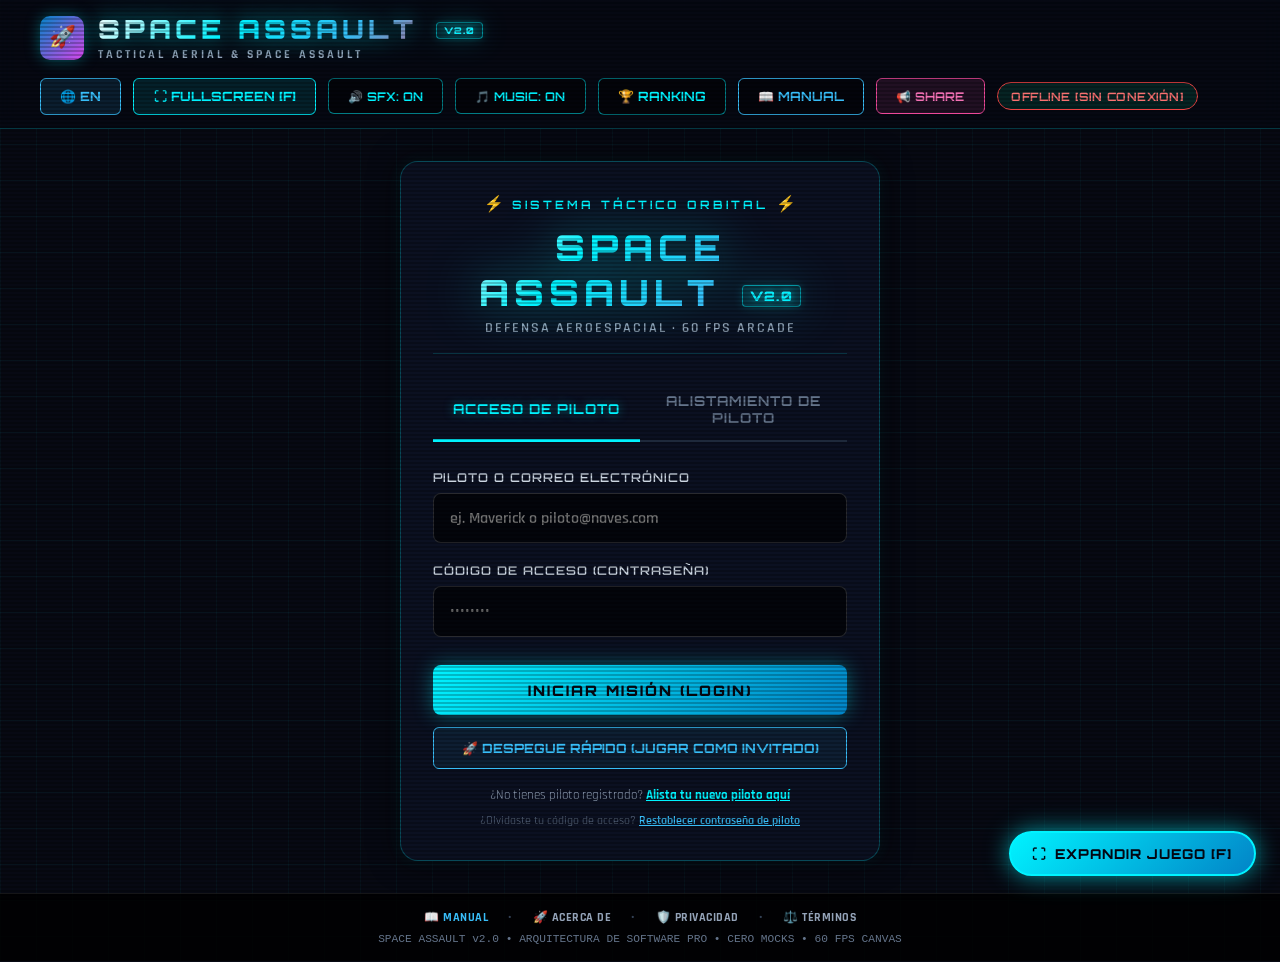
<file: crazygames_build/index.html>
<!DOCTYPE html>
<html lang="en">
<head>
  <meta charset="UTF-8">
  <meta name="viewport" content="width=device-width, initial-scale=1.0">
  <title>Space Assault v2.0 - Tactical Aerial & Space Combat</title>
  
  <!-- External ads completely removed for CrazyGames submission compliance -->

  <!-- Estilos Sci-Fi Arcade 100% autosuficientes (Ruta relativa estática limpia sin query params) -->
  <link rel="stylesheet" href="style.css">

  <!-- CrazyGames HTML5 SDK v3 Oficial (Detección estática inmediata requerida por CrazyGames QA) -->
  <script src="https://sdk.crazygames.com/crazygames-sdk-v3.js"></script>
  <script type="text/javascript">
    window.addEventListener("DOMContentLoaded", async function() {
      if (window.CrazyGames && window.CrazyGames.SDK) {
        try {
          await window.CrazyGames.SDK.init();
          console.log("[CrazyGames SDK v3] Inicializado exitosamente.");
        } catch (e) {
          console.log("[CrazyGames SDK v3] Inicialización en entorno de prueba:", e);
        }
      }
    });
  </script>

  <!-- GameDistribution SDK removed for CrazyGames build -->
</head>
<body>
  <div class="scanlines"></div>

  <!-- Header / Barra Superior -->
  <header class="main-header">
    <div class="header-inner">
      <div class="brand-wrapper">
        <div class="brand-icon">🚀</div>
        <div>
          <h1 class="brand-title">SPACE ASSAULT <span class="game-version-badge">v2.0</span></h1>
          <p class="brand-subtitle">TACTICAL AERIAL & SPACE ASSAULT</p>
        </div>
      </div>

      <div class="header-actions">
        <button id="btn-lang-toggle" class="btn-cyber-outline" style="border-color: #38bdf8; color: #38bdf8; font-weight: 800; background: rgba(56, 189, 248, 0.12);" title="Switch Language / Cambiar Idioma">
          🌐 <span id="current-lang-text">EN</span>
        </button>
        <button id="btn-fullscreen-header" class="btn-cyber-outline" style="border-color: #00f3ff; color: #00f3ff; font-weight: 800; background: rgba(0, 243, 255, 0.1);" title="Toggle Fullscreen (Key F or F11)" data-i18n="btn_fullscreen">
          ⛶ FULLSCREEN [F]
        </button>
        <button id="btn-audio-toggle" class="btn-cyber-outline" style="font-size: 0.75rem;" title="Toggle SFX">
          🔊 SFX: ON
        </button>
        <button id="btn-music-toggle" class="btn-cyber-outline" style="font-size: 0.75rem;" title="Toggle Music">
          🎵 MUSIC: ON
        </button>
        <button id="btn-open-leaderboard" class="btn-cyber-outline" data-i18n="btn_leaderboard">
          🏆 RANKING
        </button>
        <button id="btn-open-help" class="btn-cyber-outline" style="border-color: #38bdf8; color: #38bdf8;" title="Tactical Manual & Architecture" data-i18n="btn_help">
          📖 MANUAL
        </button>
        <button id="btn-open-share" class="btn-cyber-outline" style="border-color: #ec4899; color: #f472b6; font-size: 0.75rem; font-weight: 700; background: rgba(236, 72, 153, 0.12);" title="Share Space Assault" data-i18n="btn_share">
          📢 SHARE
        </button>
        <span id="server-status-badge" class="badge-status" data-i18n="server_online">
          ONLINE [READY]
        </span>
      </div>
    </div>
  </header>

  <!-- Contenido Central -->
  <main class="main-content">

    <!-- Notificador de Alertas -->
    <div id="alert-box" class="alert-box alert-error hidden">
      <span style="font-size: 1.25rem;">⚠️</span>
      <span id="alert-message">Mensaje del sistema</span>
    </div>

    <!-- VISTA 1: Formularios de Login y Registro -->
    <section id="auth-container" class="cyber-card cyber-card-auth hidden">
      <!-- Banner Titular Elegante Space Assault -->
      <div style="text-align: center; margin-bottom: 1.5rem; padding-bottom: 1rem; border-bottom: 1px solid rgba(0, 243, 255, 0.15);">
        <div style="display: inline-flex; align-items: center; gap: 0.5rem; margin-bottom: 0.35rem;">
          <span style="font-size: 1rem; color: #00f3ff;">⚡</span>
          <span style="font-family: 'Orbitron', monospace; font-size: 0.72rem; letter-spacing: 3px; color: #00f3ff; text-transform: uppercase; font-weight: 700;">SISTEMA TÁCTICO ORBITAL</span>
          <span style="font-size: 1rem; color: #00f3ff;">⚡</span>
        </div>
        <h2 style="font-family: 'Orbitron', monospace; font-size: 2.25rem; font-weight: 900; letter-spacing: 5px; text-transform: uppercase; background: linear-gradient(135deg, #ffffff 0%, #00f3ff 35%, #38bdf8 70%, #f43f5e 100%); -webkit-background-clip: text; -webkit-text-fill-color: transparent; filter: drop-shadow(0 0 25px rgba(0, 243, 255, 0.55)); margin: 0.25rem 0;">
          SPACE ASSAULT <span class="game-version-badge" style="font-size: 0.82rem; vertical-align: middle;">v1.7</span>
        </h2>
        <p style="font-family: 'Rajdhani', sans-serif; font-size: 0.9rem; color: #94a3b8; letter-spacing: 2px; font-weight: 600;">
          DEFENSA AEROESPACIAL · 60 FPS ARCADE
        </p>
      </div>

      <div class="tabs-header">
        <button id="tab-login" class="tab-btn active">Acceso de Piloto</button>
        <button id="tab-register" class="tab-btn">Alistamiento de Piloto</button>
      </div>

      <!-- Formulario Login -->
      <form id="form-login">
        <div class="form-group">
          <label class="form-label" for="login-identifier">Piloto o Correo Electrónico</label>
          <input 
            type="text" 
            id="login-identifier" 
            class="form-input" 
            required 
            placeholder="ej. Maverick o piloto@naves.com"
          >
        </div>

        <div class="form-group">
          <label class="form-label" for="login-password">Código de Acceso (Contraseña)</label>
          <input 
            type="password" 
            id="login-password" 
            class="form-input" 
            required 
            placeholder="••••••••"
          >
        </div>

        <button type="submit" class="btn-cyber-primary" style="margin-top: 0.5rem;">
          INICIAR MISIÓN (LOGIN)
        </button>

        <button type="button" id="btn-guest-play" class="btn-cyber-outline" style="border-color: #38bdf8; color: #38bdf8; width: 100%; margin-top: 0.75rem; padding: 0.75rem; font-weight: 800; background: rgba(56, 189, 248, 0.08);" title="Jugar directamente como Cadete Invitado sin registro">
          🚀 DESPEGUE RÁPIDO (JUGAR COMO INVITADO)
        </button>
        <p style="text-align: center; margin-top: 1.15rem; font-size: 0.82rem; color: #94a3b8;">
          ¿No tienes piloto registrado? 
          <a href="javascript:void(0)" id="link-goto-register" style="color: #00f3ff; text-decoration: underline; font-weight: 700; cursor: pointer;">
            Alista tu nuevo piloto aquí
          </a>
        </p>
        <p style="text-align: center; margin-top: 0.5rem; font-size: 0.78rem; color: #64748b;">
          ¿Olvidaste tu código de acceso? 
          <a href="javascript:void(0)" id="link-open-forgot-pwd" style="color: #38bdf8; text-decoration: underline; font-weight: 600; cursor: pointer;">
            Restablecer contraseña de piloto
          </a>
        </p>
      </form>

      <!-- Formulario Registro -->
      <form id="form-register" class="hidden">
        <div class="form-group">
          <label class="form-label" for="reg-username">Identificador de Combate (Piloto)</label>
          <input 
            type="text" 
            id="reg-username" 
            class="form-input" 
            required 
            minlength="3"
            placeholder="ej. starshoulder o Maverick"
          >
        </div>

        <div class="form-group">
          <label class="form-label" for="reg-email">Frecuencia de Correo (Opcional)</label>
          <input 
            type="email" 
            id="reg-email" 
            class="form-input" 
            placeholder="piloto@naves.space (opcional)"
          >
        </div>

        <div class="form-row">
          <div class="form-group">
            <label class="form-label" for="reg-password">Contraseña</label>
            <input 
              type="password" 
              id="reg-password" 
              class="form-input" 
              required 
              minlength="6" 
              placeholder="Mínimo 6 caracteres"
            >
          </div>
          <div class="form-group">
            <label class="form-label" for="reg-password-confirm">Confirmar</label>
            <input 
              type="password" 
              id="reg-password-confirm" 
              class="form-input" 
              required 
              minlength="6" 
              placeholder="Repite contraseña"
            >
          </div>
        </div>

        <button type="submit" class="btn-cyber-secondary" style="margin-top: 0.5rem;">
          COMPLETAR ALISTAMIENTO (CREAR PILOTO)
        </button>
        <p style="text-align: center; margin-top: 1.15rem; font-size: 0.82rem; color: #94a3b8;">
          ¿Ya tienes piloto registrado? 
          <a href="javascript:void(0)" id="link-goto-login" style="color: #ec4899; text-decoration: underline; font-weight: 700; cursor: pointer;">
            Accede al hangar aquí
          </a>
        </p>
      </form>
    </section>

    <!-- VISTA 2: Hangar / Lobby Autenticado -->
    <section id="lobby-container" class="cyber-card">
      <div style="display: flex; justify-content: space-between; align-items: center; border-bottom: 1px solid rgba(255,255,255,0.1); padding-bottom: 1rem; margin-bottom: 1.5rem; flex-wrap: wrap; gap: 1rem;">
        <div>
          <span style="font-size: 0.72rem; color: #34d399; font-family: monospace; letter-spacing: 1px;">● SESIÓN ACTIVA EN BASE DE DATOS SQLITE</span>
          <h2 style="font-family: 'Orbitron', monospace; font-size: 1.75rem; color: #ffffff; margin-top: 0.25rem; letter-spacing: 2px;">SPACE ASSAULT <span class="game-version-badge">v1.7</span> · HANGAR DE COMBATE</h2>
        </div>
        <div style="display: flex; gap: 0.75rem; align-items: center; flex-wrap: wrap;">
          <button id="btn-open-change-password" class="btn-cyber-outline" style="border-color: #38bdf8; color: #38bdf8; font-size: 0.78rem;">
            🔑 CAMBIAR CONTRASEÑA
          </button>
          <button id="btn-open-delete-account" class="btn-cyber-outline" style="border-color: #ef4444; color: #f87171; font-size: 0.78rem;">
            ⚠️ DARSE DE BAJA
          </button>
          <button id="btn-logout" class="btn-cyber-danger">
            CERRAR SESIÓN
          </button>
        </div>
      </div>

      <!-- Tarjetas de datos del piloto -->
      <div style="display: grid; grid-template-columns: repeat(auto-fit, minmax(220px, 1fr)); gap: 1rem; margin-bottom: 1.25rem;">
        <div style="background: rgba(0,0,0,0.5); border: 1px solid #1e293b; border-radius: 10px; padding: 1rem;">
          <p style="font-size: 0.7rem; color: #64748b; font-family: monospace;">INDICATIVO DE PILOTO</p>
          <p id="pilot-name" style="font-size: 1.25rem; font-family: 'Orbitron', monospace; font-weight: bold; color: #00f3ff; margin-top: 0.25rem;">CARGANDO...</p>
        </div>
        <div style="background: rgba(0,0,0,0.5); border: 1px solid #1e293b; border-radius: 10px; padding: 1rem;">
          <p style="font-size: 0.7rem; color: #64748b; font-family: monospace;">FRECUENCIA DE ENLACE</p>
          <p id="pilot-email" style="font-size: 0.95rem; font-family: monospace; color: #cbd5e1; margin-top: 0.5rem; overflow: hidden; text-overflow: ellipsis;">CARGANDO...</p>
        </div>
        <div style="background: rgba(0,0,0,0.5); border: 1px solid #1e293b; border-radius: 10px; padding: 1rem;">
          <p style="font-size: 0.7rem; color: #64748b; font-family: monospace;">FECHA DE ALTA EN BD</p>
          <p id="pilot-joined" style="font-size: 0.95rem; font-family: monospace; color: #34d399; margin-top: 0.5rem;">CARGANDO...</p>
        </div>
      </div>

      <!-- Resumen Estadístico de Carrera Militar en SQLite -->
      <div id="pilot-stats-panel" style="display: grid; grid-template-columns: repeat(auto-fit, minmax(130px, 1fr)); gap: 0.75rem; margin-bottom: 1.75rem;">
        <div style="background: rgba(0,0,0,0.35); border: 1px solid #1e293b; border-radius: 8px; padding: 0.75rem; text-align: center;">
          <p style="font-size: 0.65rem; color: #64748b; font-family: monospace;">MISIONES</p>
          <p id="stat-missions" style="font-size: 1.15rem; font-family: 'Orbitron', monospace; font-weight: bold; color: #38bdf8; margin-top: 0.2rem;">0</p>
        </div>
        <div style="background: rgba(0,0,0,0.35); border: 1px solid #1e293b; border-radius: 8px; padding: 0.75rem; text-align: center;">
          <p style="font-size: 0.65rem; color: #64748b; font-family: monospace;">RÉCORD PUNTOS</p>
          <p id="stat-best-score" style="font-size: 1.15rem; font-family: 'Orbitron', monospace; font-weight: bold; color: #34d399; margin-top: 0.2rem;">0</p>
        </div>
        <div style="background: rgba(0,0,0,0.35); border: 1px solid #1e293b; border-radius: 8px; padding: 0.75rem; text-align: center;">
          <p style="font-size: 0.65rem; color: #64748b; font-family: monospace;">ENEMIGOS ABATIDOS</p>
          <p id="stat-enemies" style="font-size: 1.15rem; font-family: 'Orbitron', monospace; font-weight: bold; color: #f43f5e; margin-top: 0.2rem;">0</p>
        </div>
        <div style="background: rgba(0,0,0,0.35); border: 1px solid #1e293b; border-radius: 8px; padding: 0.75rem; text-align: center;">
          <p style="font-size: 0.65rem; color: #64748b; font-family: monospace;">JEFES DESTRUIDOS</p>
          <p id="stat-bosses" style="font-size: 1.15rem; font-family: 'Orbitron', monospace; font-weight: bold; color: #fbbf24; margin-top: 0.2rem;">0</p>
        </div>
        <div style="background: rgba(0,0,0,0.35); border: 1px solid #1e293b; border-radius: 8px; padding: 0.75rem; text-align: center;">
          <p style="font-size: 0.65rem; color: #64748b; font-family: monospace;">VICTORIAS FINALES</p>
          <p id="stat-victories" style="font-size: 1.15rem; font-family: 'Orbitron', monospace; font-weight: bold; color: #d946ef; margin-top: 0.2rem;">0</p>
        </div>
        <div style="background: rgba(0,0,0,0.35); border: 1px solid #1e293b; border-radius: 8px; padding: 0.75rem; text-align: center;">
          <p style="font-size: 0.65rem; color: #64748b; font-family: monospace;">VIDAS DE COMBATE</p>
          <p id="stat-lives" style="font-size: 1.15rem; font-family: 'Orbitron', monospace; font-weight: bold; color: #f43f5e; margin-top: 0.2rem;">3</p>
        </div>
      </div>

      <!-- Banner Táctico de Reclutamiento / Compartir en Redes -->
      <div class="cyber-share-lobby-banner" style="margin-bottom: 1.5rem; padding: 1.15rem 1.35rem; background: linear-gradient(135deg, rgba(236, 72, 153, 0.12), rgba(15, 23, 42, 0.85)); border: 1px solid rgba(236, 72, 153, 0.35); border-radius: 12px; display: flex; justify-content: space-between; align-items: center; gap: 1rem; flex-wrap: wrap;">
        <div style="display: flex; align-items: center; gap: 0.85rem; max-width: 600px;">
          <div style="font-size: 1.85rem; min-width: 48px; height: 48px; background: rgba(236, 72, 153, 0.15); border: 1px solid rgba(236, 72, 153, 0.4); border-radius: 10px; display: flex; align-items: center; justify-content: center;">
            📡
          </div>
          <div>
            <div style="display: flex; align-items: center; gap: 0.6rem; flex-wrap: wrap;">
              <h4 style="font-family: 'Orbitron', monospace; font-size: 0.95rem; color: #f472b6; font-weight: bold; letter-spacing: 1px; margin: 0;">
                TRANSMISIÓN DE RECLUTAMIENTO · REDES SOCIALES
              </h4>
              <span id="lobby-share-badge" style="font-size: 0.65rem; font-family: monospace; font-weight: 800; padding: 2px 7px; border-radius: 4px; border: 1px solid #10b981; background: rgba(16, 185, 129, 0.2); color: #34d399;">
                🎁 +5 VIDAS DISPONIBLES
              </span>
            </div>
            <p style="font-size: 0.82rem; font-family: 'Rajdhani', sans-serif; font-weight: 600; color: #cbd5e1; margin-top: 0.25rem;">
              Recomienda Space Assault con tus amigos en <b>Facebook, Instagram, X, WhatsApp o Telegram</b> y recibe <b>+5 VIDAS cada 24 horas</b>.
            </p>
          </div>
        </div>
        <button id="btn-lobby-open-share" class="btn-cyber-primary" style="background: linear-gradient(135deg, #ec4899, #8b5cf6); border-color: #ec4899; padding: 0.65rem 1.25rem; font-size: 0.8rem; font-weight: 800; white-space: nowrap;">
          📢 RECLUTAR Y GANAR VIDAS ➔
        </button>
      </div>

      <!-- Banner de despliegue a la selección de nave -->
      <div style="background: linear-gradient(135deg, rgba(2, 132, 199, 0.25), rgba(7, 9, 19, 0.8)); border: 1px solid rgba(0, 243, 255, 0.4); border-radius: 12px; padding: 1.5rem; display: flex; justify-content: space-between; align-items: center; gap: 1rem; flex-wrap: wrap; margin-bottom: 2rem;">
        <div>
          <h3 style="font-family: 'Orbitron', monospace; font-size: 1.15rem; color: #38bdf8; font-weight: bold;">SELECCIÓN DE NAVE Y PREPARACIÓN DE MISIÓN</h3>
          <p style="font-size: 0.85rem; color: #94a3b8; margin-top: 0.35rem;">Elige una de las 5 naves de combate con sus armas personalizadas y habilidades únicas para iniciar la campaña.</p>
        </div>
        <button id="btn-go-to-ships" class="btn-cyber-primary" style="width: auto; padding: 0.85rem 1.75rem;">
          SELECCIONAR NAVE ➔
        </button>
      </div>

      <!-- Verificación JWT -->
      <div style="background: rgba(0,0,0,0.4); border: 1px solid #1e293b; border-radius: 10px; padding: 1rem; font-size: 0.8rem; font-family: monospace; display: flex; flex-direction: column; gap: 0.5rem;">
        <div style="display: flex; justify-content: space-between; align-items: center; flex-wrap: wrap; gap: 0.5rem;">
          <span style="color: #94a3b8;">Verificación criptográfica de token JWT contra SQLite:</span>
          <button id="btn-verify-session" class="btn-cyber-outline" style="padding: 0.35rem 0.85rem; font-size: 0.75rem;">
            Verificar /api/auth/me
          </button>
        </div>
        <div id="verify-result" style="color: #64748b;"></div>
      </div>
    </section>

    <!-- VISTA 3: Selector de las 5 Naves -->
    <section id="ship-select-container" class="cyber-card hidden">
      <div style="display: flex; justify-content: space-between; align-items: center; border-bottom: 1px solid rgba(255,255,255,0.1); padding-bottom: 1rem; margin-bottom: 1.5rem; flex-wrap: wrap; gap: 1rem;">
        <div>
          <h2 style="font-family: 'Orbitron', monospace; font-size: 1.5rem; color: #ffffff;">CATÁLOGO DE NAVES DE COMBATE</h2>
          <p style="font-size: 0.75rem; color: #64748b; font-family: monospace; margin-top: 0.25rem;">SELECCIONA TU VEHÍCULO SEGÚN SU ARMA Y HABILIDAD ESPECIAL</p>
        </div>
        <button id="btn-back-to-lobby" class="btn-cyber-outline">
          ⬅ VOLVER AL HANGAR
        </button>
      </div>

      <div id="ships-grid" class="ships-grid">
        <!-- Renderizado dinámico desde SQLite vía API -->
      </div>
    </section>

    <!-- VISTA 4: Selector de las 5 Fases -->
    <section id="stage-select-container" class="cyber-card hidden">
      <div style="display: flex; justify-content: space-between; align-items: center; border-bottom: 1px solid rgba(255,255,255,0.1); padding-bottom: 1rem; margin-bottom: 1.5rem; flex-wrap: wrap; gap: 1rem;">
        <div>
          <h2 style="font-family: 'Orbitron', monospace; font-size: 1.5rem; color: #ffffff;">MAPA DE OPERACIONES (5 FASES)</h2>
          <p style="font-size: 0.75rem; color: #64748b; font-family: monospace; margin-top: 0.25rem;">DESBLOQUEO SECUENCIAL OBLIGATORIO: DERROTA AL JEFE PREVIO PARA AVANZAR</p>
        </div>
        <button id="btn-back-to-ships" class="btn-cyber-outline">
          ⬅ CAMBIAR DE NAVE
        </button>
      </div>

      <div id="stages-list" style="display: flex; flex-direction: column; gap: 1rem;">
        <!-- Renderizado dinámico según progreso del piloto -->
      </div>
    </section>

    <!-- VISTA 5: Puesto de Combate (Canvas 60 FPS + HUD) -->
    <section id="battle-container" class="battle-wrapper hidden">
      <!-- HUD Táctico Superior -->
      <div class="hud-bar">
        <!-- Salud, Nave y Fase Actual -->
        <div style="min-width: 150px;">
          <div style="display: flex; justify-content: space-between; align-items: center; font-size: 0.65rem; font-family: monospace; color: #94a3b8; margin-bottom: 0.25rem; gap: 0.5rem;">
            <div style="display: flex; align-items: center; gap: 0.35rem; overflow: hidden;">
              <span id="hud-ship-name" style="color: #38bdf8; font-weight: bold; overflow: hidden; text-overflow: ellipsis; white-space: nowrap;">NAVE</span>
              <span id="hud-stage-badge" style="font-family: 'Orbitron', monospace; font-size: 0.62rem; color: #fbbf24; font-weight: 800; border: 1px solid rgba(251, 191, 36, 0.4); padding: 1px 5px; border-radius: 3px; background: rgba(251, 191, 36, 0.15); white-space: nowrap;">FASE 1</span>
            </div>
            <span id="hud-health-text" style="color: #34d399; font-weight: bold;">100 / 100</span>
          </div>
          <div style="width: 100%; height: 10px; background: #0f172a; border-radius: 9999px; overflow: hidden; border: 1px solid #334155;">
            <div id="hud-health-bar" style="height: 100%; width: 100%; background: linear-gradient(90deg, #10b981, #00f3ff); transition: width 0.15s ease;"></div>
          </div>
        </div>

        <!-- Vidas de Combate del Jugador (5 Vidas Base + Bonos) -->
        <div style="text-align: center; min-width: 75px;">
          <span style="display: block; font-size: 0.62rem; font-family: monospace; color: #64748b; text-transform: uppercase;">VIDAS</span>
          <div style="display: flex; align-items: center; justify-content: center; gap: 0.3rem;">
            <span style="font-size: 0.95rem; filter: drop-shadow(0 0 6px rgba(244,63,94,0.7));">❤️</span>
            <span id="hud-lives-count" style="font-family: 'Orbitron', monospace; font-size: 1rem; font-weight: 900; color: #f43f5e; text-shadow: 0 0 8px rgba(244,63,94,0.6);">3</span>
          </div>
        </div>

        <!-- Nivel de Armas y Escudo de Mejora -->
        <div style="text-align: center;">
          <span style="display: block; font-size: 0.62rem; font-family: monospace; color: #64748b; text-transform: uppercase;">POTENCIA ARMAS</span>
          <span id="hud-weapon-level" style="font-family: 'Orbitron', monospace; font-size: 0.78rem; font-weight: bold; color: #38bdf8;">NV 1</span>
        </div>

        <!-- Bombas Tácticas de Pantalla Completa -->
        <div>
          <button id="btn-hud-bomb" class="btn-cyber-outline" style="padding: 0.28rem 0.65rem; font-size: 0.72rem; border-color: #f43f5e; color: #fda4af; display: flex; align-items: center; gap: 0.35rem;" title="Lanzar Bomba Táctica (Tecla B)">
            <span>💣 BOMBAS:</span>
            <span id="hud-bombs-count" style="font-family: 'Orbitron', monospace; font-weight: bold; color: #ffffff;">1</span>
            <span style="font-size: 0.62rem; color: #f43f5e; border: 1px solid rgba(244,63,94,0.4); padding: 1px 4px; border-radius: 3px;">[B]</span>
          </button>
        </div>

        <!-- Habilidad Especial -->
        <div style="text-align: center;">
          <span style="display: block; font-size: 0.62rem; font-family: monospace; color: #64748b; text-transform: uppercase;">HABILIDAD ESPECIAL</span>
          <span id="hud-special-status" style="font-family: 'Orbitron', monospace; font-size: 0.78rem; font-weight: bold; color: #34d399;">LISTO [E / SHIFT]</span>
        </div>

        <!-- Puntuación y Progreso -->
        <div style="display: flex; align-items: center; gap: 1rem;">
          <div style="text-align: right;">
            <span style="display: block; font-size: 0.62rem; font-family: monospace; color: #64748b; text-transform: uppercase;">PUNTUACIÓN</span>
            <span id="hud-score-text" style="font-family: 'Orbitron', monospace; font-size: 1.1rem; font-weight: bold; color: #38bdf8;">0</span>
          </div>

          <div style="min-width: 125px;">
            <div style="display: flex; justify-content: space-between; align-items: center; font-size: 0.62rem; font-family: monospace; color: #64748b;">
              <span>MISIÓN</span>
              <span id="hud-progress-pct" style="color: #38bdf8; font-weight: bold;">0%</span>
            </div>
            <div style="position: relative; width: 100%; height: 9px; background: #0f172a; border-radius: 9999px; overflow: hidden; border: 1px solid #334155; margin-top: 2px;">
              <div id="hud-stage-progress" style="height: 100%; width: 0%; background: linear-gradient(90deg, #38bdf8, #d946ef); transition: width 0.2s ease;"></div>
              <!-- Marca Sublíder al 40% -->
              <div style="position: absolute; left: 40%; top: 0; bottom: 0; width: 2px; background: #fbbf24; z-index: 2;" title="Sublíder de Fase (40%)"></div>
              <!-- Marca Boss Final al 85% -->
              <div style="position: absolute; left: 85%; top: 0; bottom: 0; width: 2px; background: #ff0055; z-index: 2;" title="Jefe Final de Área (85%)"></div>
            </div>
          </div>

          <button id="btn-battle-fullscreen" class="btn-cyber-outline" style="padding: 0.35rem 0.75rem; font-size: 0.75rem;" title="Alternar Pantalla Completa (Tecla F)">
            ⛶ PANTALLA COMPLETA [F]
          </button>

          <button id="btn-exit-battle" class="btn-cyber-danger" style="padding: 0.35rem 0.75rem;">
            ABORTAR
          </button>
        </div>
      </div>

      <!-- Pantalla Canvas del Juego -->
      <div class="canvas-container" style="position: relative;">
        <canvas id="game-canvas" width="800" height="600"></canvas>

        <!-- Overlay de Controles Táctiles para Móviles / Tablets -->
        <div id="mobile-touch-controls" class="mobile-touch-overlay">
          <!-- Botón Táctil Bomba (Abajo Izquierda) -->
          <button id="btn-touch-bomb" class="touch-action-btn touch-bomb-btn" type="button" title="Lanzar Bomba Táctica [B]">
            <span class="touch-btn-icon">💣</span>
            <span class="touch-btn-label">BOMBA</span>
            <span id="touch-bomb-badge" class="touch-btn-badge">1</span>
          </button>

          <!-- Botón Táctil Habilidad Especial (Abajo Derecha) -->
          <button id="btn-touch-special" class="touch-action-btn touch-special-btn" type="button" title="Activar Habilidad Especial [E]">
            <span class="touch-btn-icon">⚡</span>
            <span class="touch-btn-label">ESPECIAL</span>
            <span id="touch-special-badge" class="touch-btn-badge">LISTO</span>
          </button>

          <!-- Botón Táctil Pausa (Arriba Derecha) -->
          <button id="btn-touch-pause" class="touch-action-btn touch-pause-btn" type="button" title="Pausar Combate [P]">
            <span class="touch-btn-icon">⏸️</span>
          </button>
        </div>
      </div>

      <!-- Consejos de Control Multiplataforma -->
      <div style="margin-top: 0.75rem; display: flex; justify-content: center; gap: 1.25rem; font-size: 0.72rem; font-family: monospace; color: #64748b; flex-wrap: wrap; text-align: center;">
        <span>🎮 <b>WASD / Flechas / Ratón:</b> Mover</span>
        <span>🔥 <b>Espacio / Clic:</b> Disparar</span>
        <span>⚡ <b>Tecla E:</b> Habilidad</span>
        <span>💣 <b>Tecla B:</b> Bomba</span>
        <span>📱 <b>Móvil / Touch:</b> Desliza el dedo para mover (Disparo automático al tocar)</span>
        <span>⛶ <b>Tecla F:</b> Pantalla Completa</span>
      </div>
    </section>

  </main>

  <!-- MODAL: Leaderboard Mundial (SQLite) -->
  <div id="leaderboard-modal" class="modal-overlay hidden">
    <div class="modal-box">
      <div style="display: flex; justify-content: space-between; align-items: center; border-bottom: 1px solid rgba(255,255,255,0.1); padding-bottom: 0.75rem; margin-bottom: 1rem;">
        <h3 style="font-family: 'Orbitron', monospace; font-size: 1.15rem; color: #ffffff;">🏆 TABLA DE CLASIFICACIÓN MUNDIAL</h3>
        <button id="btn-close-leaderboard" style="background: none; border: none; color: #64748b; font-size: 1.25rem; cursor: pointer;">✕</button>
      </div>
      <div style="overflow-x: auto; max-height: 380px;">
        <table style="width: 100%; border-collapse: collapse; text-align: left; font-size: 0.8rem; font-family: monospace;">
          <thead>
            <tr style="border-bottom: 1px solid #1e293b; color: #94a3b8;">
              <th style="padding: 0.5rem;">POS</th>
              <th style="padding: 0.5rem;">PILOTO</th>
              <th style="padding: 0.5rem;">NAVE</th>
              <th style="padding: 0.5rem;">PUNTUACIÓN</th>
              <th style="padding: 0.5rem;">ALCANCE</th>
            </tr>
          </thead>
          <tbody id="leaderboard-body">
            <!-- Filas dinámicas -->
          </tbody>
        </table>
      </div>
    </div>
  </div>

  <!-- MODAL: Manual Táctico y Arquitectura Desplegable -->
  <div id="help-modal" class="modal-overlay hidden">
    <div class="modal-box" style="max-width: 920px; width: 95%; max-height: 88vh; display: flex; flex-direction: column; border-color: #38bdf8; box-shadow: 0 0 50px rgba(56, 189, 248, 0.35); padding: 1.25rem;">
      <div style="display: flex; justify-content: space-between; align-items: center; border-bottom: 1px solid rgba(56, 189, 248, 0.3); padding-bottom: 0.75rem; margin-bottom: 0.85rem; flex-wrap: wrap; gap: 0.5rem;">
        <div style="display: flex; align-items: center; gap: 0.5rem;">
          <span style="font-size: 1.35rem;">📖</span>
          <div>
            <h3 style="font-family: 'Orbitron', monospace; font-size: 1.15rem; color: #38bdf8; font-weight: bold; letter-spacing: 1px;">
              MANUAL TÁCTICO & ARQUITECTURA
            </h3>
            <p style="font-size: 0.68rem; color: #94a3b8; font-family: monospace;">GUÍA OFICIAL DE PILOTAJE, ARMAS, NAVEGACIÓN Y TECNOLOGÍA</p>
          </div>
        </div>
        <div style="display: flex; align-items: center; gap: 0.75rem;">
          <a href="./manual.html" target="_blank" class="btn-cyber-outline" style="font-size: 0.72rem; padding: 0.3rem 0.75rem; text-decoration: none; border-color: #38bdf8; color: #38bdf8;">
            ⛶ ABRIR EN OTRA PESTAÑA
          </a>
          <button id="btn-close-help" style="background: none; border: none; color: #94a3b8; font-size: 1.5rem; cursor: pointer; line-height: 1; padding: 0 0.4rem;">✕</button>
        </div>
      </div>

      <!-- Lector de Manual Integrado -->
      <div style="flex: 1; min-height: 520px; border-radius: 8px; border: 1px solid #1e293b; overflow: hidden; background: #090d16;">
        <iframe src="./manual.html" style="width: 100%; height: 100%; min-height: 520px; border: none; display: block;" title="Manual Táctico del Juego"></iframe>
      </div>
    </div>
  </div>

  <!-- MODAL: Cambio de Contraseña de Piloto -->
  <div id="change-password-modal" class="modal-overlay hidden">
    <div class="modal-box" style="max-width: 440px; border-color: #38bdf8; box-shadow: 0 0 45px rgba(56, 189, 248, 0.35);">
      <div style="display: flex; justify-content: space-between; align-items: center; border-bottom: 1px solid rgba(56, 189, 248, 0.3); padding-bottom: 0.75rem; margin-bottom: 1.25rem;">
        <h3 style="font-family: 'Orbitron', monospace; font-size: 1.15rem; color: #38bdf8; font-weight: bold; letter-spacing: 1px;">
          🔑 CAMBIO DE CONTRASEÑA
        </h3>
        <button id="btn-close-change-pwd" style="background: none; border: none; color: #94a3b8; font-size: 1.4rem; cursor: pointer;">✕</button>
      </div>

      <form id="form-change-password" style="display: flex; flex-direction: column; gap: 1rem; text-align: left;">
        <div id="change-pwd-alert" class="hidden" style="padding: 0.65rem 0.85rem; border-radius: 6px; font-size: 0.8rem; font-family: monospace;"></div>

        <div>
          <label style="display: block; font-size: 0.72rem; font-family: monospace; color: #94a3b8; margin-bottom: 0.35rem;">
            CONTRASEÑA ACTUAL
          </label>
          <input type="password" id="input-curr-pwd" required placeholder="Tu clave actual..." class="input-cyber" style="width: 100%; padding: 0.65rem; background: #0b1120; border: 1px solid #334155; border-radius: 6px; color: #fff; font-family: monospace;">
        </div>

        <div>
          <label style="display: block; font-size: 0.72rem; font-family: monospace; color: #94a3b8; margin-bottom: 0.35rem;">
            NUEVA CONTRASEÑA (MÍNIMO 6 CARACTERES)
          </label>
          <input type="password" id="input-new-pwd" required minlength="6" placeholder="Nueva clave segura..." class="input-cyber" style="width: 100%; padding: 0.65rem; background: #0b1120; border: 1px solid #334155; border-radius: 6px; color: #fff; font-family: monospace;">
        </div>

        <div>
          <label style="display: block; font-size: 0.72rem; font-family: monospace; color: #94a3b8; margin-bottom: 0.35rem;">
            CONFIRMAR NUEVA CONTRASEÑA
          </label>
          <input type="password" id="input-confirm-pwd" required minlength="6" placeholder="Repite la nueva clave..." class="input-cyber" style="width: 100%; padding: 0.65rem; background: #0b1120; border: 1px solid #334155; border-radius: 6px; color: #fff; font-family: monospace;">
        </div>

        <div style="display: flex; gap: 0.75rem; margin-top: 0.5rem;">
          <button type="button" id="btn-cancel-change-pwd" class="btn-cyber-outline" style="flex: 1; padding: 0.7rem;">
            CANCELAR
          </button>
          <button type="submit" id="btn-submit-change-pwd" class="btn-cyber-primary" style="flex: 1.5; padding: 0.7rem;">
            ACTUALIZAR CLAVE ➔
          </button>
        </div>
      </form>
    </div>
  </div>

  <!-- MODAL: Darse de Baja Voluntaria de Piloto -->
  <div id="delete-account-modal" class="modal-overlay hidden">
    <div class="modal-box" style="max-width: 440px; border-color: #ef4444; box-shadow: 0 0 45px rgba(239, 68, 68, 0.35);">
      <div style="display: flex; justify-content: space-between; align-items: center; border-bottom: 1px solid rgba(239, 68, 68, 0.3); padding-bottom: 0.75rem; margin-bottom: 1.25rem;">
        <h3 style="font-family: 'Orbitron', monospace; font-size: 1.15rem; color: #ef4444; font-weight: bold; letter-spacing: 1px;">
          ⚠️ DARSE DE BAJA
        </h3>
        <button id="btn-close-delete-acc" style="background: none; border: none; color: #94a3b8; font-size: 1.4rem; cursor: pointer;">✕</button>
      </div>

      <p style="font-size: 0.8rem; font-family: monospace; color: #cbd5e1; margin-bottom: 1rem; line-height: 1.4;">
        Esta acción es voluntaria y permanente. Se eliminará tu ficha de piloto, tus marcas en el ranking y tus fases desbloqueadas.
      </p>

      <form id="form-delete-account" style="display: flex; flex-direction: column; gap: 1rem; text-align: left;">
        <div id="delete-acc-alert" class="hidden" style="padding: 0.65rem 0.85rem; border-radius: 6px; font-size: 0.8rem; font-family: monospace;"></div>

        <div>
          <label style="display: block; font-size: 0.72rem; font-family: monospace; color: #94a3b8; margin-bottom: 0.35rem;">
            CONFIRMA TU CONTRASEÑA ACTUAL
          </label>
          <input type="password" id="input-del-acc-pwd" required placeholder="Introduce tu clave..." class="input-cyber" style="width: 100%; padding: 0.65rem; background: #0b1120; border: 1px solid #ef4444; border-radius: 6px; color: #fff; font-family: monospace;">
        </div>

        <div style="display: flex; gap: 0.75rem; margin-top: 0.5rem;">
          <button type="button" id="btn-cancel-delete-acc" class="btn-cyber-outline" style="flex: 1; padding: 0.7rem;">
            CANCELAR
          </button>
          <button type="submit" id="btn-submit-delete-acc" class="btn-cyber-danger" style="flex: 1.5; padding: 0.7rem;">
            CONFIRMAR BAJA ✕
          </button>
        </div>
      </form>
    </div>
  </div>

  <!-- MODAL: Restablecer Contraseña Olvidada -->
  <div id="forgot-password-modal" class="modal-overlay hidden">
    <div class="modal-box" style="max-width: 440px; border-color: #38bdf8; box-shadow: 0 0 45px rgba(56, 189, 248, 0.35);">
      <div style="display: flex; justify-content: space-between; align-items: center; border-bottom: 1px solid rgba(56, 189, 248, 0.3); padding-bottom: 0.75rem; margin-bottom: 1.25rem;">
        <h3 style="font-family: 'Orbitron', monospace; font-size: 1.15rem; color: #38bdf8; font-weight: bold; letter-spacing: 1px;">
          🔄 RECUPERACIÓN DE ACCESO
        </h3>
        <button id="btn-close-forgot-pwd" style="background: none; border: none; color: #94a3b8; font-size: 1.4rem; cursor: pointer;">✕</button>
      </div>

      <p style="font-size: 0.8rem; font-family: monospace; color: #cbd5e1; margin-bottom: 1rem; line-height: 1.4;">
        Introduce tu indicativo de piloto y el correo registrado para asignar una nueva contraseña de combate.
      </p>

      <form id="form-forgot-password" style="display: flex; flex-direction: column; gap: 1rem; text-align: left;">
        <div id="forgot-pwd-alert" class="hidden" style="padding: 0.65rem 0.85rem; border-radius: 6px; font-size: 0.8rem; font-family: monospace;"></div>

        <div>
          <label style="display: block; font-size: 0.72rem; font-family: monospace; color: #94a3b8; margin-bottom: 0.35rem;">
            INDICATIVO DE PILOTO
          </label>
          <input type="text" id="input-forgot-user" required placeholder="ej. starshoulder" class="input-cyber" style="width: 100%; padding: 0.65rem; background: #0b1120; border: 1px solid #334155; border-radius: 6px; color: #fff; font-family: monospace;">
        </div>

        <div>
          <label style="display: block; font-size: 0.72rem; font-family: monospace; color: #94a3b8; margin-bottom: 0.35rem;">
            CORREO REGISTRADO
          </label>
          <input type="email" id="input-forgot-email" required placeholder="ej. josedavidmontesino@gmail.com" class="input-cyber" style="width: 100%; padding: 0.65rem; background: #0b1120; border: 1px solid #334155; border-radius: 6px; color: #fff; font-family: monospace;">
        </div>

        <div>
          <label style="display: block; font-size: 0.72rem; font-family: monospace; color: #94a3b8; margin-bottom: 0.35rem;">
            NUEVA CONTRASEÑA (MÍNIMO 6 CARACTERES)
          </label>
          <input type="password" id="input-forgot-newpwd" required minlength="6" placeholder="Introduce tu nueva contraseña..." class="input-cyber" style="width: 100%; padding: 0.65rem; background: #0b1120; border: 1px solid #334155; border-radius: 6px; color: #fff; font-family: monospace;">
        </div>

        <div style="display: flex; gap: 0.75rem; margin-top: 0.5rem;">
          <button type="button" id="btn-cancel-forgot-pwd" class="btn-cyber-outline" style="flex: 1; padding: 0.7rem;">
            CANCELAR
          </button>
          <button type="submit" id="btn-submit-forgot-pwd" class="btn-cyber-primary" style="flex: 1.5; padding: 0.7rem;">
            GUARDAR CLAVE ➔
          </button>
        </div>
      </form>
    </div>
  </div>

  <!-- MODAL: Game Over -->
  <div id="game-over-modal" class="modal-overlay hidden">
    <div class="modal-box modal-gameover">
      <h3 style="font-family: 'Orbitron', monospace; font-size: 1.85rem; color: #ef4444; font-weight: 900; letter-spacing: 2px;">MISIÓN FALLIDA</h3>
      <p style="font-size: 0.75rem; font-family: monospace; color: #f87171; margin-top: 0.25rem; font-weight: bold;">💀 VIDAS AGOTADAS · CAMPAÑA REINICIADA DESDE FASE 1</p>

      <div style="margin: 1.5rem 0; padding: 1rem; background: rgba(0,0,0,0.5); border: 1px solid #1e293b; border-radius: 10px; font-family: monospace; font-size: 0.85rem; display: flex; flex-direction: column; gap: 0.5rem;">
        <div style="display: flex; justify-content: space-between;">
          <span style="color: #94a3b8;">Vidas Restantes:</span>
          <span style="color: #ef4444; font-weight: bold;">0 ❤️ (Agotadas)</span>
        </div>
        <div style="display: flex; justify-content: space-between;">
          <span style="color: #94a3b8;">Puntuación Final:</span>
          <span id="go-score" style="color: #38bdf8; font-weight: bold;">0</span>
        </div>
        <div style="display: flex; justify-content: space-between;">
          <span style="color: #94a3b8;">Enemigos Destruidos:</span>
          <span id="go-enemies" style="color: #ffffff; font-weight: bold;">0</span>
        </div>
        <div style="display: flex; justify-content: space-between;">
          <span style="color: #94a3b8;">Jefes Derrotados:</span>
          <span id="go-bosses" style="color: #ec4899; font-weight: bold;">0</span>
        </div>
        <p style="font-size: 0.7rem; color: #94a3b8; margin-top: 0.5rem;">⚠️ Al perder todas tus vidas, el progreso y armamento se reinician al principio.</p>
      </div>

      <!-- Opción Recompensada Voluntaria: Revivir con escudo al 100% -->
      <a id="btn-revive-rewarded" href="#revive-lives" class="btn-cyber-primary" style="background: linear-gradient(135deg, #059669, #10b981); border-color: #34d399; color: #ffffff; width: 100%; margin-bottom: 0.75rem; padding: 0.85rem; display: flex; align-items: center; justify-content: center; gap: 0.6rem; font-size: 0.88rem; font-weight: 900; box-shadow: 0 0 25px rgba(16, 185, 129, 0.4); cursor: pointer; text-decoration: none;" title="Ver anuncio voluntario para revivir con escudo al 100% y +2 vidas de rescate">
        <span>⚡</span> <span>REVIVIR NAVE CON ESCUDO AL 100% (+2 VIDAS)</span>
      </a>

      <div style="display: flex; gap: 0.75rem;">
        <button id="btn-restart-gameover" class="btn-cyber-primary" style="flex: 1; padding: 0.75rem;">
          🔄 REINICIAR DESDE FASE 1
        </button>
        <button id="btn-hangar-gameover" class="btn-cyber-outline" style="flex: 1; padding: 0.75rem;">
          HANGAR
        </button>
      </div>

      <button id="btn-share-gameover" class="btn-cyber-outline" style="border-color: #00f3ff; color: #00f3ff; width: 100%; margin-top: 0.75rem; padding: 0.65rem; display: flex; align-items: center; justify-content: center; gap: 0.5rem; font-size: 0.8rem; font-weight: 800; background: rgba(0, 243, 255, 0.08);" title="Compartir puntuación y desafiar amigos en redes">
        <span>📢</span> COMPARTIR MI RÉCORD Y DESAFIAR AMIGOS
      </button>
    </div>
  </div>

  <!-- MODAL: Victoria de Fase -->
  <div id="victory-modal" class="modal-overlay hidden">
    <div class="modal-box modal-victory" style="max-width: 580px;">
      <h3 id="vic-title" style="font-family: 'Orbitron', monospace; font-size: 1.85rem; color: #10b981; font-weight: 900; letter-spacing: 2px;">¡VICTORIA EN COMBATE!</h3>
      <p id="vic-stage" style="font-size: 0.75rem; font-family: monospace; color: #38bdf8; margin-top: 0.25rem; font-weight: bold;">FASE SUPERADA</p>

      <!-- Epílogo de Campaña (Solo visible al superar Fase 5) -->
      <div id="vic-epilogue-box" class="hidden" style="margin: 1.25rem 0; padding: 1.2rem; background: linear-gradient(135deg, rgba(16, 185, 129, 0.2), rgba(15, 23, 42, 0.85)); border: 1px solid #10b981; border-radius: 10px; text-align: left;">
        <span style="font-size: 0.72rem; font-family: 'Orbitron', monospace; color: #fbbf24; font-weight: bold; letter-spacing: 1px;">
          🎖️ TRANSMISIÓN DEL ALTO MANDO DE LA FEDERACIÓN:
        </span>
        <p style="font-size: 0.88rem; font-family: 'Rajdhani', sans-serif; font-weight: 600; color: #f8fafc; line-height: 1.5; margin-top: 0.5rem;">
          ¡Comandante, hazaña legendaria! Con la aniquilación del Super-Dreadnought 'Goliath Titán' y la caída del General Vektor, la red satelital de subyugación ha colapsado. Los cielos de América y el planeta entero están libres. Tu nombre queda inscrito como el As Definitivo en los anales de la historia.
        </p>
        <div style="margin-top: 0.75rem; display: flex; align-items: center; gap: 0.5rem; color: #34d399; font-size: 0.75rem; font-family: monospace; font-weight: bold;">
          <span>⭐ CONDECORACIÓN OTORGADA: CRUZ SUPREMA DE VICTORIA</span>
        </div>
      </div>

      <div style="margin: 1.25rem 0; padding: 1rem; background: rgba(0,0,0,0.5); border: 1px solid #1e293b; border-radius: 10px; font-family: monospace; font-size: 0.85rem; display: flex; flex-direction: column; gap: 0.5rem;">
        <div style="display: flex; justify-content: space-between;">
          <span style="color: #94a3b8;">Puntos de Batalla:</span>
          <span id="vic-score" style="color: #34d399; font-weight: bold;">0</span>
        </div>
        <div style="display: flex; justify-content: space-between;">
          <span style="color: #94a3b8;">Bajas Hostiles:</span>
          <span id="vic-enemies" style="color: #ffffff; font-weight: bold;">0</span>
        </div>
        <div style="display: flex; justify-content: space-between;">
          <span style="color: #94a3b8;">Jefes Neutralizados:</span>
          <span id="vic-bosses" style="color: #ec4899; font-weight: bold;">0</span>
        </div>
        <div id="vic-lives-bonus-box" style="display: flex; justify-content: space-between; align-items: center; background: rgba(16, 185, 129, 0.15); border: 1px solid rgba(16, 185, 129, 0.4); padding: 0.5rem 0.75rem; border-radius: 6px; margin-top: 0.25rem;">
          <span style="color: #34d399; font-weight: bold; font-size: 0.8rem;">🎁 Recompensa de Área:</span>
          <span id="vic-lives-reward-text" style="color: #34d399; font-weight: 800; font-family: monospace;">+1 VIDA EXTRA CONCEDIDA</span>
        </div>
        <p id="vic-unlocked-msg" style="font-size: 0.7rem; color: #34d399; margin-top: 0.5rem;">✔ Siguiente fase desbloqueada en SQLite.</p>
      </div>

      <div style="display: flex; gap: 0.75rem;">
        <a id="btn-next-victory" href="#next-stage" class="btn-cyber-primary" style="flex: 1; padding: 0.75rem; text-align: center; text-decoration: none; display: flex; align-items: center; justify-content: center; cursor: pointer;">
          SIGUIENTE FASE ➔
        </a>
        <button id="btn-hangar-victory" class="btn-cyber-outline" style="flex: 1; padding: 0.75rem;">
          HANGAR
        </button>
      </div>

      <button id="btn-share-victory" class="btn-cyber-outline" style="border-color: #10b981; color: #34d399; width: 100%; margin-top: 0.75rem; padding: 0.65rem; display: flex; align-items: center; justify-content: center; gap: 0.5rem; font-size: 0.8rem; font-weight: 800; background: rgba(16, 185, 129, 0.1);" title="Compartir victoria en redes sociales">
        <span>🏆</span> COMPARTIR MI VICTORIA EN REDES SOCIALES
      </button>
    </div>
  </div>

  <!-- MODAL: Centro de Comunicaciones Tácticas // Recomendar en Redes Sociales -->
  <div id="share-modal" class="modal-overlay hidden">
    <div class="modal-box modal-box-share">
      <!-- Encabezado del Modal -->
      <div style="display: flex; justify-content: space-between; align-items: flex-start; border-bottom: 1px solid rgba(236, 72, 153, 0.35); padding-bottom: 0.85rem; margin-bottom: 1rem;">
        <div>
          <div style="display: flex; align-items: center; gap: 0.5rem;">
            <span style="font-size: 1.25rem;">📡</span>
            <h3 style="font-family: 'Orbitron', monospace; font-size: 1.15rem; color: #f472b6; font-weight: 900; letter-spacing: 1px; margin: 0;">
              RECLUTAMIENTO & DIFUSIÓN
            </h3>
          </div>
          <span id="share-context-badge" style="display: inline-block; font-size: 0.65rem; font-family: monospace; font-weight: bold; padding: 2px 8px; border-radius: 4px; border: 1px solid rgba(0, 243, 255, 0.4); background: rgba(0, 243, 255, 0.12); color: #00f3ff; margin-top: 0.4rem; letter-spacing: 0.5px;">
            📡 RECLUTAMIENTO DE PILOTOS DE LA FEDERACIÓN
          </span>
        </div>
        <button id="btn-close-share" style="background: none; border: none; color: #94a3b8; font-size: 1.4rem; cursor: pointer; padding: 0.2rem 0.5rem; line-height: 1;" title="Cerrar ventana">✕</button>
      </div>

      <!-- Alerta de Bono Táctico (Gamificación) -->
      <div id="share-bonus-alert" class="hidden" style="margin-bottom: 1rem; padding: 0.65rem 0.85rem; border-radius: 8px; background: rgba(16, 185, 129, 0.15); border: 1px solid rgba(16, 185, 129, 0.5); color: #34d399; font-size: 0.78rem; font-family: monospace; font-weight: bold; text-align: center;">
        🎖️ ¡TRANSMISIÓN ENVIADA! Moral de combate y condecoración otorgada.
      </div>

      <!-- Previsualización / Edición del Mensaje -->
      <div class="share-message-box">
        <div style="display: flex; justify-content: space-between; align-items: center; margin-bottom: 0.4rem; font-size: 0.68rem; font-family: monospace; color: #38bdf8;">
          <span>TRANSMISIÓN DE COMBATE (EDITABLE)</span>
          <span style="color: #64748b;">PERSONALIZABLE</span>
        </div>
        <textarea id="share-custom-text" class="share-textarea" placeholder="Escribe tu mensaje para redes..."></textarea>
      </div>

      <!-- Grid de Redes Sociales -->
      <div class="social-share-grid">
        <!-- X / Twitter -->
        <button id="btn-share-x" class="social-btn social-btn-x" title="Compartir en X / Twitter">
          <span style="font-size: 1.1rem; font-weight: 900;">𝕏</span>
          <span>POSTEAR</span>
        </button>

        <!-- WhatsApp -->
        <button id="btn-share-whatsapp" class="social-btn social-btn-wa" title="Enviar por WhatsApp">
          <span style="font-size: 1.1rem;">💬</span>
          <span>WHATSAPP</span>
        </button>

        <!-- Facebook -->
        <button id="btn-share-facebook" class="social-btn social-btn-fb" title="Compartir en Facebook">
          <span style="font-size: 1.1rem; font-weight: 900;">f</span>
          <span>FACEBOOK</span>
        </button>

        <!-- Telegram -->
        <button id="btn-share-telegram" class="social-btn social-btn-tg" title="Compartir en Telegram">
          <span style="font-size: 1.1rem;">✈️</span>
          <span>TELEGRAM</span>
        </button>

        <!-- Instagram / Threads (Copiar Ficha) -->
        <button id="btn-share-instagram" class="social-btn social-btn-ig" title="Copiar Ficha Táctica para Historias de Instagram o Threads" style="grid-column: span 2;">
          <span style="font-size: 1.1rem;">📸</span>
          <span>HISTORIA INSTAGRAM / THREADS</span>
        </button>

        <!-- Botón Compartir Nativo (Móvil / Web Share) -->
        <button id="btn-share-native" class="social-btn social-btn-native" style="display: none;" title="Abrir menú de compartir de tu móvil">
          <span style="font-size: 1.15rem;">📱</span>
          <span>COMPARTIR DESDE TU DISPOSITIVO (TODAS LAS APPS)</span>
        </button>
      </div>

      <!-- Copia Rápida de Enlace Directo -->
      <div style="margin-top: 0.5rem;">
        <span style="display: block; font-size: 0.68rem; font-family: monospace; color: #64748b; margin-bottom: 0.35rem; text-transform: uppercase;">
          ENLACE DIRECTO AL JUEGO
        </span>
        <div class="share-copy-bar">
          <input type="text" id="share-url-input" class="share-copy-input" readonly value="https://space-assault.onrender.com">
          <button id="btn-copy-share-url" class="btn-cyber-outline" style="padding: 0.45rem 1rem; font-size: 0.75rem; font-weight: bold; white-space: nowrap; border-color: #00f3ff; color: #00f3ff;">
            📋 COPIAR ENLACE
          </button>
        </div>
      </div>
    </div>
  </div>


  <!-- MODAL: Briefing Táctico de Misión y Lore Coherente -->
  <div id="briefing-modal" class="modal-overlay hidden">
    <div class="modal-box modal-box-briefing" style="border-color: #00f3ff; box-shadow: 0 0 45px rgba(0, 243, 255, 0.35); max-width: 760px; max-height: 90vh; display: flex; flex-direction: column; padding: 1.25rem 1.5rem; overflow: hidden;">
      
      <!-- Encabezado Fijo Superior (No se pierde al scrollear) -->
      <div style="display: flex; justify-content: space-between; align-items: center; border-bottom: 1px solid rgba(0, 243, 255, 0.3); padding-bottom: 0.65rem; margin-bottom: 0.85rem; flex-shrink: 0;">
        <div>
          <span id="briefing-classification" style="font-size: 0.7rem; font-family: monospace; color: #34d399; letter-spacing: 1px; font-weight: bold;">
            CLASIFICACIÓN MILITAR DE COMBATE
          </span>
          <h3 id="briefing-operation-title" style="font-family: 'Orbitron', monospace; font-size: 1.35rem; color: #00f3ff; font-weight: bold; margin-top: 0.2rem;">
            OPERACIÓN MILITAR
          </h3>
        </div>
        <span id="briefing-threat-level" style="padding: 0.35rem 0.85rem; border-radius: 6px; font-size: 0.72rem; font-family: monospace; font-weight: bold; background: rgba(239,68,68,0.15); border: 1px solid rgba(239,68,68,0.4); color: #f87171;">
          AMENAZA: ALTA
        </span>
      </div>

      <!-- Contenedor Desplazable Central (Scrollable Body) con Scrollbar Cyber -->
      <div class="modal-scrollable-body" style="overflow-y: auto; padding-right: 0.5rem; flex: 1; min-height: 0;">

        <!-- Lore y Justificación Táctica -->
        <div style="background: rgba(0,0,0,0.6); padding: 1.15rem; border-radius: 12px; border: 1px solid #1e293b; margin-bottom: 1rem;">
          <span style="font-size: 0.72rem; font-family: 'Orbitron', monospace; color: #38bdf8; text-transform: uppercase; font-weight: bold; display: block; margin-bottom: 0.35rem;">
            📜 CONTEXTO ESTRATÉGICO Y LORE DE CAMPAÑA:
          </span>
          <p id="briefing-lore-text" style="font-size: 0.92rem; font-family: 'Rajdhani', sans-serif; font-weight: 600; color: #f1f5f9; line-height: 1.55;">
            Cargando justificación táctica...
          </p>
        </div>

        <!-- Objetivo Principal -->
        <div style="background: rgba(16, 185, 129, 0.1); border: 1px solid rgba(16, 185, 129, 0.3); padding: 0.75rem 1.15rem; border-radius: 10px; margin-bottom: 1rem;">
          <span style="font-size: 0.7rem; font-family: monospace; color: #34d399; text-transform: uppercase; font-weight: bold;">
            🎯 OBJETIVO PRIMARIO:
          </span>
          <p id="briefing-objective" style="font-size: 0.9rem; font-family: 'Rajdhani', sans-serif; font-weight: 700; color: #ffffff; margin-top: 0.2rem;">
            Objetivo de la misión...
          </p>
        </div>

        <!-- Inteligencia Visual sobre Subjefe y Jefe de Fase -->
        <div style="display: grid; grid-template-columns: 1fr 1fr; gap: 0.85rem; margin-bottom: 1rem; font-family: monospace; font-size: 0.75rem;">
          <!-- Tarjeta Sublíder con Holograma -->
          <div style="background: rgba(8, 20, 38, 0.75); border: 1px solid rgba(56, 189, 248, 0.35); padding: 0.75rem; border-radius: 8px; display: flex; gap: 0.75rem; align-items: center;">
            <div style="text-align: center; min-width: 90px;">
              <canvas id="briefing-subboss-canvas" width="90" height="75" style="background: radial-gradient(circle, rgba(56, 189, 248, 0.15) 0%, rgba(2, 6, 23, 0.85) 80%); border: 1px solid rgba(56, 189, 248, 0.35); border-radius: 6px;"></canvas>
              <span style="display: block; font-size: 0.6rem; color: #38bdf8; font-family: 'Orbitron', monospace; font-weight: bold; margin-top: 3px;">INTERCEPCIÓN 40%</span>
            </div>
            <div style="flex: 1; min-width: 0;">
              <span style="color: #38bdf8; font-weight: bold; font-family: 'Orbitron', monospace; font-size: 0.7rem; display: block; margin-bottom: 0.15rem;">SUBLÍDER DETECTADO</span>
              <h4 id="briefing-subboss-name" style="font-family: 'Orbitron', monospace; font-size: 0.82rem; color: #f1f5f9; margin-bottom: 0.25rem; white-space: nowrap; overflow: hidden; text-overflow: ellipsis;">AURORA-9</h4>
              <p id="briefing-subboss-intel" style="color: #cbd5e1; font-family: sans-serif; font-size: 0.74rem; line-height: 1.35;">Intel...</p>
            </div>
          </div>

          <!-- Tarjeta Jefe Final con Holograma -->
          <div style="background: rgba(38, 8, 20, 0.75); border: 1px solid rgba(255, 0, 85, 0.35); padding: 0.75rem; border-radius: 8px; display: flex; gap: 0.75rem; align-items: center;">
            <div style="text-align: center; min-width: 90px;">
              <canvas id="briefing-finalboss-canvas" width="90" height="75" style="background: radial-gradient(circle, rgba(255, 0, 85, 0.15) 0%, rgba(2, 6, 23, 0.85) 80%); border: 1px solid rgba(255, 0, 85, 0.35); border-radius: 6px;"></canvas>
              <span style="display: block; font-size: 0.6rem; color: #ff0055; font-family: 'Orbitron', monospace; font-weight: bold; margin-top: 3px;">OBJETIVO 85%</span>
            </div>
            <div style="flex: 1; min-width: 0;">
              <span style="color: #ff0055; font-weight: bold; font-family: 'Orbitron', monospace; font-size: 0.7rem; display: block; margin-bottom: 0.15rem;">JEFE SUPREMO DE ÁREA</span>
              <h4 id="briefing-finalboss-name" style="font-family: 'Orbitron', monospace; font-size: 0.82rem; color: #f1f5f9; margin-bottom: 0.25rem; white-space: nowrap; overflow: hidden; text-overflow: ellipsis;">GOLIATH APEX</h4>
              <p id="briefing-finalboss-intel" style="color: #cbd5e1; font-family: sans-serif; font-size: 0.74rem; line-height: 1.35;">Intel...</p>
            </div>
          </div>
        </div>

        <!-- Inteligencia sobre Escuadras Enemigas Progresivas -->
        <div id="briefing-squadron-box" style="background: rgba(15, 23, 42, 0.7); border: 1px solid rgba(56, 189, 248, 0.25); border-radius: 8px; padding: 0.85rem; margin-bottom: 1rem;">
          <div style="display: flex; justify-content: space-between; align-items: center; margin-bottom: 0.5rem;">
            <span style="font-family: 'Orbitron', monospace; font-size: 0.72rem; color: #38bdf8; font-weight: bold; letter-spacing: 0.5px;">
              👾 ESCUADRAS HOSTILES EN ESTA FASE (<span id="briefing-squadron-count">1</span> TIPOS ACTIVOS)
            </span>
            <span id="briefing-squadron-badge" style="font-size: 0.65rem; font-family: monospace; color: #fbbf24; background: rgba(245, 158, 11, 0.15); padding: 2px 7px; border-radius: 4px; border: 1px solid rgba(245, 158, 11, 0.3);">
              AMENAZA PROGRESIVA
            </span>
          </div>
          <div id="briefing-squadron-list" style="display: flex; flex-direction: column; gap: 0.45rem; max-height: none; overflow: visible; padding-right: 4px;">
            <!-- Generado dinámicamente según la fase -->
          </div>
        </div>

      </div>

      <!-- Barra de Acción Inferior Fija (SIEMPRE VISIBLE sin importar zoom o resolución) -->
      <div style="display: flex; justify-content: space-between; align-items: center; gap: 1rem; padding-top: 0.85rem; border-top: 1px solid rgba(0, 243, 255, 0.25); margin-top: 0.65rem; flex-shrink: 0; background: #0c1122;">
        <button id="btn-briefing-cancel" class="btn-cyber-outline" style="font-size: 0.8rem; padding: 0.75rem 1.5rem;">
          VOLVER AL MAPA
        </button>
        <button id="btn-briefing-launch" class="btn-cyber-primary" style="width: auto; padding: 0.85rem 2.25rem; font-size: 0.9rem; font-weight: 800;">
          🚀 CONFIRMAR Y DESPEGAR
        </button>
      </div>

    </div>
  </div>

  <!-- MODAL: Cinemática de Intro con General Vektor -->
  <div id="intro-cinema-modal" class="modal-overlay hidden">
    <div class="modal-box" style="border-color: #ff0055; box-shadow: 0 0 45px rgba(255, 0, 85, 0.4); max-width: 680px;">
      <div style="display: flex; justify-content: space-between; align-items: center; border-bottom: 1px solid rgba(255, 0, 85, 0.3); padding-bottom: 0.75rem; margin-bottom: 1.25rem;">
        <div style="display: flex; align-items: center; gap: 0.5rem;">
          <span style="font-size: 1.25rem;">📡</span>
          <span style="font-family: 'Orbitron', monospace; font-size: 0.85rem; color: #ff0055; font-weight: bold; letter-spacing: 1px;">INTERCEPCIÓN HOLOGRAMÁTICA DE EMERGENCIA</span>
        </div>
        <span id="intro-counter" style="font-family: monospace; font-size: 0.75rem; color: #94a3b8;">1 / 5</span>
      </div>

      <div style="display: flex; gap: 1.25rem; align-items: flex-start; margin-bottom: 1.5rem; background: rgba(0,0,0,0.6); padding: 1.25rem; border-radius: 12px; border: 1px solid #1e293b;">
        <div id="intro-avatar" style="font-size: 2.75rem; min-width: 65px; height: 65px; border-radius: 12px; background: rgba(255, 0, 85, 0.15); border: 1px solid rgba(255, 0, 85, 0.4); display: flex; align-items: center; justify-content: center;">
          👾
        </div>
        <div style="flex: 1;">
          <h4 id="intro-speaker-name" style="font-family: 'Orbitron', monospace; font-size: 1.1rem; font-weight: bold; color: #ff0055; letter-spacing: 1px;">
            GENERAL VEKTOR
          </h4>
          <p id="intro-speaker-role" style="font-size: 0.7rem; font-family: monospace; color: #94a3b8; text-transform: uppercase; margin-bottom: 0.6rem;">
            SUPREMO SEÑOR DE LA GUERRA (BOSS FINAL)
          </p>
          <p id="intro-dialogue-text" style="font-size: 0.95rem; font-family: 'Rajdhani', sans-serif; font-weight: 600; color: #f1f5f9; line-height: 1.5;">
            Cargando transmisión...
          </p>
        </div>
      </div>

      <div style="display: flex; justify-content: space-between; align-items: center; gap: 1rem;">
        <button id="btn-intro-skip" class="btn-cyber-outline" style="font-size: 0.75rem; padding: 0.5rem 1rem;">
          SALTAR INTRO
        </button>
        <button id="btn-intro-next" class="btn-cyber-primary" style="width: auto; padding: 0.75rem 2rem; font-size: 0.85rem;">
          CONTINUAR ➔
        </button>
      </div>
    </div>
  </div>

  <!-- Footer -->
  <footer class="main-footer">
    <div style="margin-bottom: 0.5rem; display: flex; justify-content: center; gap: 1.25rem; flex-wrap: wrap; font-size: 0.75rem; font-family: 'Rajdhani', sans-serif; font-weight: 700; letter-spacing: 0.5px;">
      <a href="manual.html" style="color: #38bdf8; text-decoration: none;" title="Manual Táctico y Arquitectura">📖 MANUAL</a>
      <span style="color: #334155;">•</span>
      <a href="acerca.html" style="color: #94a3b8; text-decoration: none;" title="Sobre el Proyecto">🚀 ACERCA DE</a>
      <span style="color: #334155;">•</span>
      <a href="privacidad.html" style="color: #94a3b8; text-decoration: none;" title="Política de Privacidad">🛡️ PRIVACIDAD</a>
      <span style="color: #334155;">•</span>
      <a href="terminos.html" style="color: #94a3b8; text-decoration: none;" title="Términos de Servicio">⚖️ TÉRMINOS</a>
    </div>
    <div style="font-size: 0.7rem; color: #64748b;">
      SPACE ASSAULT v2.0 • ARQUITECTURA DE SOFTWARE PRO • CERO MOCKS • 60 FPS CANVAS
    </div>
  </footer>

  <!-- Botón Flotante Permanente de Pantalla Completa / Expandir -->
  <button id="btn-floating-fullscreen" class="floating-fullscreen-btn" title="Alternar Pantalla Completa (Tecla F o F11)">
    <span>⛶</span> EXPANDIR JUEGO [F]
  </button>

  <!-- Single Bundled Standalone Script for CrazyGames -->
  <script defer src="game.js"></script>
</body>
</html>
</file>
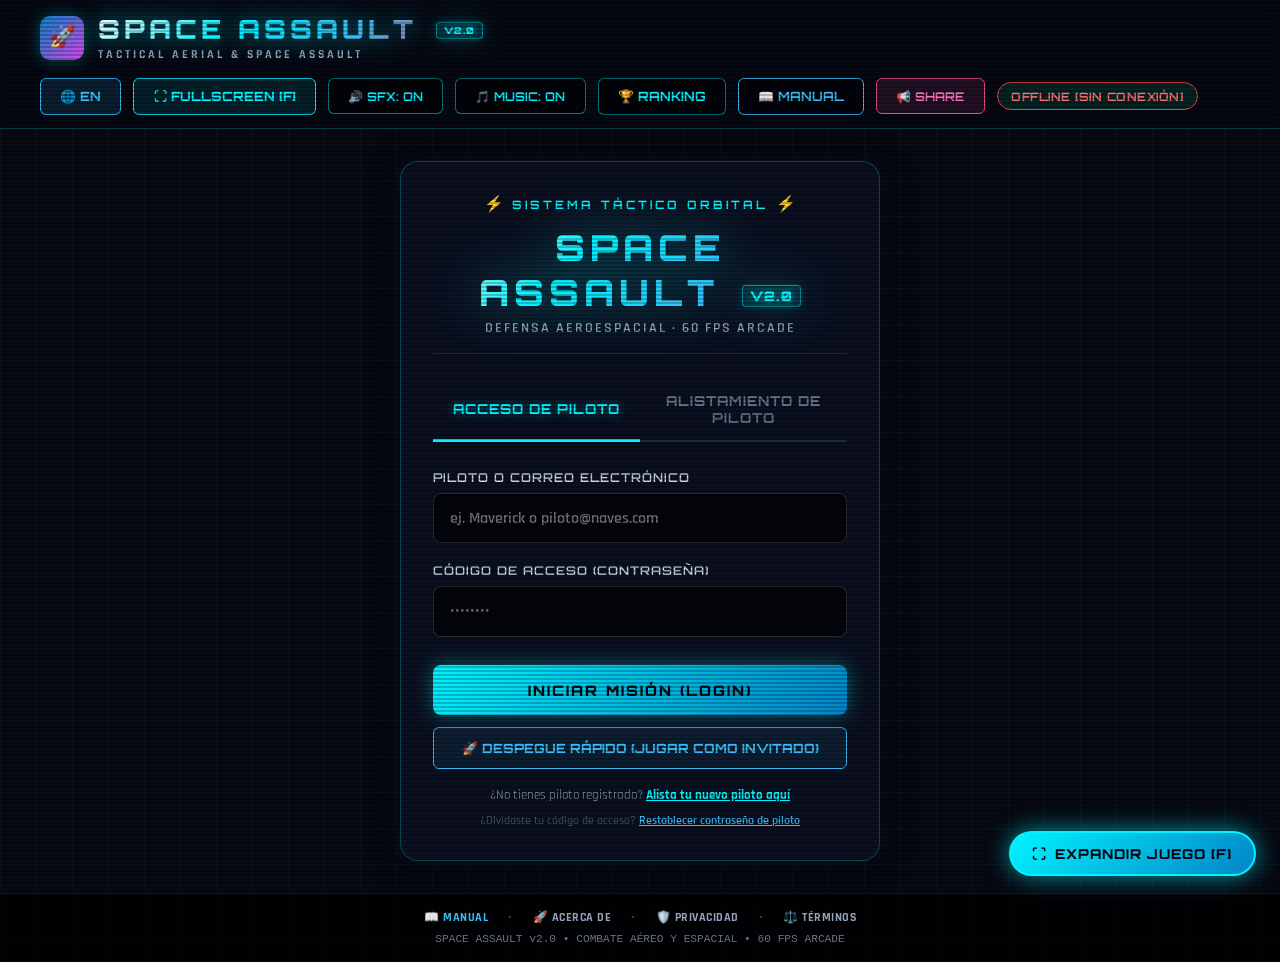
<file: frontend/index.html>
<!DOCTYPE html>
<html lang="es">
<head>
  <meta charset="UTF-8">
  <meta name="viewport" content="width=device-width, initial-scale=1.0">
  <title>Space Assault v2.0 - Tactical Aerial & Space Combat</title>
  
  <!-- Red publicitaria Monetag Oficial (Zona 12128966: Vignette Banner e Intersticial In-App para Web Propia) -->
  <script type="text/javascript">
    (function() {
      var isOwnSite = window.location.hostname.includes("onrender.com") || 
                      window.location.hostname === "localhost" || 
                      window.location.hostname === "127.0.0.1";
      if (!isOwnSite) return;

      // 1. Manejador Monetag In-App Programático Oficial (Zona 12128966) con cola asíncrona
      function initMonetagHandler(zoneId) {
        var sdkName = "show_" + zoneId;
        var queue = [];
        var isLoaded = false;

        window[sdkName] = function(options) {
          if (typeof window[sdkName + "_raw"] === "function") {
            return window[sdkName + "_raw"](options);
          }
          return new Promise(function(resolve, reject) {
            if (isLoaded && typeof window[sdkName + "_raw"] !== "function") {
              return reject(new Error("Monetag no disponible"));
            }
            queue.push([options, resolve, reject]);
          });
        };

        var script = document.createElement("script");
        script.src = "https://libtl.com/sdk.js";
        script.dataset.zone = zoneId;
        script.dataset.sdk = sdkName + "_raw";
        script.async = true;
        script.setAttribute("data-cfasync", "false");

        var onDone = function() {
          isLoaded = true;
          var rawFn = window[sdkName + "_raw"];
          while (queue.length > 0) {
            var item = queue.shift();
            if (typeof rawFn === "function") {
              rawFn(item[0]).then(item[1]).catch(item[2]);
            } else {
              item[2](new Error("Monetag no listo"));
            }
          }
        };

        script.addEventListener("load", onDone);
        script.addEventListener("error", onDone);
        document.head.appendChild(script);
      }

      initMonetagHandler("12128966");

      // 2. Monetag Vignette Banner Oficial (Zona 12128966)
      var sVig = document.createElement("script");
      sVig.src = "https://n6wxm.com/vignette.min.js";
      sVig.dataset.zone = "12128966";
      sVig.async = true;
      sVig.setAttribute("data-cfasync", "false");
      document.head.appendChild(sVig);
    })();
  </script>

  <!-- Estilos Sci-Fi Arcade 100% autosuficientes (Ruta relativa estática limpia sin query params) -->
  <link rel="stylesheet" href="css/style.css">

  <!-- GameDistribution HTML5 SDK Oficial (Solo activo en la red de GameDistribution o embebidos externos) -->
  <script type="text/javascript">
    (function() {
      var isOwnSite = window.location.hostname.includes("onrender.com") || 
                      window.location.hostname === "localhost" || 
                      window.location.hostname === "127.0.0.1";
      
      // En GameDistribution activamos el SDK de GD (nunca en web propia)
      if (!isOwnSite && (window.location.search.includes("gd=1") || window.location.hostname.includes("gamedistribution"))) {
        window["GD_OPTIONS"] = {
          "gameId": "d49c747be6564b50b1e93571d8b0ad58",
          "onEvent": function(event) {
            switch (event.name) {
              case "SDK_GAME_START":
                console.log("[GameDistribution] Reanudar audio y juego");
                break;
              case "SDK_GAME_PAUSE":
                console.log("[GameDistribution] Pausar juego durante anuncio");
                break;
              case "SDK_READY":
                console.log("[GameDistribution] SDK listo");
                break;
            }
          }
        };
        (function(d, s, id) {
          var js, fjs = d.getElementsByTagName(s)[0];
          if (d.getElementById(id)) return;
          js = d.createElement(s);
          js.id = id;
          js.src = "https://html5.api.gamedistribution.com/main.min.js";
          fjs.parentNode.insertBefore(js, fjs);
        }(document, 'script', 'gamedistribution-jssdk'));
      }
    })();
  </script>
</head>
<body>
  <div class="scanlines"></div>

  <!-- Header / Barra Superior -->
  <header class="main-header">
    <div class="header-inner">
      <div class="brand-wrapper">
        <div class="brand-icon">🚀</div>
        <div>
          <h1 class="brand-title">SPACE ASSAULT <span class="game-version-badge">v2.0</span></h1>
          <p class="brand-subtitle">TACTICAL AERIAL & SPACE ASSAULT</p>
        </div>
      </div>

      <div class="header-actions">
        <button id="btn-lang-toggle" class="btn-cyber-outline" style="border-color: #38bdf8; color: #38bdf8; font-weight: 800; background: rgba(56, 189, 248, 0.12);" title="Switch Language / Cambiar Idioma">
          🌐 <span id="current-lang-text">EN</span>
        </button>
        <button id="btn-fullscreen-header" class="btn-cyber-outline" style="border-color: #00f3ff; color: #00f3ff; font-weight: 800; background: rgba(0, 243, 255, 0.1);" title="Toggle Fullscreen (Key F or F11)" data-i18n="btn_fullscreen">
          ⛶ FULLSCREEN [F]
        </button>
        <button id="btn-audio-toggle" class="btn-cyber-outline" style="font-size: 0.75rem;" title="Toggle SFX">
          🔊 SFX: ON
        </button>
        <button id="btn-music-toggle" class="btn-cyber-outline" style="font-size: 0.75rem;" title="Toggle Music">
          🎵 MUSIC: ON
        </button>
        <button id="btn-open-leaderboard" class="btn-cyber-outline" data-i18n="btn_leaderboard">
          🏆 RANKING
        </button>
        <button id="btn-open-help" class="btn-cyber-outline" style="border-color: #38bdf8; color: #38bdf8;" title="Tactical Manual & Architecture" data-i18n="btn_help">
          📖 MANUAL
        </button>
        <button id="btn-open-share" class="btn-cyber-outline" style="border-color: #ec4899; color: #f472b6; font-size: 0.75rem; font-weight: 700; background: rgba(236, 72, 153, 0.12);" title="Share Space Assault" data-i18n="btn_share">
          📢 SHARE
        </button>
        <span id="server-status-badge" class="badge-status" data-i18n="server_online">
          ONLINE [READY]
        </span>
      </div>
    </div>
  </header>

  <!-- Contenido Central -->
  <main class="main-content">

    <!-- Notificador de Alertas -->
    <div id="alert-box" class="alert-box alert-error hidden">
      <span style="font-size: 1.25rem;">⚠️</span>
      <span id="alert-message">Mensaje del sistema</span>
    </div>

    <!-- VISTA 1: Formularios de Login y Registro -->
    <section id="auth-container" class="cyber-card cyber-card-auth">
      <!-- Banner Titular Elegante Space Assault -->
      <div style="text-align: center; margin-bottom: 1.5rem; padding-bottom: 1rem; border-bottom: 1px solid rgba(0, 243, 255, 0.15);">
        <div style="display: inline-flex; align-items: center; gap: 0.5rem; margin-bottom: 0.35rem;">
          <span style="font-size: 1rem; color: #00f3ff;">⚡</span>
          <span style="font-family: 'Orbitron', monospace; font-size: 0.72rem; letter-spacing: 3px; color: #00f3ff; text-transform: uppercase; font-weight: 700;">SISTEMA TÁCTICO ORBITAL</span>
          <span style="font-size: 1rem; color: #00f3ff;">⚡</span>
        </div>
        <h2 style="font-family: 'Orbitron', monospace; font-size: 2.25rem; font-weight: 900; letter-spacing: 5px; text-transform: uppercase; background: linear-gradient(135deg, #ffffff 0%, #00f3ff 35%, #38bdf8 70%, #f43f5e 100%); -webkit-background-clip: text; -webkit-text-fill-color: transparent; filter: drop-shadow(0 0 25px rgba(0, 243, 255, 0.55)); margin: 0.25rem 0;">
          SPACE ASSAULT <span class="game-version-badge" style="font-size: 0.82rem; vertical-align: middle;">v1.7</span>
        </h2>
        <p style="font-family: 'Rajdhani', sans-serif; font-size: 0.9rem; color: #94a3b8; letter-spacing: 2px; font-weight: 600;">
          DEFENSA AEROESPACIAL · 60 FPS ARCADE
        </p>
      </div>

      <div class="tabs-header">
        <button id="tab-login" class="tab-btn active">Acceso de Piloto</button>
        <button id="tab-register" class="tab-btn">Alistamiento de Piloto</button>
      </div>

      <!-- Formulario Login -->
      <form id="form-login">
        <div class="form-group">
          <label class="form-label" for="login-identifier">Piloto o Correo Electrónico</label>
          <input 
            type="text" 
            id="login-identifier" 
            class="form-input" 
            required 
            placeholder="ej. Maverick o piloto@naves.com"
          >
        </div>

        <div class="form-group">
          <label class="form-label" for="login-password">Código de Acceso (Contraseña)</label>
          <input 
            type="password" 
            id="login-password" 
            class="form-input" 
            required 
            placeholder="••••••••"
          >
        </div>

        <button type="submit" class="btn-cyber-primary" style="margin-top: 0.5rem;">
          INICIAR MISIÓN (LOGIN)
        </button>

        <button type="button" id="btn-guest-play" class="btn-cyber-outline" style="border-color: #38bdf8; color: #38bdf8; width: 100%; margin-top: 0.75rem; padding: 0.75rem; font-weight: 800; background: rgba(56, 189, 248, 0.08);" title="Jugar directamente como Cadete Invitado sin registro">
          🚀 DESPEGUE RÁPIDO (JUGAR COMO INVITADO)
        </button>
        <p style="text-align: center; margin-top: 1.15rem; font-size: 0.82rem; color: #94a3b8;">
          ¿No tienes piloto registrado? 
          <a href="javascript:void(0)" id="link-goto-register" style="color: #00f3ff; text-decoration: underline; font-weight: 700; cursor: pointer;">
            Alista tu nuevo piloto aquí
          </a>
        </p>
        <p style="text-align: center; margin-top: 0.5rem; font-size: 0.78rem; color: #64748b;">
          ¿Olvidaste tu código de acceso? 
          <a href="javascript:void(0)" id="link-open-forgot-pwd" style="color: #38bdf8; text-decoration: underline; font-weight: 600; cursor: pointer;">
            Restablecer contraseña de piloto
          </a>
        </p>
      </form>

      <!-- Formulario Registro -->
      <form id="form-register" class="hidden">
        <div class="form-group">
          <label class="form-label" for="reg-username">Identificador de Combate (Piloto)</label>
          <input 
            type="text" 
            id="reg-username" 
            class="form-input" 
            required 
            minlength="3"
            placeholder="ej. starshoulder o Maverick"
          >
        </div>

        <div class="form-group">
          <label class="form-label" for="reg-email">Frecuencia de Correo (Opcional)</label>
          <input 
            type="email" 
            id="reg-email" 
            class="form-input" 
            placeholder="piloto@naves.space (opcional)"
          >
        </div>

        <div class="form-row">
          <div class="form-group">
            <label class="form-label" for="reg-password">Contraseña</label>
            <input 
              type="password" 
              id="reg-password" 
              class="form-input" 
              required 
              minlength="6" 
              placeholder="Mínimo 6 caracteres"
            >
          </div>
          <div class="form-group">
            <label class="form-label" for="reg-password-confirm">Confirmar</label>
            <input 
              type="password" 
              id="reg-password-confirm" 
              class="form-input" 
              required 
              minlength="6" 
              placeholder="Repite contraseña"
            >
          </div>
        </div>

        <button type="submit" class="btn-cyber-secondary" style="margin-top: 0.5rem;">
          COMPLETAR ALISTAMIENTO (CREAR PILOTO)
        </button>
        <p style="text-align: center; margin-top: 1.15rem; font-size: 0.82rem; color: #94a3b8;">
          ¿Ya tienes piloto registrado? 
          <a href="javascript:void(0)" id="link-goto-login" style="color: #ec4899; text-decoration: underline; font-weight: 700; cursor: pointer;">
            Accede al hangar aquí
          </a>
        </p>
      </form>
    </section>

    <!-- VISTA 2: Hangar / Lobby Autenticado -->
    <section id="lobby-container" class="cyber-card hidden">
      <div style="display: flex; justify-content: space-between; align-items: center; border-bottom: 1px solid rgba(255,255,255,0.1); padding-bottom: 1rem; margin-bottom: 1.5rem; flex-wrap: wrap; gap: 1rem;">
        <div>
          <span style="font-size: 0.72rem; color: #34d399; font-family: monospace; letter-spacing: 1px;">● PILOTO CONECTADO · EN LÍNEA</span>
          <h2 style="font-family: 'Orbitron', monospace; font-size: 1.75rem; color: #ffffff; margin-top: 0.25rem; letter-spacing: 2px;">SPACE ASSAULT <span class="game-version-badge">v1.7</span> · HANGAR DE COMBATE</h2>
        </div>
        <div style="display: flex; gap: 0.75rem; align-items: center; flex-wrap: wrap;">
          <button id="btn-open-change-password" class="btn-cyber-outline" style="border-color: #38bdf8; color: #38bdf8; font-size: 0.78rem;">
            🔑 CAMBIAR CONTRASEÑA
          </button>
          <button id="btn-open-delete-account" class="btn-cyber-outline" style="border-color: #ef4444; color: #f87171; font-size: 0.78rem;">
            ⚠️ DARSE DE BAJA
          </button>
          <button id="btn-logout" class="btn-cyber-danger">
            CERRAR SESIÓN
          </button>
        </div>
      </div>

      <!-- Tarjetas de datos del piloto -->
      <div style="display: grid; grid-template-columns: repeat(auto-fit, minmax(220px, 1fr)); gap: 1rem; margin-bottom: 1.25rem;">
        <div style="background: rgba(0,0,0,0.5); border: 1px solid #1e293b; border-radius: 10px; padding: 1rem;">
          <p style="font-size: 0.7rem; color: #64748b; font-family: monospace;">INDICATIVO DE PILOTO</p>
          <p id="pilot-name" style="font-size: 1.25rem; font-family: 'Orbitron', monospace; font-weight: bold; color: #00f3ff; margin-top: 0.25rem;">CARGANDO...</p>
        </div>
        <div style="background: rgba(0,0,0,0.5); border: 1px solid #1e293b; border-radius: 10px; padding: 1rem;">
          <p style="font-size: 0.7rem; color: #64748b; font-family: monospace;">FRECUENCIA DE ENLACE</p>
          <p id="pilot-email" style="font-size: 0.95rem; font-family: monospace; color: #cbd5e1; margin-top: 0.5rem; overflow: hidden; text-overflow: ellipsis;">CARGANDO...</p>
        </div>
        <div style="background: rgba(0,0,0,0.5); border: 1px solid #1e293b; border-radius: 10px; padding: 1rem;">
          <p style="font-size: 0.7rem; color: #64748b; font-family: monospace;">FECHA DE ALTA EN BD</p>
          <p id="pilot-joined" style="font-size: 0.95rem; font-family: monospace; color: #34d399; margin-top: 0.5rem;">CARGANDO...</p>
        </div>
      </div>

      <!-- Resumen Estadístico de Carrera Militar en SQLite -->
      <div id="pilot-stats-panel" style="display: grid; grid-template-columns: repeat(auto-fit, minmax(130px, 1fr)); gap: 0.75rem; margin-bottom: 1.75rem;">
        <div style="background: rgba(0,0,0,0.35); border: 1px solid #1e293b; border-radius: 8px; padding: 0.75rem; text-align: center;">
          <p style="font-size: 0.65rem; color: #64748b; font-family: monospace;">MISIONES</p>
          <p id="stat-missions" style="font-size: 1.15rem; font-family: 'Orbitron', monospace; font-weight: bold; color: #38bdf8; margin-top: 0.2rem;">0</p>
        </div>
        <div style="background: rgba(0,0,0,0.35); border: 1px solid #1e293b; border-radius: 8px; padding: 0.75rem; text-align: center;">
          <p style="font-size: 0.65rem; color: #64748b; font-family: monospace;">RÉCORD PUNTOS</p>
          <p id="stat-best-score" style="font-size: 1.15rem; font-family: 'Orbitron', monospace; font-weight: bold; color: #34d399; margin-top: 0.2rem;">0</p>
        </div>
        <div style="background: rgba(0,0,0,0.35); border: 1px solid #1e293b; border-radius: 8px; padding: 0.75rem; text-align: center;">
          <p style="font-size: 0.65rem; color: #64748b; font-family: monospace;">ENEMIGOS ABATIDOS</p>
          <p id="stat-enemies" style="font-size: 1.15rem; font-family: 'Orbitron', monospace; font-weight: bold; color: #f43f5e; margin-top: 0.2rem;">0</p>
        </div>
        <div style="background: rgba(0,0,0,0.35); border: 1px solid #1e293b; border-radius: 8px; padding: 0.75rem; text-align: center;">
          <p style="font-size: 0.65rem; color: #64748b; font-family: monospace;">JEFES DESTRUIDOS</p>
          <p id="stat-bosses" style="font-size: 1.15rem; font-family: 'Orbitron', monospace; font-weight: bold; color: #fbbf24; margin-top: 0.2rem;">0</p>
        </div>
        <div style="background: rgba(0,0,0,0.35); border: 1px solid #1e293b; border-radius: 8px; padding: 0.75rem; text-align: center;">
          <p style="font-size: 0.65rem; color: #64748b; font-family: monospace;">VICTORIAS FINALES</p>
          <p id="stat-victories" style="font-size: 1.15rem; font-family: 'Orbitron', monospace; font-weight: bold; color: #d946ef; margin-top: 0.2rem;">0</p>
        </div>
        <div style="background: rgba(0,0,0,0.35); border: 1px solid #1e293b; border-radius: 8px; padding: 0.75rem; text-align: center;">
          <p style="font-size: 0.65rem; color: #64748b; font-family: monospace;">VIDAS DE COMBATE</p>
          <p id="stat-lives" style="font-size: 1.15rem; font-family: 'Orbitron', monospace; font-weight: bold; color: #f43f5e; margin-top: 0.2rem;">3</p>
        </div>
      </div>

      <!-- Banner Táctico de Reclutamiento / Compartir en Redes -->
      <div class="cyber-share-lobby-banner" style="margin-bottom: 1.5rem; padding: 1.15rem 1.35rem; background: linear-gradient(135deg, rgba(236, 72, 153, 0.12), rgba(15, 23, 42, 0.85)); border: 1px solid rgba(236, 72, 153, 0.35); border-radius: 12px; display: flex; justify-content: space-between; align-items: center; gap: 1rem; flex-wrap: wrap;">
        <div style="display: flex; align-items: center; gap: 0.85rem; max-width: 600px;">
          <div style="font-size: 1.85rem; min-width: 48px; height: 48px; background: rgba(236, 72, 153, 0.15); border: 1px solid rgba(236, 72, 153, 0.4); border-radius: 10px; display: flex; align-items: center; justify-content: center;">
            📡
          </div>
          <div>
            <div style="display: flex; align-items: center; gap: 0.6rem; flex-wrap: wrap;">
              <h4 style="font-family: 'Orbitron', monospace; font-size: 0.95rem; color: #f472b6; font-weight: bold; letter-spacing: 1px; margin: 0;">
                TRANSMISIÓN DE RECLUTAMIENTO · REDES SOCIALES
              </h4>
              <span id="lobby-share-badge" style="font-size: 0.65rem; font-family: monospace; font-weight: 800; padding: 2px 7px; border-radius: 4px; border: 1px solid #10b981; background: rgba(16, 185, 129, 0.2); color: #34d399;">
                🎁 +5 VIDAS DISPONIBLES
              </span>
            </div>
            <p style="font-size: 0.82rem; font-family: 'Rajdhani', sans-serif; font-weight: 600; color: #cbd5e1; margin-top: 0.25rem;">
              Recomienda Space Assault con tus amigos en <b>Facebook, Instagram, X, WhatsApp o Telegram</b> y recibe <b>+5 VIDAS cada 24 horas</b>.
            </p>
          </div>
        </div>
        <button id="btn-lobby-open-share" class="btn-cyber-primary" style="background: linear-gradient(135deg, #ec4899, #8b5cf6); border-color: #ec4899; padding: 0.65rem 1.25rem; font-size: 0.8rem; font-weight: 800; white-space: nowrap;">
          📢 RECLUTAR Y GANAR VIDAS ➔
        </button>
      </div>

      <!-- Banner de despliegue a la selección de nave -->
      <div style="background: linear-gradient(135deg, rgba(2, 132, 199, 0.25), rgba(7, 9, 19, 0.8)); border: 1px solid rgba(0, 243, 255, 0.4); border-radius: 12px; padding: 1.5rem; display: flex; justify-content: space-between; align-items: center; gap: 1rem; flex-wrap: wrap; margin-bottom: 2rem;">
        <div>
          <h3 style="font-family: 'Orbitron', monospace; font-size: 1.15rem; color: #38bdf8; font-weight: bold;">SELECCIÓN DE NAVE Y PREPARACIÓN DE MISIÓN</h3>
          <p style="font-size: 0.85rem; color: #94a3b8; margin-top: 0.35rem;">Elige una de las 5 naves de combate con sus armas personalizadas y habilidades únicas para iniciar la campaña.</p>
        </div>
        <button id="btn-go-to-ships" class="btn-cyber-primary" style="width: auto; padding: 0.85rem 1.75rem;">
          SELECCIONAR NAVE ➔
        </button>
      </div>

      <!-- Estado de Enlace y Telemetría -->
      <div style="background: rgba(0,0,0,0.4); border: 1px solid #1e293b; border-radius: 10px; padding: 1rem; font-size: 0.8rem; font-family: monospace; display: flex; flex-direction: column; gap: 0.5rem;">
        <div style="display: flex; justify-content: space-between; align-items: center; flex-wrap: wrap; gap: 0.5rem;">
          <span style="color: #94a3b8;">Estado del enlace de telemetría:</span>
          <button id="btn-verify-session" class="btn-cyber-outline" style="padding: 0.35rem 0.85rem; font-size: 0.75rem;">
            Comprobar Enlace
          </button>
        </div>
        <div id="verify-result" style="color: #64748b;"></div>
      </div>
    </section>

    <!-- VISTA 3: Selector de las 5 Naves -->
    <section id="ship-select-container" class="cyber-card hidden">
      <div style="display: flex; justify-content: space-between; align-items: center; border-bottom: 1px solid rgba(255,255,255,0.1); padding-bottom: 1rem; margin-bottom: 1.5rem; flex-wrap: wrap; gap: 1rem;">
        <div>
          <h2 style="font-family: 'Orbitron', monospace; font-size: 1.5rem; color: #ffffff;">CATÁLOGO DE NAVES DE COMBATE</h2>
          <p style="font-size: 0.75rem; color: #64748b; font-family: monospace; margin-top: 0.25rem;">SELECCIONA TU VEHÍCULO SEGÚN SU ARMA Y HABILIDAD ESPECIAL</p>
        </div>
        <button id="btn-back-to-lobby" class="btn-cyber-outline">
          ⬅ VOLVER AL HANGAR
        </button>
      </div>

      <div id="ships-grid" class="ships-grid">
        <!-- Renderizado dinámico desde SQLite vía API -->
      </div>
    </section>

    <!-- VISTA 4: Selector de las 5 Fases -->
    <section id="stage-select-container" class="cyber-card hidden">
      <div style="display: flex; justify-content: space-between; align-items: center; border-bottom: 1px solid rgba(255,255,255,0.1); padding-bottom: 1rem; margin-bottom: 1.5rem; flex-wrap: wrap; gap: 1rem;">
        <div>
          <h2 style="font-family: 'Orbitron', monospace; font-size: 1.5rem; color: #ffffff;">MAPA DE OPERACIONES (5 FASES)</h2>
          <p style="font-size: 0.75rem; color: #64748b; font-family: monospace; margin-top: 0.25rem;">DESBLOQUEO SECUENCIAL OBLIGATORIO: DERROTA AL JEFE PREVIO PARA AVANZAR</p>
        </div>
        <button id="btn-back-to-ships" class="btn-cyber-outline">
          ⬅ CAMBIAR DE NAVE
        </button>
      </div>

      <div id="stages-list" style="display: flex; flex-direction: column; gap: 1rem;">
        <!-- Renderizado dinámico según progreso del piloto -->
      </div>
    </section>

    <!-- VISTA 5: Puesto de Combate (Canvas 60 FPS + HUD) -->
    <section id="battle-container" class="battle-wrapper hidden">
      <!-- HUD Táctico Superior -->
      <div class="hud-bar">
        <!-- Salud, Nave y Fase Actual -->
        <div style="min-width: 150px;">
          <div style="display: flex; justify-content: space-between; align-items: center; font-size: 0.65rem; font-family: monospace; color: #94a3b8; margin-bottom: 0.25rem; gap: 0.5rem;">
            <div style="display: flex; align-items: center; gap: 0.35rem; overflow: hidden;">
              <span id="hud-ship-name" style="color: #38bdf8; font-weight: bold; overflow: hidden; text-overflow: ellipsis; white-space: nowrap;">NAVE</span>
              <span id="hud-stage-badge" style="font-family: 'Orbitron', monospace; font-size: 0.62rem; color: #fbbf24; font-weight: 800; border: 1px solid rgba(251, 191, 36, 0.4); padding: 1px 5px; border-radius: 3px; background: rgba(251, 191, 36, 0.15); white-space: nowrap;">FASE 1</span>
            </div>
            <span id="hud-health-text" style="color: #34d399; font-weight: bold;">100 / 100</span>
          </div>
          <div style="width: 100%; height: 10px; background: #0f172a; border-radius: 9999px; overflow: hidden; border: 1px solid #334155;">
            <div id="hud-health-bar" style="height: 100%; width: 100%; background: linear-gradient(90deg, #10b981, #00f3ff); transition: width 0.15s ease;"></div>
          </div>
        </div>

        <!-- Vidas de Combate del Jugador (5 Vidas Base + Bonos) -->
        <div style="text-align: center; min-width: 75px;">
          <span style="display: block; font-size: 0.62rem; font-family: monospace; color: #64748b; text-transform: uppercase;">VIDAS</span>
          <div style="display: flex; align-items: center; justify-content: center; gap: 0.3rem;">
            <span style="font-size: 0.95rem; filter: drop-shadow(0 0 6px rgba(244,63,94,0.7));">❤️</span>
            <span id="hud-lives-count" style="font-family: 'Orbitron', monospace; font-size: 1rem; font-weight: 900; color: #f43f5e; text-shadow: 0 0 8px rgba(244,63,94,0.6);">3</span>
          </div>
        </div>

        <!-- Nivel de Armas y Escudo de Mejora -->
        <div style="text-align: center;">
          <span style="display: block; font-size: 0.62rem; font-family: monospace; color: #64748b; text-transform: uppercase;">POTENCIA ARMAS</span>
          <span id="hud-weapon-level" style="font-family: 'Orbitron', monospace; font-size: 0.78rem; font-weight: bold; color: #38bdf8;">NV 1</span>
        </div>

        <!-- Bombas Tácticas de Pantalla Completa -->
        <div>
          <button id="btn-hud-bomb" class="btn-cyber-outline" style="padding: 0.28rem 0.65rem; font-size: 0.72rem; border-color: #f43f5e; color: #fda4af; display: flex; align-items: center; gap: 0.35rem;" title="Lanzar Bomba Táctica (Tecla B)">
            <span>💣 BOMBAS:</span>
            <span id="hud-bombs-count" style="font-family: 'Orbitron', monospace; font-weight: bold; color: #ffffff;">1</span>
            <span style="font-size: 0.62rem; color: #f43f5e; border: 1px solid rgba(244,63,94,0.4); padding: 1px 4px; border-radius: 3px;">[B]</span>
          </button>
        </div>

        <!-- Habilidad Especial -->
        <div style="text-align: center;">
          <span style="display: block; font-size: 0.62rem; font-family: monospace; color: #64748b; text-transform: uppercase;">HABILIDAD ESPECIAL</span>
          <span id="hud-special-status" style="font-family: 'Orbitron', monospace; font-size: 0.78rem; font-weight: bold; color: #34d399;">LISTO [E / SHIFT]</span>
        </div>

        <!-- Puntuación y Progreso -->
        <div style="display: flex; align-items: center; gap: 1rem;">
          <div style="text-align: right;">
            <span style="display: block; font-size: 0.62rem; font-family: monospace; color: #64748b; text-transform: uppercase;">PUNTUACIÓN</span>
            <span id="hud-score-text" style="font-family: 'Orbitron', monospace; font-size: 1.1rem; font-weight: bold; color: #38bdf8;">0</span>
          </div>

          <div style="min-width: 125px;">
            <div style="display: flex; justify-content: space-between; align-items: center; font-size: 0.62rem; font-family: monospace; color: #64748b;">
              <span>MISIÓN</span>
              <span id="hud-progress-pct" style="color: #38bdf8; font-weight: bold;">0%</span>
            </div>
            <div style="position: relative; width: 100%; height: 9px; background: #0f172a; border-radius: 9999px; overflow: hidden; border: 1px solid #334155; margin-top: 2px;">
              <div id="hud-stage-progress" style="height: 100%; width: 0%; background: linear-gradient(90deg, #38bdf8, #d946ef); transition: width 0.2s ease;"></div>
              <!-- Marca Sublíder al 40% -->
              <div style="position: absolute; left: 40%; top: 0; bottom: 0; width: 2px; background: #fbbf24; z-index: 2;" title="Sublíder de Fase (40%)"></div>
              <!-- Marca Boss Final al 85% -->
              <div style="position: absolute; left: 85%; top: 0; bottom: 0; width: 2px; background: #ff0055; z-index: 2;" title="Jefe Final de Área (85%)"></div>
            </div>
          </div>

          <button id="btn-battle-fullscreen" class="btn-cyber-outline" style="padding: 0.35rem 0.75rem; font-size: 0.75rem;" title="Alternar Pantalla Completa (Tecla F)">
            ⛶ PANTALLA COMPLETA [F]
          </button>

          <button id="btn-exit-battle" class="btn-cyber-danger" style="padding: 0.35rem 0.75rem;">
            ABORTAR
          </button>
        </div>
      </div>

      <!-- Pantalla Canvas del Juego -->
      <div class="canvas-container" style="position: relative;">
        <canvas id="game-canvas" width="800" height="600"></canvas>

        <!-- Overlay de Controles Táctiles para Móviles / Tablets -->
        <div id="mobile-touch-controls" class="mobile-touch-overlay">
          <!-- Botón Táctil Bomba (Abajo Izquierda) -->
          <button id="btn-touch-bomb" class="touch-action-btn touch-bomb-btn" type="button" title="Lanzar Bomba Táctica [B]">
            <span class="touch-btn-icon">💣</span>
            <span class="touch-btn-label">BOMBA</span>
            <span id="touch-bomb-badge" class="touch-btn-badge">1</span>
          </button>

          <!-- Botón Táctil Habilidad Especial (Abajo Derecha) -->
          <button id="btn-touch-special" class="touch-action-btn touch-special-btn" type="button" title="Activar Habilidad Especial [E]">
            <span class="touch-btn-icon">⚡</span>
            <span class="touch-btn-label">ESPECIAL</span>
            <span id="touch-special-badge" class="touch-btn-badge">LISTO</span>
          </button>

          <!-- Botón Táctil Pausa (Arriba Derecha) -->
          <button id="btn-touch-pause" class="touch-action-btn touch-pause-btn" type="button" title="Pausar Combate [P]">
            <span class="touch-btn-icon">⏸️</span>
          </button>
        </div>
      </div>

      <!-- Consejos de Control Multiplataforma -->
      <div style="margin-top: 0.75rem; display: flex; justify-content: center; gap: 1.25rem; font-size: 0.72rem; font-family: monospace; color: #64748b; flex-wrap: wrap; text-align: center;">
        <span>🎮 <b>WASD / Flechas / Ratón:</b> Mover</span>
        <span>🔥 <b>Espacio / Clic:</b> Disparar</span>
        <span>⚡ <b>Tecla E:</b> Habilidad</span>
        <span>💣 <b>Tecla B:</b> Bomba</span>
        <span>📱 <b>Móvil / Touch:</b> Desliza el dedo para mover (Disparo automático al tocar)</span>
        <span>⛶ <b>Tecla F:</b> Pantalla Completa</span>
      </div>
    </section>

  </main>

  <!-- MODAL: Leaderboard Mundial (SQLite) -->
  <div id="leaderboard-modal" class="modal-overlay hidden">
    <div class="modal-box">
      <div style="display: flex; justify-content: space-between; align-items: center; border-bottom: 1px solid rgba(255,255,255,0.1); padding-bottom: 0.75rem; margin-bottom: 1rem;">
        <h3 style="font-family: 'Orbitron', monospace; font-size: 1.15rem; color: #ffffff;">🏆 TABLA DE CLASIFICACIÓN MUNDIAL</h3>
        <button id="btn-close-leaderboard" style="background: none; border: none; color: #64748b; font-size: 1.25rem; cursor: pointer;">✕</button>
      </div>
      <div style="overflow-x: auto; max-height: 380px;">
        <table style="width: 100%; border-collapse: collapse; text-align: left; font-size: 0.8rem; font-family: monospace;">
          <thead>
            <tr style="border-bottom: 1px solid #1e293b; color: #94a3b8;">
              <th style="padding: 0.5rem;">POS</th>
              <th style="padding: 0.5rem;">PILOTO</th>
              <th style="padding: 0.5rem;">NAVE</th>
              <th style="padding: 0.5rem;">PUNTUACIÓN</th>
              <th style="padding: 0.5rem;">ALCANCE</th>
            </tr>
          </thead>
          <tbody id="leaderboard-body">
            <!-- Filas dinámicas -->
          </tbody>
        </table>
      </div>
    </div>
  </div>

  <!-- MODAL: Manual Táctico y Arquitectura Desplegable -->
  <div id="help-modal" class="modal-overlay hidden">
    <div class="modal-box" style="max-width: 920px; width: 95%; max-height: 88vh; display: flex; flex-direction: column; border-color: #38bdf8; box-shadow: 0 0 50px rgba(56, 189, 248, 0.35); padding: 1.25rem;">
      <div style="display: flex; justify-content: space-between; align-items: center; border-bottom: 1px solid rgba(56, 189, 248, 0.3); padding-bottom: 0.75rem; margin-bottom: 0.85rem; flex-wrap: wrap; gap: 0.5rem;">
        <div style="display: flex; align-items: center; gap: 0.5rem;">
          <span style="font-size: 1.35rem;">📖</span>
          <div>
            <h3 style="font-family: 'Orbitron', monospace; font-size: 1.15rem; color: #38bdf8; font-weight: bold; letter-spacing: 1px;">
              MANUAL TÁCTICO & ARQUITECTURA
            </h3>
            <p style="font-size: 0.68rem; color: #94a3b8; font-family: monospace;">GUÍA OFICIAL DE PILOTAJE, ARMAS, NAVEGACIÓN Y TECNOLOGÍA</p>
          </div>
        </div>
        <div style="display: flex; align-items: center; gap: 0.75rem;">
          <a href="./manual.html" target="_blank" class="btn-cyber-outline" style="font-size: 0.72rem; padding: 0.3rem 0.75rem; text-decoration: none; border-color: #38bdf8; color: #38bdf8;">
            ⛶ ABRIR EN OTRA PESTAÑA
          </a>
          <button id="btn-close-help" style="background: none; border: none; color: #94a3b8; font-size: 1.5rem; cursor: pointer; line-height: 1; padding: 0 0.4rem;">✕</button>
        </div>
      </div>

      <!-- Lector de Manual Integrado -->
      <div style="flex: 1; min-height: 520px; border-radius: 8px; border: 1px solid #1e293b; overflow: hidden; background: #090d16;">
        <iframe src="./manual.html" style="width: 100%; height: 100%; min-height: 520px; border: none; display: block;" title="Manual Táctico del Juego"></iframe>
      </div>
    </div>
  </div>

  <!-- MODAL: Cambio de Contraseña de Piloto -->
  <div id="change-password-modal" class="modal-overlay hidden">
    <div class="modal-box" style="max-width: 440px; border-color: #38bdf8; box-shadow: 0 0 45px rgba(56, 189, 248, 0.35);">
      <div style="display: flex; justify-content: space-between; align-items: center; border-bottom: 1px solid rgba(56, 189, 248, 0.3); padding-bottom: 0.75rem; margin-bottom: 1.25rem;">
        <h3 style="font-family: 'Orbitron', monospace; font-size: 1.15rem; color: #38bdf8; font-weight: bold; letter-spacing: 1px;">
          🔑 CAMBIO DE CONTRASEÑA
        </h3>
        <button id="btn-close-change-pwd" style="background: none; border: none; color: #94a3b8; font-size: 1.4rem; cursor: pointer;">✕</button>
      </div>

      <form id="form-change-password" style="display: flex; flex-direction: column; gap: 1rem; text-align: left;">
        <div id="change-pwd-alert" class="hidden" style="padding: 0.65rem 0.85rem; border-radius: 6px; font-size: 0.8rem; font-family: monospace;"></div>

        <div>
          <label style="display: block; font-size: 0.72rem; font-family: monospace; color: #94a3b8; margin-bottom: 0.35rem;">
            CONTRASEÑA ACTUAL
          </label>
          <input type="password" id="input-curr-pwd" required placeholder="Tu clave actual..." class="input-cyber" style="width: 100%; padding: 0.65rem; background: #0b1120; border: 1px solid #334155; border-radius: 6px; color: #fff; font-family: monospace;">
        </div>

        <div>
          <label style="display: block; font-size: 0.72rem; font-family: monospace; color: #94a3b8; margin-bottom: 0.35rem;">
            NUEVA CONTRASEÑA (MÍNIMO 6 CARACTERES)
          </label>
          <input type="password" id="input-new-pwd" required minlength="6" placeholder="Nueva clave segura..." class="input-cyber" style="width: 100%; padding: 0.65rem; background: #0b1120; border: 1px solid #334155; border-radius: 6px; color: #fff; font-family: monospace;">
        </div>

        <div>
          <label style="display: block; font-size: 0.72rem; font-family: monospace; color: #94a3b8; margin-bottom: 0.35rem;">
            CONFIRMAR NUEVA CONTRASEÑA
          </label>
          <input type="password" id="input-confirm-pwd" required minlength="6" placeholder="Repite la nueva clave..." class="input-cyber" style="width: 100%; padding: 0.65rem; background: #0b1120; border: 1px solid #334155; border-radius: 6px; color: #fff; font-family: monospace;">
        </div>

        <div style="display: flex; gap: 0.75rem; margin-top: 0.5rem;">
          <button type="button" id="btn-cancel-change-pwd" class="btn-cyber-outline" style="flex: 1; padding: 0.7rem;">
            CANCELAR
          </button>
          <button type="submit" id="btn-submit-change-pwd" class="btn-cyber-primary" style="flex: 1.5; padding: 0.7rem;">
            ACTUALIZAR CLAVE ➔
          </button>
        </div>
      </form>
    </div>
  </div>

  <!-- MODAL: Darse de Baja Voluntaria de Piloto -->
  <div id="delete-account-modal" class="modal-overlay hidden">
    <div class="modal-box" style="max-width: 440px; border-color: #ef4444; box-shadow: 0 0 45px rgba(239, 68, 68, 0.35);">
      <div style="display: flex; justify-content: space-between; align-items: center; border-bottom: 1px solid rgba(239, 68, 68, 0.3); padding-bottom: 0.75rem; margin-bottom: 1.25rem;">
        <h3 style="font-family: 'Orbitron', monospace; font-size: 1.15rem; color: #ef4444; font-weight: bold; letter-spacing: 1px;">
          ⚠️ DARSE DE BAJA
        </h3>
        <button id="btn-close-delete-acc" style="background: none; border: none; color: #94a3b8; font-size: 1.4rem; cursor: pointer;">✕</button>
      </div>

      <p style="font-size: 0.8rem; font-family: monospace; color: #cbd5e1; margin-bottom: 1rem; line-height: 1.4;">
        Esta acción es voluntaria y permanente. Se eliminará tu ficha de piloto, tus marcas en el ranking y tus fases desbloqueadas.
      </p>

      <form id="form-delete-account" style="display: flex; flex-direction: column; gap: 1rem; text-align: left;">
        <div id="delete-acc-alert" class="hidden" style="padding: 0.65rem 0.85rem; border-radius: 6px; font-size: 0.8rem; font-family: monospace;"></div>

        <div>
          <label style="display: block; font-size: 0.72rem; font-family: monospace; color: #94a3b8; margin-bottom: 0.35rem;">
            CONFIRMA TU CONTRASEÑA ACTUAL
          </label>
          <input type="password" id="input-del-acc-pwd" required placeholder="Introduce tu clave..." class="input-cyber" style="width: 100%; padding: 0.65rem; background: #0b1120; border: 1px solid #ef4444; border-radius: 6px; color: #fff; font-family: monospace;">
        </div>

        <div style="display: flex; gap: 0.75rem; margin-top: 0.5rem;">
          <button type="button" id="btn-cancel-delete-acc" class="btn-cyber-outline" style="flex: 1; padding: 0.7rem;">
            CANCELAR
          </button>
          <button type="submit" id="btn-submit-delete-acc" class="btn-cyber-danger" style="flex: 1.5; padding: 0.7rem;">
            CONFIRMAR BAJA ✕
          </button>
        </div>
      </form>
    </div>
  </div>

  <!-- MODAL: Restablecer Contraseña Olvidada -->
  <div id="forgot-password-modal" class="modal-overlay hidden">
    <div class="modal-box" style="max-width: 440px; border-color: #38bdf8; box-shadow: 0 0 45px rgba(56, 189, 248, 0.35);">
      <div style="display: flex; justify-content: space-between; align-items: center; border-bottom: 1px solid rgba(56, 189, 248, 0.3); padding-bottom: 0.75rem; margin-bottom: 1.25rem;">
        <h3 style="font-family: 'Orbitron', monospace; font-size: 1.15rem; color: #38bdf8; font-weight: bold; letter-spacing: 1px;">
          🔄 RECUPERACIÓN DE ACCESO
        </h3>
        <button id="btn-close-forgot-pwd" style="background: none; border: none; color: #94a3b8; font-size: 1.4rem; cursor: pointer;">✕</button>
      </div>

      <p style="font-size: 0.8rem; font-family: monospace; color: #cbd5e1; margin-bottom: 1rem; line-height: 1.4;">
        Introduce tu indicativo de piloto y el correo registrado para asignar una nueva contraseña de combate.
      </p>

      <form id="form-forgot-password" style="display: flex; flex-direction: column; gap: 1rem; text-align: left;">
        <div id="forgot-pwd-alert" class="hidden" style="padding: 0.65rem 0.85rem; border-radius: 6px; font-size: 0.8rem; font-family: monospace;"></div>

        <div>
          <label style="display: block; font-size: 0.72rem; font-family: monospace; color: #94a3b8; margin-bottom: 0.35rem;">
            INDICATIVO DE PILOTO
          </label>
          <input type="text" id="input-forgot-user" required placeholder="ej. starshoulder" class="input-cyber" style="width: 100%; padding: 0.65rem; background: #0b1120; border: 1px solid #334155; border-radius: 6px; color: #fff; font-family: monospace;">
        </div>

        <div>
          <label style="display: block; font-size: 0.72rem; font-family: monospace; color: #94a3b8; margin-bottom: 0.35rem;">
            CORREO REGISTRADO
          </label>
          <input type="email" id="input-forgot-email" required placeholder="ej. josedavidmontesino@gmail.com" class="input-cyber" style="width: 100%; padding: 0.65rem; background: #0b1120; border: 1px solid #334155; border-radius: 6px; color: #fff; font-family: monospace;">
        </div>

        <div>
          <label style="display: block; font-size: 0.72rem; font-family: monospace; color: #94a3b8; margin-bottom: 0.35rem;">
            NUEVA CONTRASEÑA (MÍNIMO 6 CARACTERES)
          </label>
          <input type="password" id="input-forgot-newpwd" required minlength="6" placeholder="Introduce tu nueva contraseña..." class="input-cyber" style="width: 100%; padding: 0.65rem; background: #0b1120; border: 1px solid #334155; border-radius: 6px; color: #fff; font-family: monospace;">
        </div>

        <div style="display: flex; gap: 0.75rem; margin-top: 0.5rem;">
          <button type="button" id="btn-cancel-forgot-pwd" class="btn-cyber-outline" style="flex: 1; padding: 0.7rem;">
            CANCELAR
          </button>
          <button type="submit" id="btn-submit-forgot-pwd" class="btn-cyber-primary" style="flex: 1.5; padding: 0.7rem;">
            GUARDAR CLAVE ➔
          </button>
        </div>
      </form>
    </div>
  </div>

  <!-- MODAL: Game Over -->
  <div id="game-over-modal" class="modal-overlay hidden">
    <div class="modal-box modal-gameover">
      <h3 style="font-family: 'Orbitron', monospace; font-size: 1.85rem; color: #ef4444; font-weight: 900; letter-spacing: 2px;">MISIÓN FALLIDA</h3>
      <p style="font-size: 0.75rem; font-family: monospace; color: #f87171; margin-top: 0.25rem; font-weight: bold;">💀 VIDAS AGOTADAS · CAMPAÑA REINICIADA DESDE FASE 1</p>

      <div style="margin: 1.5rem 0; padding: 1rem; background: rgba(0,0,0,0.5); border: 1px solid #1e293b; border-radius: 10px; font-family: monospace; font-size: 0.85rem; display: flex; flex-direction: column; gap: 0.5rem;">
        <div style="display: flex; justify-content: space-between;">
          <span style="color: #94a3b8;">Vidas Restantes:</span>
          <span style="color: #ef4444; font-weight: bold;">0 ❤️ (Agotadas)</span>
        </div>
        <div style="display: flex; justify-content: space-between;">
          <span style="color: #94a3b8;">Puntuación Final:</span>
          <span id="go-score" style="color: #38bdf8; font-weight: bold;">0</span>
        </div>
        <div style="display: flex; justify-content: space-between;">
          <span style="color: #94a3b8;">Enemigos Destruidos:</span>
          <span id="go-enemies" style="color: #ffffff; font-weight: bold;">0</span>
        </div>
        <div style="display: flex; justify-content: space-between;">
          <span style="color: #94a3b8;">Jefes Derrotados:</span>
          <span id="go-bosses" style="color: #ec4899; font-weight: bold;">0</span>
        </div>
        <p style="font-size: 0.7rem; color: #94a3b8; margin-top: 0.5rem;">⚠️ Al perder todas tus vidas, el progreso y armamento se reinician al principio.</p>
      </div>

      <!-- Opción Recompensada Voluntaria: Revivir con escudo al 100% -->
      <a id="btn-revive-rewarded" href="#revive-lives" class="btn-cyber-primary" style="background: linear-gradient(135deg, #059669, #10b981); border-color: #34d399; color: #ffffff; width: 100%; margin-bottom: 0.75rem; padding: 0.85rem; display: flex; align-items: center; justify-content: center; gap: 0.6rem; font-size: 0.88rem; font-weight: 900; box-shadow: 0 0 25px rgba(16, 185, 129, 0.4); cursor: pointer; text-decoration: none;" title="Ver anuncio voluntario para revivir con escudo al 100% y +2 vidas de rescate">
        <span>⚡</span> <span>REVIVIR NAVE CON ESCUDO AL 100% (+2 VIDAS)</span>
      </a>

      <div style="display: flex; gap: 0.75rem;">
        <button id="btn-restart-gameover" class="btn-cyber-primary" style="flex: 1; padding: 0.75rem;">
          🔄 REINICIAR DESDE FASE 1
        </button>
        <button id="btn-hangar-gameover" class="btn-cyber-outline" style="flex: 1; padding: 0.75rem;">
          HANGAR
        </button>
      </div>

      <button id="btn-share-gameover" class="btn-cyber-outline" style="border-color: #00f3ff; color: #00f3ff; width: 100%; margin-top: 0.75rem; padding: 0.65rem; display: flex; align-items: center; justify-content: center; gap: 0.5rem; font-size: 0.8rem; font-weight: 800; background: rgba(0, 243, 255, 0.08);" title="Compartir puntuación y desafiar amigos en redes">
        <span>📢</span> COMPARTIR MI RÉCORD Y DESAFIAR AMIGOS
      </button>
    </div>
  </div>

  <!-- MODAL: Victoria de Fase -->
  <div id="victory-modal" class="modal-overlay hidden">
    <div class="modal-box modal-victory" style="max-width: 580px;">
      <h3 id="vic-title" style="font-family: 'Orbitron', monospace; font-size: 1.85rem; color: #10b981; font-weight: 900; letter-spacing: 2px;">¡VICTORIA EN COMBATE!</h3>
      <p id="vic-stage" style="font-size: 0.75rem; font-family: monospace; color: #38bdf8; margin-top: 0.25rem; font-weight: bold;">FASE SUPERADA</p>

      <!-- Epílogo de Campaña (Solo visible al superar Fase 5) -->
      <div id="vic-epilogue-box" class="hidden" style="margin: 1.25rem 0; padding: 1.2rem; background: linear-gradient(135deg, rgba(16, 185, 129, 0.2), rgba(15, 23, 42, 0.85)); border: 1px solid #10b981; border-radius: 10px; text-align: left;">
        <span style="font-size: 0.72rem; font-family: 'Orbitron', monospace; color: #fbbf24; font-weight: bold; letter-spacing: 1px;">
          🎖️ TRANSMISIÓN DEL ALTO MANDO DE LA FEDERACIÓN:
        </span>
        <p style="font-size: 0.88rem; font-family: 'Rajdhani', sans-serif; font-weight: 600; color: #f8fafc; line-height: 1.5; margin-top: 0.5rem;">
          ¡Comandante, hazaña legendaria! Con la aniquilación del Super-Dreadnought 'Goliath Titán' y la caída del General Vektor, la red satelital de subyugación ha colapsado. Los cielos de América y el planeta entero están libres. Tu nombre queda inscrito como el As Definitivo en los anales de la historia.
        </p>
        <div style="margin-top: 0.75rem; display: flex; align-items: center; gap: 0.5rem; color: #34d399; font-size: 0.75rem; font-family: monospace; font-weight: bold;">
          <span>⭐ CONDECORACIÓN OTORGADA: CRUZ SUPREMA DE VICTORIA</span>
        </div>
      </div>

      <div style="margin: 1.25rem 0; padding: 1rem; background: rgba(0,0,0,0.5); border: 1px solid #1e293b; border-radius: 10px; font-family: monospace; font-size: 0.85rem; display: flex; flex-direction: column; gap: 0.5rem;">
        <div style="display: flex; justify-content: space-between;">
          <span style="color: #94a3b8;">Puntos de Batalla:</span>
          <span id="vic-score" style="color: #34d399; font-weight: bold;">0</span>
        </div>
        <div style="display: flex; justify-content: space-between;">
          <span style="color: #94a3b8;">Bajas Hostiles:</span>
          <span id="vic-enemies" style="color: #ffffff; font-weight: bold;">0</span>
        </div>
        <div style="display: flex; justify-content: space-between;">
          <span style="color: #94a3b8;">Jefes Neutralizados:</span>
          <span id="vic-bosses" style="color: #ec4899; font-weight: bold;">0</span>
        </div>
        <div id="vic-lives-bonus-box" style="display: flex; justify-content: space-between; align-items: center; background: rgba(16, 185, 129, 0.15); border: 1px solid rgba(16, 185, 129, 0.4); padding: 0.5rem 0.75rem; border-radius: 6px; margin-top: 0.25rem;">
          <span style="color: #34d399; font-weight: bold; font-size: 0.8rem;">🎁 Recompensa de Área:</span>
          <span id="vic-lives-reward-text" style="color: #34d399; font-weight: 800; font-family: monospace;">+1 VIDA EXTRA CONCEDIDA</span>
        </div>
        <p id="vic-unlocked-msg" style="font-size: 0.7rem; color: #34d399; margin-top: 0.5rem;">✔ Siguiente fase desbloqueada y lista para desplegar.</p>
      </div>

      <div style="display: flex; gap: 0.75rem;">
        <a id="btn-next-victory" href="#next-stage" class="btn-cyber-primary" style="flex: 1; padding: 0.75rem; text-align: center; text-decoration: none; display: flex; align-items: center; justify-content: center; cursor: pointer;">
          SIGUIENTE FASE ➔
        </a>
        <button id="btn-hangar-victory" class="btn-cyber-outline" style="flex: 1; padding: 0.75rem;">
          HANGAR
        </button>
      </div>

      <button id="btn-share-victory" class="btn-cyber-outline" style="border-color: #10b981; color: #34d399; width: 100%; margin-top: 0.75rem; padding: 0.65rem; display: flex; align-items: center; justify-content: center; gap: 0.5rem; font-size: 0.8rem; font-weight: 800; background: rgba(16, 185, 129, 0.1);" title="Compartir victoria en redes sociales">
        <span>🏆</span> COMPARTIR MI VICTORIA EN REDES SOCIALES
      </button>
    </div>
  </div>

  <!-- MODAL: Transición Táctica Patrocinada (Anuncio al Pasar de Área y al Pedir 2 Vidas) -->
  <div id="tactical-ad-modal" class="modal-overlay hidden" style="z-index: 999999; background: rgba(3, 7, 18, 0.94); backdrop-filter: blur(8px);">
    <div class="modal-box" style="max-width: 520px; width: 92%; text-align: center; border: 1px solid rgba(0, 243, 255, 0.4); box-shadow: 0 0 35px rgba(0, 243, 255, 0.25); border-radius: 12px; padding: 1.5rem;">
      <div style="display: flex; justify-content: space-between; align-items: center; margin-bottom: 0.75rem; border-bottom: 1px solid #1e293b; padding-bottom: 0.5rem;">
        <span id="tactical-ad-badge" style="font-size: 0.68rem; font-family: monospace; color: #00f3ff; background: rgba(0, 243, 255, 0.12); padding: 2px 8px; border-radius: 4px; border: 1px solid rgba(0, 243, 255, 0.3);">
          🛸 TRANSMISIÓN PATROCINADA · HIPERSALTO
        </span>
        <span style="font-size: 0.65rem; font-family: monospace; color: #64748b;">PUBLICIDAD</span>
      </div>

      <h3 id="tactical-ad-title" style="font-family: 'Orbitron', monospace; font-size: 1.25rem; color: #38bdf8; font-weight: bold; margin-bottom: 0.25rem;">
        PREPARANDO OPERACIÓN
      </h3>
      <p id="tactical-ad-subtitle" style="font-size: 0.78rem; color: #94a3b8; font-family: monospace; margin-bottom: 1rem;">
        Sincronizando satélites orbitales y calibrando armamento...
      </p>

      <!-- Contenedor del Anuncio Patrocinado -->
      <div id="tactical-ad-slot-box" style="min-height: 180px; background: rgba(0, 0, 0, 0.6); border: 1px dashed rgba(56, 189, 248, 0.35); border-radius: 8px; margin-bottom: 1rem; display: flex; align-items: center; justify-content: center; overflow: hidden; position: relative;">
        <div style="text-align: center; padding: 1.5rem;">
          <div style="font-size: 2.2rem; margin-bottom: 0.5rem; filter: drop-shadow(0 0 10px rgba(0, 243, 255, 0.6));">🛰️</div>
          <p style="font-family: 'Orbitron', monospace; font-size: 0.95rem; color: #00f3ff; font-weight: bold; letter-spacing: 1px; margin-bottom: 0.35rem;">
            TRANSMISIÓN SATELITAL PATROCINADA
          </p>
          <p style="font-size: 0.78rem; color: #94a3b8; font-family: 'Rajdhani', sans-serif;">
            Enlace de telemetría seguro · Sincronizando coordenadas...
          </p>
        </div>
      </div>

      <!-- Barra de Progreso y Temporizador -->
      <div style="width: 100%; height: 6px; background: #0f172a; border-radius: 9999px; overflow: hidden; margin-bottom: 0.75rem; border: 1px solid #1e293b;">
        <div id="tactical-ad-progress-bar" style="height: 100%; width: 0%; background: linear-gradient(90deg, #00f3ff, #10b981); transition: width 0.1s linear;"></div>
      </div>

      <div style="display: flex; justify-content: space-between; align-items: center; gap: 1rem;">
        <span id="tactical-ad-timer-text" style="font-size: 0.75rem; font-family: monospace; color: #fbbf24; font-weight: bold;">
          ⏳ Continuando en 5s...
        </span>
        <button id="btn-tactical-ad-continue" class="btn-cyber-primary" style="padding: 0.5rem 1.25rem; font-size: 0.8rem; font-weight: bold;" disabled>
          CONTINUAR ➔
        </button>
      </div>
    </div>
  </div>

  <!-- MODAL: Centro de Comunicaciones Tácticas // Recomendar en Redes Sociales -->
  <div id="share-modal" class="modal-overlay hidden">
    <div class="modal-box modal-box-share">
      <!-- Encabezado del Modal -->
      <div style="display: flex; justify-content: space-between; align-items: flex-start; border-bottom: 1px solid rgba(236, 72, 153, 0.35); padding-bottom: 0.85rem; margin-bottom: 1rem;">
        <div>
          <div style="display: flex; align-items: center; gap: 0.5rem;">
            <span style="font-size: 1.25rem;">📡</span>
            <h3 style="font-family: 'Orbitron', monospace; font-size: 1.15rem; color: #f472b6; font-weight: 900; letter-spacing: 1px; margin: 0;">
              RECLUTAMIENTO & DIFUSIÓN
            </h3>
          </div>
          <span id="share-context-badge" style="display: inline-block; font-size: 0.65rem; font-family: monospace; font-weight: bold; padding: 2px 8px; border-radius: 4px; border: 1px solid rgba(0, 243, 255, 0.4); background: rgba(0, 243, 255, 0.12); color: #00f3ff; margin-top: 0.4rem; letter-spacing: 0.5px;">
            📡 RECLUTAMIENTO DE PILOTOS DE LA FEDERACIÓN
          </span>
        </div>
        <button id="btn-close-share" style="background: none; border: none; color: #94a3b8; font-size: 1.4rem; cursor: pointer; padding: 0.2rem 0.5rem; line-height: 1;" title="Cerrar ventana">✕</button>
      </div>

      <!-- Alerta de Bono Táctico (Gamificación) -->
      <div id="share-bonus-alert" class="hidden" style="margin-bottom: 1rem; padding: 0.65rem 0.85rem; border-radius: 8px; background: rgba(16, 185, 129, 0.15); border: 1px solid rgba(16, 185, 129, 0.5); color: #34d399; font-size: 0.78rem; font-family: monospace; font-weight: bold; text-align: center;">
        🎖️ ¡TRANSMISIÓN ENVIADA! Moral de combate y condecoración otorgada.
      </div>

      <!-- Previsualización / Edición del Mensaje -->
      <div class="share-message-box">
        <div style="display: flex; justify-content: space-between; align-items: center; margin-bottom: 0.4rem; font-size: 0.68rem; font-family: monospace; color: #38bdf8;">
          <span>TRANSMISIÓN DE COMBATE (EDITABLE)</span>
          <span style="color: #64748b;">PERSONALIZABLE</span>
        </div>
        <textarea id="share-custom-text" class="share-textarea" placeholder="Escribe tu mensaje para redes..."></textarea>
      </div>

      <!-- Grid de Redes Sociales -->
      <div class="social-share-grid">
        <!-- X / Twitter -->
        <button id="btn-share-x" class="social-btn social-btn-x" title="Compartir en X / Twitter">
          <span style="font-size: 1.1rem; font-weight: 900;">𝕏</span>
          <span>POSTEAR</span>
        </button>

        <!-- WhatsApp -->
        <button id="btn-share-whatsapp" class="social-btn social-btn-wa" title="Enviar por WhatsApp">
          <span style="font-size: 1.1rem;">💬</span>
          <span>WHATSAPP</span>
        </button>

        <!-- Facebook -->
        <button id="btn-share-facebook" class="social-btn social-btn-fb" title="Compartir en Facebook">
          <span style="font-size: 1.1rem; font-weight: 900;">f</span>
          <span>FACEBOOK</span>
        </button>

        <!-- Telegram -->
        <button id="btn-share-telegram" class="social-btn social-btn-tg" title="Compartir en Telegram">
          <span style="font-size: 1.1rem;">✈️</span>
          <span>TELEGRAM</span>
        </button>

        <!-- Instagram / Threads (Copiar Ficha) -->
        <button id="btn-share-instagram" class="social-btn social-btn-ig" title="Copiar Ficha Táctica para Historias de Instagram o Threads" style="grid-column: span 2;">
          <span style="font-size: 1.1rem;">📸</span>
          <span>HISTORIA INSTAGRAM / THREADS</span>
        </button>

        <!-- Botón Compartir Nativo (Móvil / Web Share) -->
        <button id="btn-share-native" class="social-btn social-btn-native" style="display: none;" title="Abrir menú de compartir de tu móvil">
          <span style="font-size: 1.15rem;">📱</span>
          <span>COMPARTIR DESDE TU DISPOSITIVO (TODAS LAS APPS)</span>
        </button>
      </div>

      <!-- Copia Rápida de Enlace Directo -->
      <div style="margin-top: 0.5rem;">
        <span style="display: block; font-size: 0.68rem; font-family: monospace; color: #64748b; margin-bottom: 0.35rem; text-transform: uppercase;">
          ENLACE DIRECTO AL JUEGO
        </span>
        <div class="share-copy-bar">
          <input type="text" id="share-url-input" class="share-copy-input" readonly value="https://space-assault.onrender.com">
          <button id="btn-copy-share-url" class="btn-cyber-outline" style="padding: 0.45rem 1rem; font-size: 0.75rem; font-weight: bold; white-space: nowrap; border-color: #00f3ff; color: #00f3ff;">
            📋 COPIAR ENLACE
          </button>
        </div>
      </div>
    </div>
  </div>


  <!-- MODAL: Briefing Táctico de Misión y Lore Coherente -->
  <div id="briefing-modal" class="modal-overlay hidden">
    <div class="modal-box modal-box-briefing" style="border-color: #00f3ff; box-shadow: 0 0 45px rgba(0, 243, 255, 0.35); max-width: 760px; max-height: 90vh; display: flex; flex-direction: column; padding: 1.25rem 1.5rem; overflow: hidden;">
      
      <!-- Encabezado Fijo Superior (No se pierde al scrollear) -->
      <div style="display: flex; justify-content: space-between; align-items: center; border-bottom: 1px solid rgba(0, 243, 255, 0.3); padding-bottom: 0.65rem; margin-bottom: 0.85rem; flex-shrink: 0;">
        <div>
          <span id="briefing-classification" style="font-size: 0.7rem; font-family: monospace; color: #34d399; letter-spacing: 1px; font-weight: bold;">
            CLASIFICACIÓN MILITAR DE COMBATE
          </span>
          <h3 id="briefing-operation-title" style="font-family: 'Orbitron', monospace; font-size: 1.35rem; color: #00f3ff; font-weight: bold; margin-top: 0.2rem;">
            OPERACIÓN MILITAR
          </h3>
        </div>
        <span id="briefing-threat-level" style="padding: 0.35rem 0.85rem; border-radius: 6px; font-size: 0.72rem; font-family: monospace; font-weight: bold; background: rgba(239,68,68,0.15); border: 1px solid rgba(239,68,68,0.4); color: #f87171;">
          AMENAZA: ALTA
        </span>
      </div>

      <!-- Contenedor Desplazable Central (Scrollable Body) con Scrollbar Cyber -->
      <div class="modal-scrollable-body" style="overflow-y: auto; padding-right: 0.5rem; flex: 1; min-height: 0;">

        <!-- Lore y Justificación Táctica -->
        <div style="background: rgba(0,0,0,0.6); padding: 1.15rem; border-radius: 12px; border: 1px solid #1e293b; margin-bottom: 1rem;">
          <span style="font-size: 0.72rem; font-family: 'Orbitron', monospace; color: #38bdf8; text-transform: uppercase; font-weight: bold; display: block; margin-bottom: 0.35rem;">
            📜 CONTEXTO ESTRATÉGICO Y LORE DE CAMPAÑA:
          </span>
          <p id="briefing-lore-text" style="font-size: 0.92rem; font-family: 'Rajdhani', sans-serif; font-weight: 600; color: #f1f5f9; line-height: 1.55;">
            Cargando justificación táctica...
          </p>
        </div>

        <!-- Objetivo Principal -->
        <div style="background: rgba(16, 185, 129, 0.1); border: 1px solid rgba(16, 185, 129, 0.3); padding: 0.75rem 1.15rem; border-radius: 10px; margin-bottom: 1rem;">
          <span style="font-size: 0.7rem; font-family: monospace; color: #34d399; text-transform: uppercase; font-weight: bold;">
            🎯 OBJETIVO PRIMARIO:
          </span>
          <p id="briefing-objective" style="font-size: 0.9rem; font-family: 'Rajdhani', sans-serif; font-weight: 700; color: #ffffff; margin-top: 0.2rem;">
            Objetivo de la misión...
          </p>
        </div>

        <!-- Inteligencia Visual sobre Subjefe y Jefe de Fase -->
        <div style="display: grid; grid-template-columns: 1fr 1fr; gap: 0.85rem; margin-bottom: 1rem; font-family: monospace; font-size: 0.75rem;">
          <!-- Tarjeta Sublíder con Holograma -->
          <div style="background: rgba(8, 20, 38, 0.75); border: 1px solid rgba(56, 189, 248, 0.35); padding: 0.75rem; border-radius: 8px; display: flex; gap: 0.75rem; align-items: center;">
            <div style="text-align: center; min-width: 90px;">
              <canvas id="briefing-subboss-canvas" width="90" height="75" style="background: radial-gradient(circle, rgba(56, 189, 248, 0.15) 0%, rgba(2, 6, 23, 0.85) 80%); border: 1px solid rgba(56, 189, 248, 0.35); border-radius: 6px;"></canvas>
              <span style="display: block; font-size: 0.6rem; color: #38bdf8; font-family: 'Orbitron', monospace; font-weight: bold; margin-top: 3px;">INTERCEPCIÓN 40%</span>
            </div>
            <div style="flex: 1; min-width: 0;">
              <span style="color: #38bdf8; font-weight: bold; font-family: 'Orbitron', monospace; font-size: 0.7rem; display: block; margin-bottom: 0.15rem;">SUBLÍDER DETECTADO</span>
              <h4 id="briefing-subboss-name" style="font-family: 'Orbitron', monospace; font-size: 0.82rem; color: #f1f5f9; margin-bottom: 0.25rem; white-space: nowrap; overflow: hidden; text-overflow: ellipsis;">AURORA-9</h4>
              <p id="briefing-subboss-intel" style="color: #cbd5e1; font-family: sans-serif; font-size: 0.74rem; line-height: 1.35;">Intel...</p>
            </div>
          </div>

          <!-- Tarjeta Jefe Final con Holograma -->
          <div style="background: rgba(38, 8, 20, 0.75); border: 1px solid rgba(255, 0, 85, 0.35); padding: 0.75rem; border-radius: 8px; display: flex; gap: 0.75rem; align-items: center;">
            <div style="text-align: center; min-width: 90px;">
              <canvas id="briefing-finalboss-canvas" width="90" height="75" style="background: radial-gradient(circle, rgba(255, 0, 85, 0.15) 0%, rgba(2, 6, 23, 0.85) 80%); border: 1px solid rgba(255, 0, 85, 0.35); border-radius: 6px;"></canvas>
              <span style="display: block; font-size: 0.6rem; color: #ff0055; font-family: 'Orbitron', monospace; font-weight: bold; margin-top: 3px;">OBJETIVO 85%</span>
            </div>
            <div style="flex: 1; min-width: 0;">
              <span style="color: #ff0055; font-weight: bold; font-family: 'Orbitron', monospace; font-size: 0.7rem; display: block; margin-bottom: 0.15rem;">JEFE SUPREMO DE ÁREA</span>
              <h4 id="briefing-finalboss-name" style="font-family: 'Orbitron', monospace; font-size: 0.82rem; color: #f1f5f9; margin-bottom: 0.25rem; white-space: nowrap; overflow: hidden; text-overflow: ellipsis;">GOLIATH APEX</h4>
              <p id="briefing-finalboss-intel" style="color: #cbd5e1; font-family: sans-serif; font-size: 0.74rem; line-height: 1.35;">Intel...</p>
            </div>
          </div>
        </div>

        <!-- Inteligencia sobre Escuadras Enemigas Progresivas -->
        <div id="briefing-squadron-box" style="background: rgba(15, 23, 42, 0.7); border: 1px solid rgba(56, 189, 248, 0.25); border-radius: 8px; padding: 0.85rem; margin-bottom: 1rem;">
          <div style="display: flex; justify-content: space-between; align-items: center; margin-bottom: 0.5rem;">
            <span style="font-family: 'Orbitron', monospace; font-size: 0.72rem; color: #38bdf8; font-weight: bold; letter-spacing: 0.5px;">
              👾 ESCUADRAS HOSTILES EN ESTA FASE (<span id="briefing-squadron-count">1</span> TIPOS ACTIVOS)
            </span>
            <span id="briefing-squadron-badge" style="font-size: 0.65rem; font-family: monospace; color: #fbbf24; background: rgba(245, 158, 11, 0.15); padding: 2px 7px; border-radius: 4px; border: 1px solid rgba(245, 158, 11, 0.3);">
              AMENAZA PROGRESIVA
            </span>
          </div>
          <div id="briefing-squadron-list" style="display: flex; flex-direction: column; gap: 0.45rem; max-height: none; overflow: visible; padding-right: 4px;">
            <!-- Generado dinámicamente según la fase -->
          </div>
        </div>

      </div>

      <!-- Barra de Acción Inferior Fija (SIEMPRE VISIBLE sin importar zoom o resolución) -->
      <div style="display: flex; justify-content: space-between; align-items: center; gap: 1rem; padding-top: 0.85rem; border-top: 1px solid rgba(0, 243, 255, 0.25); margin-top: 0.65rem; flex-shrink: 0; background: #0c1122;">
        <button id="btn-briefing-cancel" class="btn-cyber-outline" style="font-size: 0.8rem; padding: 0.75rem 1.5rem;">
          VOLVER AL MAPA
        </button>
        <button id="btn-briefing-launch" class="btn-cyber-primary" style="width: auto; padding: 0.85rem 2.25rem; font-size: 0.9rem; font-weight: 800;">
          🚀 CONFIRMAR Y DESPEGAR
        </button>
      </div>

    </div>
  </div>

  <!-- MODAL: Cinemática de Intro con General Vektor -->
  <div id="intro-cinema-modal" class="modal-overlay hidden">
    <div class="modal-box" style="border-color: #ff0055; box-shadow: 0 0 45px rgba(255, 0, 85, 0.4); max-width: 680px;">
      <div style="display: flex; justify-content: space-between; align-items: center; border-bottom: 1px solid rgba(255, 0, 85, 0.3); padding-bottom: 0.75rem; margin-bottom: 1.25rem;">
        <div style="display: flex; align-items: center; gap: 0.5rem;">
          <span style="font-size: 1.25rem;">📡</span>
          <span style="font-family: 'Orbitron', monospace; font-size: 0.85rem; color: #ff0055; font-weight: bold; letter-spacing: 1px;">INTERCEPCIÓN HOLOGRAMÁTICA DE EMERGENCIA</span>
        </div>
        <span id="intro-counter" style="font-family: monospace; font-size: 0.75rem; color: #94a3b8;">1 / 5</span>
      </div>

      <div style="display: flex; gap: 1.25rem; align-items: flex-start; margin-bottom: 1.5rem; background: rgba(0,0,0,0.6); padding: 1.25rem; border-radius: 12px; border: 1px solid #1e293b;">
        <div id="intro-avatar" style="font-size: 2.75rem; min-width: 65px; height: 65px; border-radius: 12px; background: rgba(255, 0, 85, 0.15); border: 1px solid rgba(255, 0, 85, 0.4); display: flex; align-items: center; justify-content: center;">
          👾
        </div>
        <div style="flex: 1;">
          <h4 id="intro-speaker-name" style="font-family: 'Orbitron', monospace; font-size: 1.1rem; font-weight: bold; color: #ff0055; letter-spacing: 1px;">
            GENERAL VEKTOR
          </h4>
          <p id="intro-speaker-role" style="font-size: 0.7rem; font-family: monospace; color: #94a3b8; text-transform: uppercase; margin-bottom: 0.6rem;">
            SUPREMO SEÑOR DE LA GUERRA (BOSS FINAL)
          </p>
          <p id="intro-dialogue-text" style="font-size: 0.95rem; font-family: 'Rajdhani', sans-serif; font-weight: 600; color: #f1f5f9; line-height: 1.5;">
            Cargando transmisión...
          </p>
        </div>
      </div>

      <div style="display: flex; justify-content: space-between; align-items: center; gap: 1rem;">
        <button id="btn-intro-skip" class="btn-cyber-outline" style="font-size: 0.75rem; padding: 0.5rem 1rem;">
          SALTAR INTRO
        </button>
        <button id="btn-intro-next" class="btn-cyber-primary" style="width: auto; padding: 0.75rem 2rem; font-size: 0.85rem;">
          CONTINUAR ➔
        </button>
      </div>
    </div>
  </div>

  <!-- Footer -->
  <footer class="main-footer">
    <div style="margin-bottom: 0.5rem; display: flex; justify-content: center; gap: 1.25rem; flex-wrap: wrap; font-size: 0.75rem; font-family: 'Rajdhani', sans-serif; font-weight: 700; letter-spacing: 0.5px;">
      <a href="/manual.html" style="color: #38bdf8; text-decoration: none;" title="Manual Táctico y Arquitectura">📖 MANUAL</a>
      <span style="color: #334155;">•</span>
      <a href="/acerca.html" style="color: #94a3b8; text-decoration: none;" title="Sobre el Proyecto">🚀 ACERCA DE</a>
      <span style="color: #334155;">•</span>
      <a href="/privacidad.html" style="color: #94a3b8; text-decoration: none;" title="Política de Privacidad">🛡️ PRIVACIDAD</a>
      <span style="color: #334155;">•</span>
      <a href="/terminos.html" style="color: #94a3b8; text-decoration: none;" title="Términos de Servicio">⚖️ TÉRMINOS</a>
    </div>
    <div style="font-size: 0.7rem; color: #64748b;">
      SPACE ASSAULT v2.0 • COMBATE AÉREO Y ESPACIAL • 60 FPS ARCADE
    </div>
  </footer>

  <!-- Botón Flotante Permanente de Pantalla Completa / Expandir -->
  <button id="btn-floating-fullscreen" class="floating-fullscreen-btn" title="Alternar Pantalla Completa (Tecla F o F11)">
    <span>⛶</span> EXPANDIR JUEGO [F]
  </button>

  <!-- Scripts Modulares (Rutas limpias relativas sin query parameters) -->
  <script type="module" src="js/auth.js"></script>
  <script type="module" src="js/app_ui.js"></script>
</body>
</html>
</file>
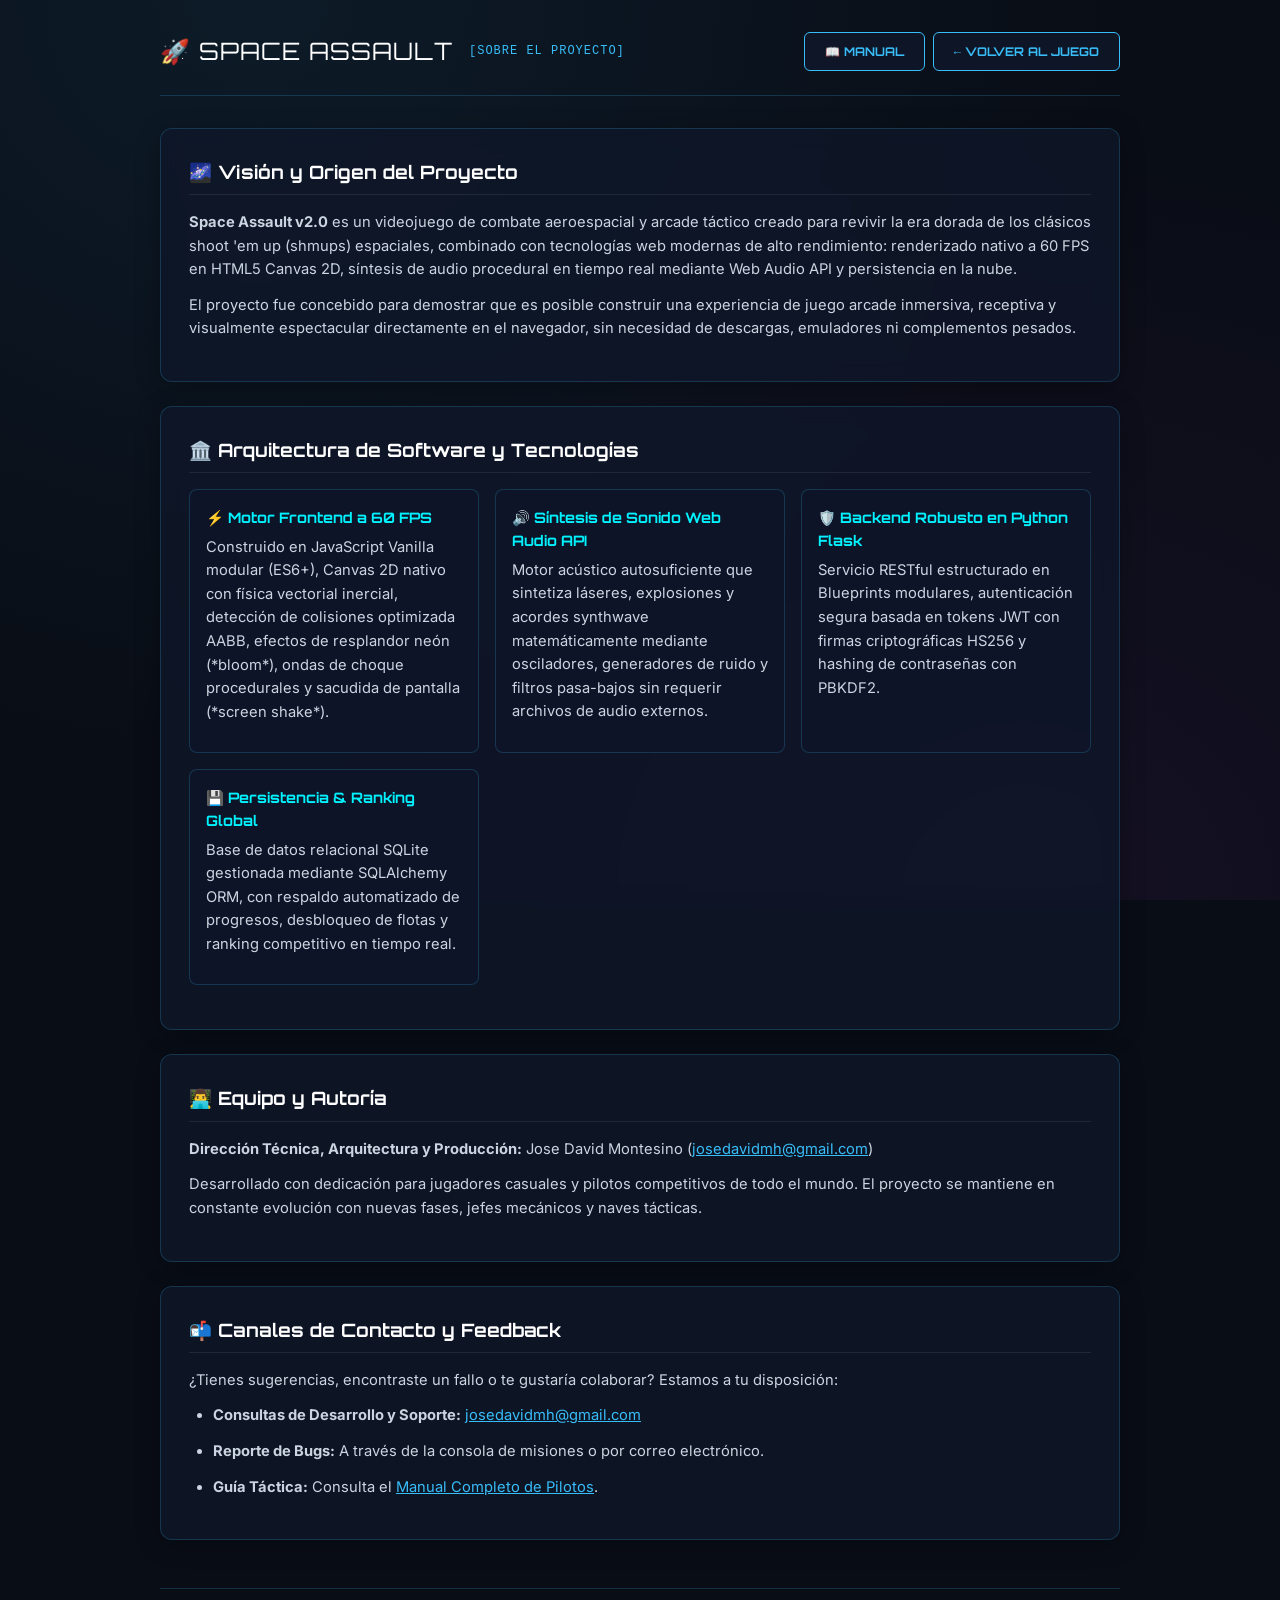
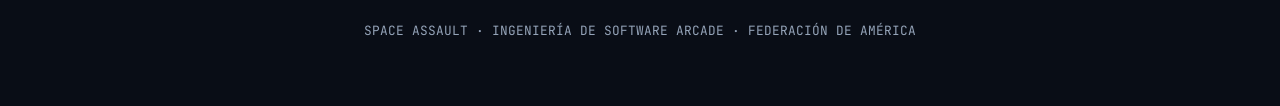
<file: crazygames_build/acerca.html>
<!DOCTYPE html>
<html lang="es">
<head>
  <meta charset="UTF-8">
  <meta name="viewport" content="width=device-width, initial-scale=1.0">
  <title>Acerca de Space Assault - El Proyecto & Contacto</title>
  
  <link rel="preconnect" href="https://fonts.googleapis.com">
  <link rel="preconnect" href="https://fonts.gstatic.com" crossorigin>
  <link href="https://fonts.googleapis.com/css2?family=Inter:wght@300;400;500;600;700&family=JetBrains+Mono:wght@400;500;700&family=Orbitron:wght@500;700;900&family=Rajdhani:wght@600;700&display=swap" rel="stylesheet">

  <style>
    :root {
      --bg: #090d16;
      --card-bg: rgba(15, 23, 42, 0.75);
      --border: rgba(56, 189, 248, 0.2);
      --border-hover: rgba(56, 189, 248, 0.45);
      --primary: #38bdf8;
      --accent: #00f3ff;
      --text: #f1f5f9;
      --text-muted: #94a3b8;
    }

    * { box-sizing: border-box; margin: 0; padding: 0; }

    body {
      background-color: var(--bg);
      color: var(--text);
      font-family: 'Inter', sans-serif;
      line-height: 1.6;
      padding: 2rem 1rem;
      background-image: 
        radial-gradient(ellipse at 20% 0%, rgba(56, 189, 248, 0.08) 0%, transparent 60%),
        radial-gradient(ellipse at 80% 100%, rgba(217, 70, 239, 0.06) 0%, transparent 60%);
      background-attachment: fixed;
    }

    .container { max-width: 960px; margin: 0 auto; }

    header {
      border-bottom: 1px solid var(--border);
      padding-bottom: 1.5rem;
      margin-bottom: 2rem;
      display: flex;
      justify-content: space-between;
      align-items: center;
      flex-wrap: wrap;
      gap: 1rem;
    }

    .brand-title {
      font-family: 'Orbitron', monospace;
      font-size: 1.5rem;
      color: #ffffff;
      letter-spacing: 1px;
      display: flex;
      align-items: center;
      gap: 0.5rem;
    }

    .btn-return {
      display: inline-flex;
      align-items: center;
      gap: 0.5rem;
      padding: 0.55rem 1.25rem;
      border-radius: 6px;
      font-family: 'Orbitron', monospace;
      font-size: 0.75rem;
      font-weight: 700;
      color: var(--primary);
      background: rgba(15, 23, 42, 0.8);
      border: 1px solid var(--primary);
      text-decoration: none;
      transition: all 0.2s ease;
    }
    .btn-return:hover {
      background: var(--primary);
      color: #000;
      box-shadow: 0 0 15px rgba(56, 189, 248, 0.4);
    }

    section {
      background: var(--card-bg);
      border: 1px solid var(--border);
      border-radius: 12px;
      padding: 1.75rem;
      margin-bottom: 1.5rem;
      box-shadow: 0 4px 25px rgba(0, 0, 0, 0.3);
      backdrop-filter: blur(10px);
    }

    h2 {
      font-family: 'Orbitron', monospace;
      font-size: 1.15rem;
      color: #ffffff;
      margin-bottom: 1rem;
      display: flex;
      align-items: center;
      gap: 0.5rem;
      border-bottom: 1px solid rgba(255, 255, 255, 0.08);
      padding-bottom: 0.5rem;
    }

    h3 {
      font-family: 'Rajdhani', sans-serif;
      font-size: 1rem;
      font-weight: 700;
      color: var(--primary);
      margin: 1.25rem 0 0.5rem 0;
      text-transform: uppercase;
    }

    p, li {
      font-size: 0.92rem;
      color: #cbd5e1;
      margin-bottom: 0.75rem;
    }
    ul { padding-left: 1.5rem; }

    .grid-2 {
      display: grid;
      grid-template-columns: repeat(auto-fit, minmax(260px, 1fr));
      gap: 1rem;
      margin: 1rem 0;
    }

    .info-card {
      background: rgba(15, 23, 42, 0.6);
      border: 1px solid rgba(56, 189, 248, 0.2);
      border-radius: 8px;
      padding: 1rem;
    }

    .info-card h4 {
      font-family: 'Orbitron', monospace;
      font-size: 0.9rem;
      color: var(--accent);
      margin-bottom: 0.4rem;
    }

    footer {
      margin-top: 3rem;
      padding: 2rem 1rem;
      border-top: 1px solid var(--border);
      text-align: center;
      color: var(--text-muted);
      font-size: 0.8rem;
      font-family: 'JetBrains Mono', monospace;
    }
  </style>
</head>
<body>
  <div class="container">
    <header>
      <div class="brand-title">
        <span>🚀</span> SPACE ASSAULT
        <span style="font-size: 0.75rem; font-family: monospace; color: var(--primary); margin-left: 0.5rem;">[SOBRE EL PROYECTO]</span>
      </div>
      <div style="display: flex; gap: 0.5rem;">
        <a href="/manual.html" class="btn-return" style="border-color: #38bdf8; color: #38bdf8;">📖 MANUAL</a>
        <a href="/" class="btn-return">← VOLVER AL JUEGO</a>
      </div>
    </header>

    <section>
      <h2>🌌 Visión y Origen del Proyecto</h2>
      <p>
        <b>Space Assault v2.0</b> es un videojuego de combate aeroespacial y arcade táctico creado para revivir la era dorada de los clásicos shoot 'em up (shmups) espaciales, combinado con tecnologías web modernas de alto rendimiento: renderizado nativo a 60 FPS en HTML5 Canvas 2D, síntesis de audio procedural en tiempo real mediante Web Audio API y persistencia en la nube.
      </p>
      <p>
        El proyecto fue concebido para demostrar que es posible construir una experiencia de juego arcade inmersiva, receptiva y visualmente espectacular directamente en el navegador, sin necesidad de descargas, emuladores ni complementos pesados.
      </p>
    </section>

    <section>
      <h2>🏛️ Arquitectura de Software y Tecnologías</h2>
      <div class="grid-2">
        <div class="info-card">
          <h4>⚡ Motor Frontend a 60 FPS</h4>
          <p>
            Construido en JavaScript Vanilla modular (ES6+), Canvas 2D nativo con física vectorial inercial, detección de colisiones optimizada AABB, efectos de resplandor neón (*bloom*), ondas de choque procedurales y sacudida de pantalla (*screen shake*).
          </p>
        </div>
        <div class="info-card">
          <h4>🔊 Síntesis de Sonido Web Audio API</h4>
          <p>
            Motor acústico autosuficiente que sintetiza láseres, explosiones y acordes synthwave matemáticamente mediante osciladores, generadores de ruido y filtros pasa-bajos sin requerir archivos de audio externos.
          </p>
        </div>
        <div class="info-card">
          <h4>🛡️ Backend Robusto en Python Flask</h4>
          <p>
            Servicio RESTful estructurado en Blueprints modulares, autenticación segura basada en tokens JWT con firmas criptográficas HS256 y hashing de contraseñas con PBKDF2.
          </p>
        </div>
        <div class="info-card">
          <h4>💾 Persistencia & Ranking Global</h4>
          <p>
            Base de datos relacional SQLite gestionada mediante SQLAlchemy ORM, con respaldo automatizado de progresos, desbloqueo de flotas y ranking competitivo en tiempo real.
          </p>
        </div>
      </div>
    </section>

    <section>
      <h2>👨‍💻 Equipo y Autoría</h2>
      <p>
        <b>Dirección Técnica, Arquitectura y Producción:</b> Jose David Montesino (<a href="mailto:josedavidmh@gmail.com" style="color: var(--primary);">josedavidmh@gmail.com</a>)
      </p>
      <p>
        Desarrollado con dedicación para jugadores casuales y pilotos competitivos de todo el mundo. El proyecto se mantiene en constante evolución con nuevas fases, jefes mecánicos y naves tácticas.
      </p>
    </section>

    <section>
      <h2>📬 Canales de Contacto y Feedback</h2>
      <p>
        ¿Tienes sugerencias, encontraste un fallo o te gustaría colaborar? Estamos a tu disposición:
      </p>
      <ul>
        <li><b>Consultas de Desarrollo y Soporte:</b> <a href="mailto:josedavidmh@gmail.com" style="color: var(--primary);">josedavidmh@gmail.com</a></li>
        <li><b>Reporte de Bugs:</b> A través de la consola de misiones o por correo electrónico.</li>
        <li><b>Guía Táctica:</b> Consulta el <a href="/manual.html" style="color: var(--primary);">Manual Completo de Pilotos</a>.</li>
      </ul>
    </section>

    <footer>
      SPACE ASSAULT · INGENIERÍA DE SOFTWARE ARCADE · FEDERACIÓN DE AMÉRICA
    </footer>
  </div>
</body>
</html>
</file>
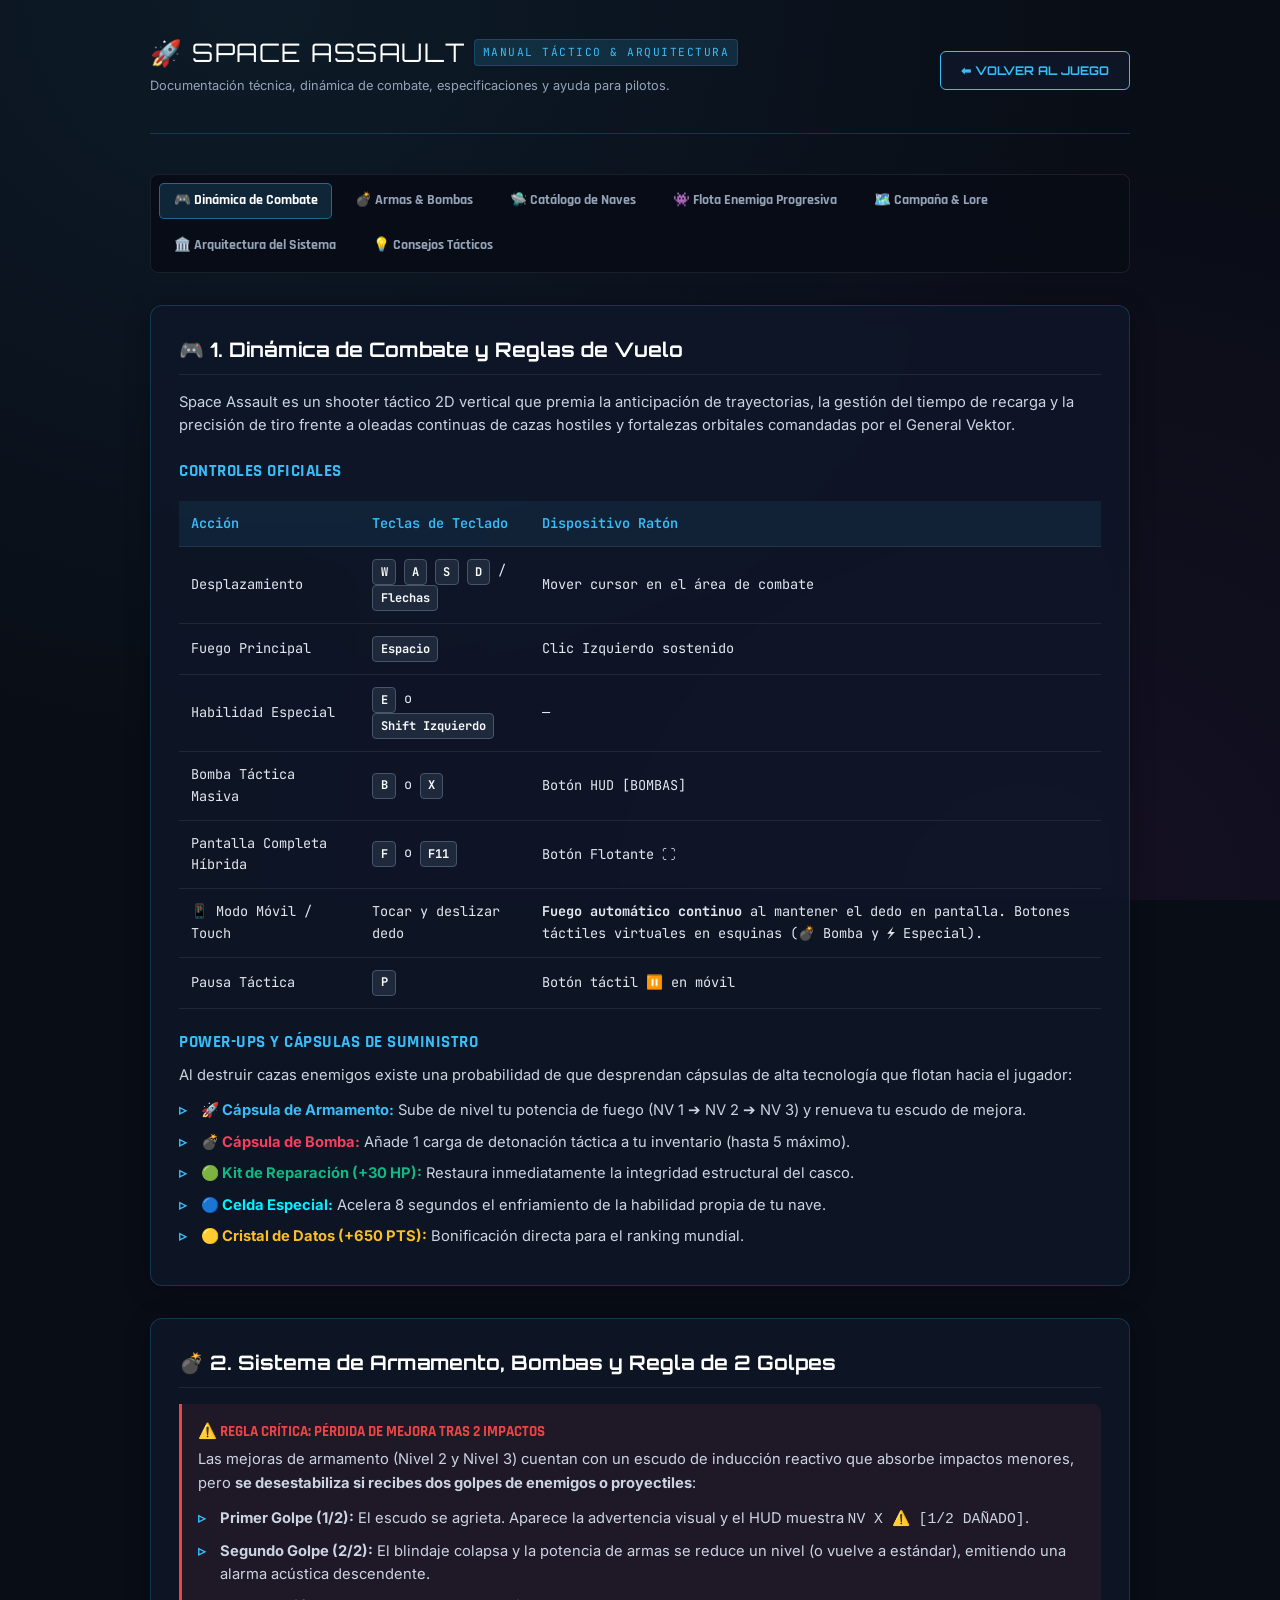
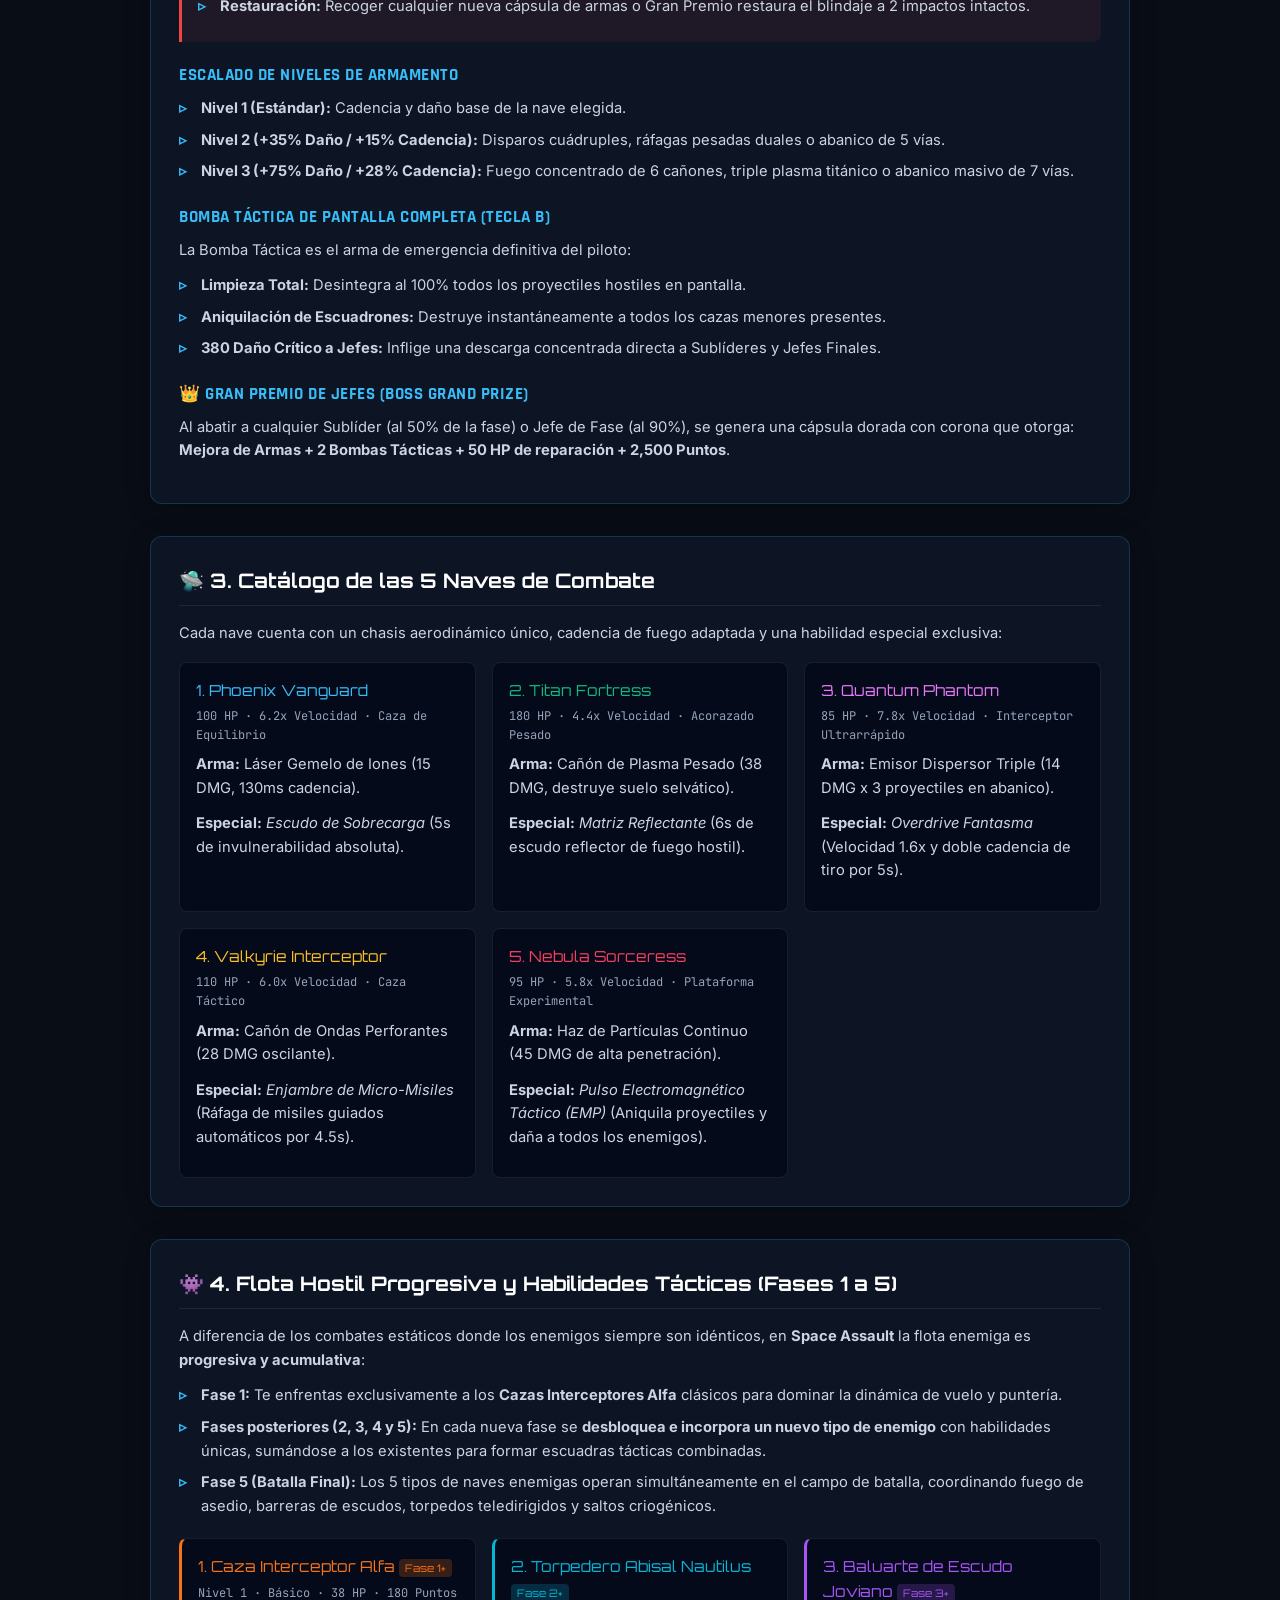
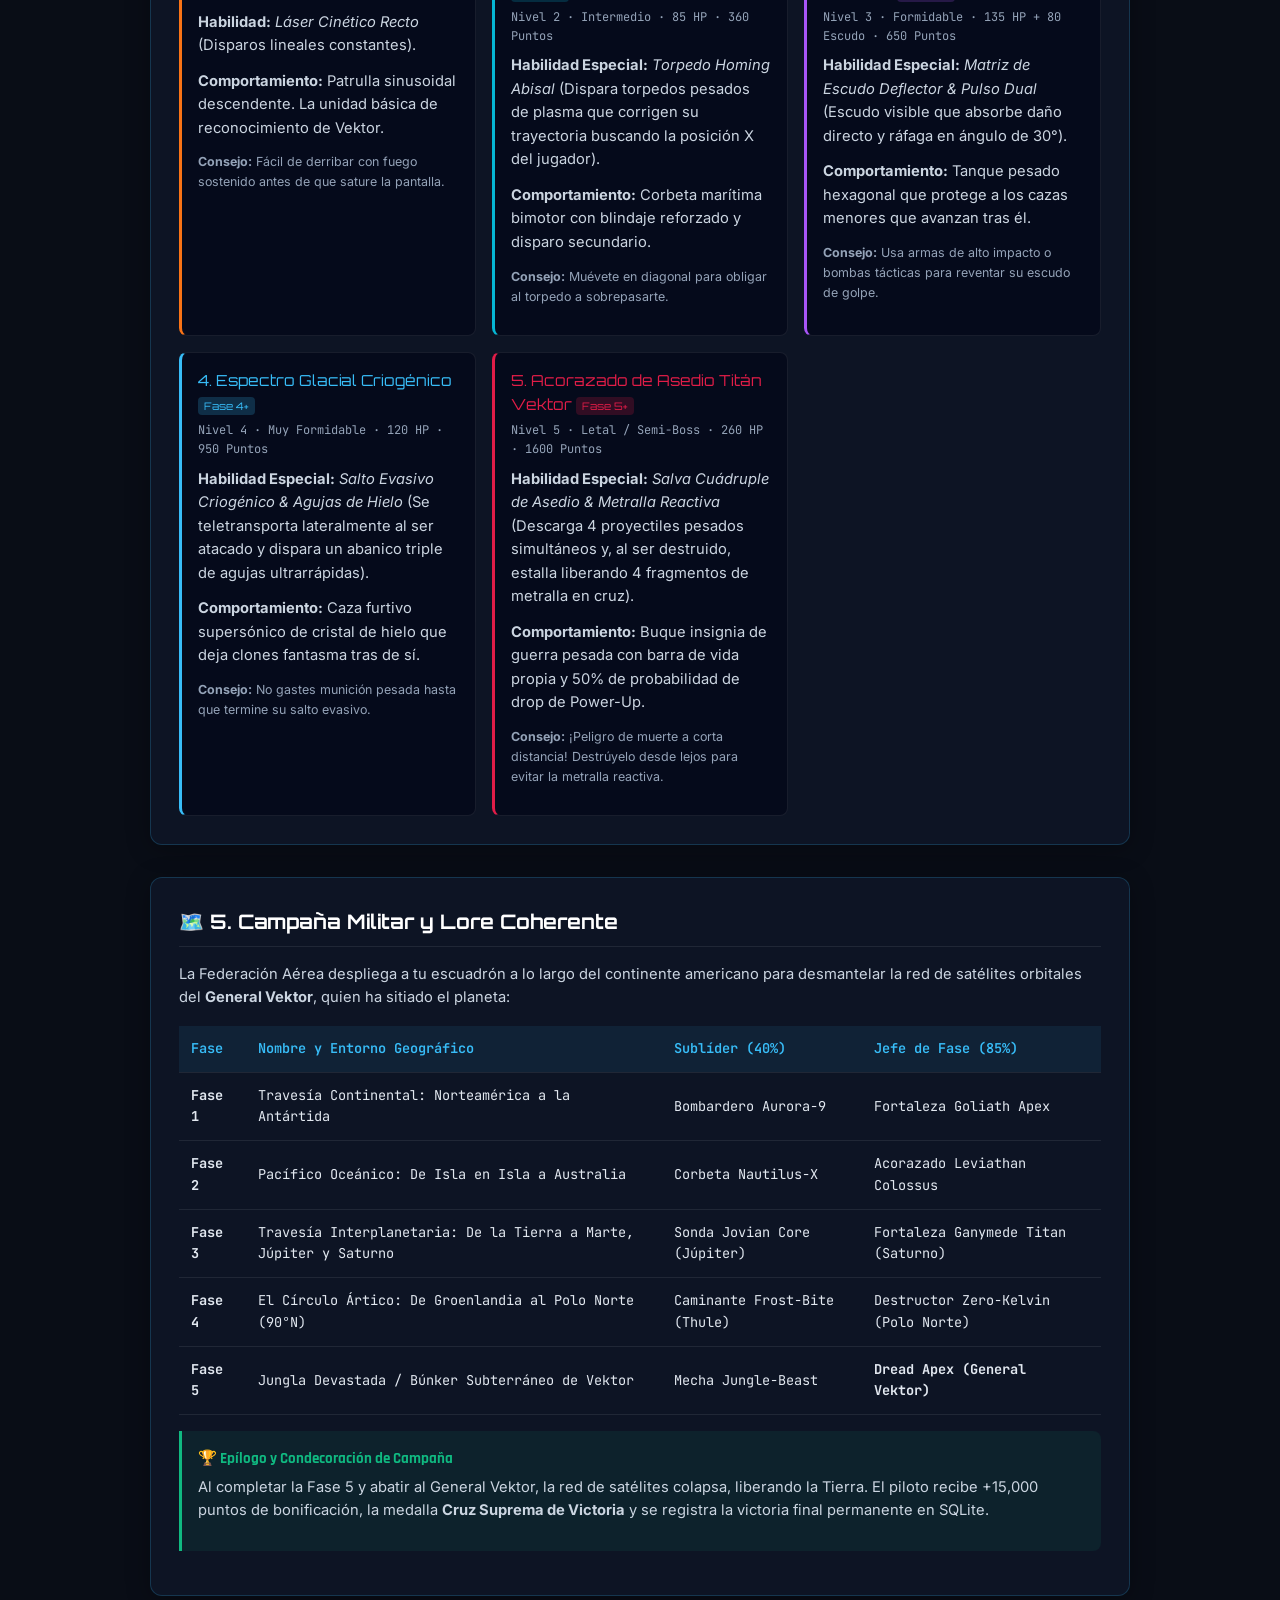
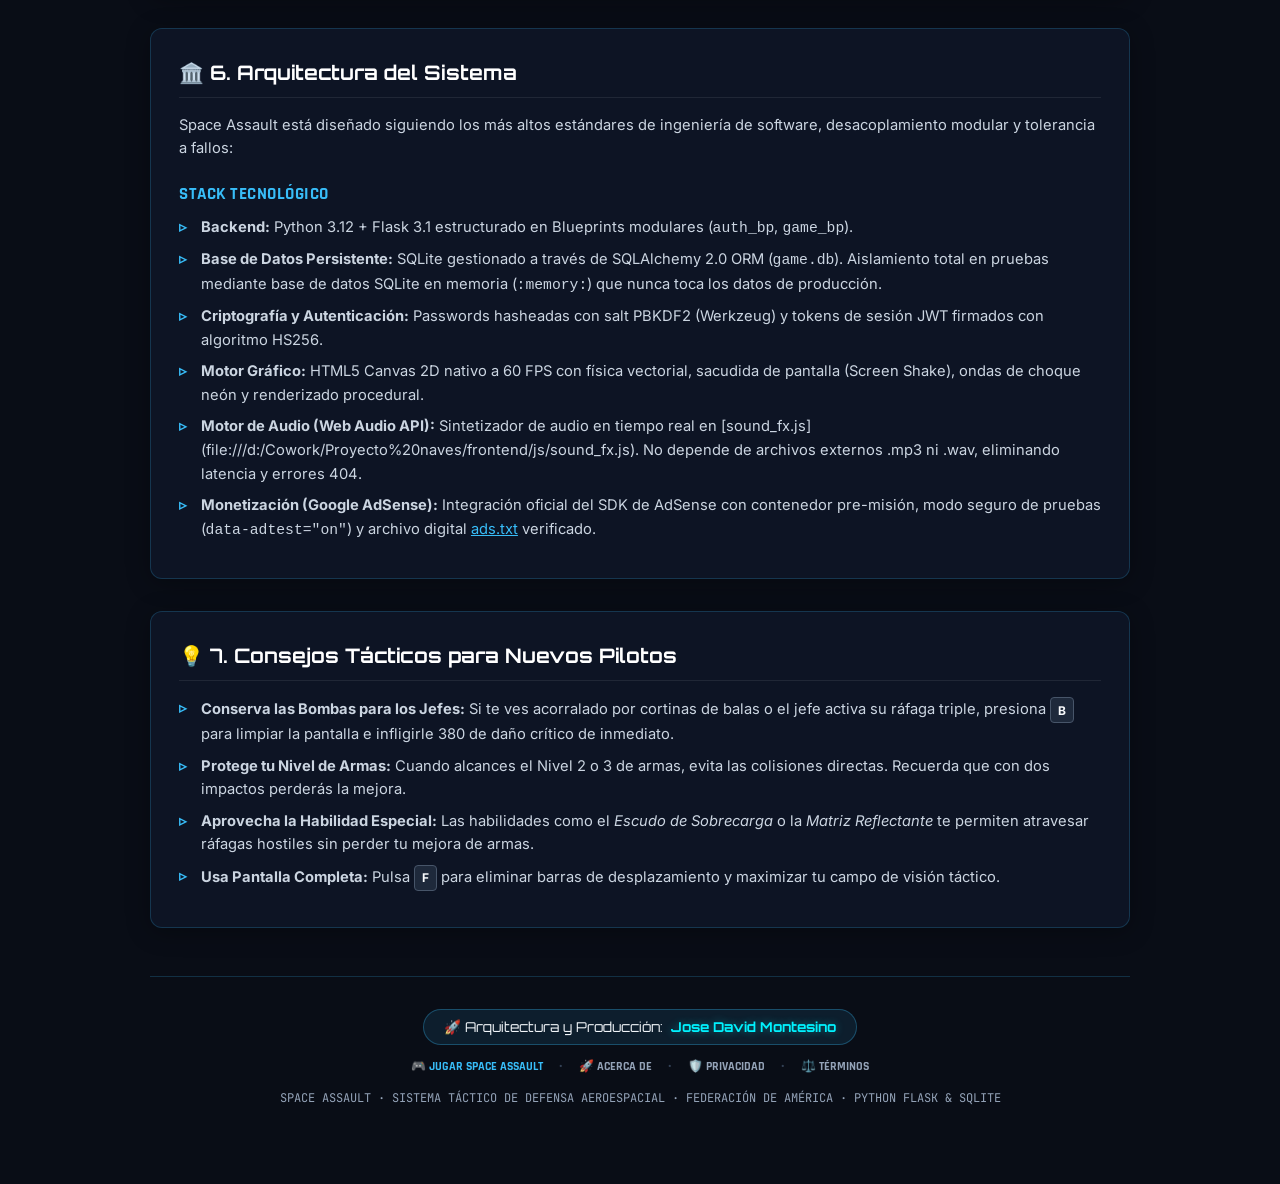
<file: crazygames_build/manual.html>
<!DOCTYPE html>
<html lang="es">
<head>
  <meta charset="UTF-8">
  <meta name="viewport" content="width=device-width, initial-scale=1.0">
  <title>Manual Táctico y Arquitectura - Space Assault</title>
  
  <link rel="preconnect" href="https://fonts.googleapis.com">
  <link rel="preconnect" href="https://fonts.gstatic.com" crossorigin>
  <link href="https://fonts.googleapis.com/css2?family=Inter:wght@300;400;500;600;700&family=JetBrains+Mono:wght@400;500;700&family=Orbitron:wght@500;700;900&family=Rajdhani:wght@600;700&display=swap" rel="stylesheet">
 
  <!-- Google AdSense SDK Oficial (Verificación de Dominio) -->
  <script async src="https://pagead2.googlesyndication.com/pagead/js/adsbygoogle.js?client=ca-pub-6261859133501243"
     crossorigin="anonymous"></script>

  <style>
    :root {
      --bg: #090d16;
      --card-bg: rgba(15, 23, 42, 0.75);
      --border: rgba(56, 189, 248, 0.2);
      --border-hover: rgba(56, 189, 248, 0.45);
      --primary: #38bdf8;
      --accent: #00f3ff;
      --success: #10b981;
      --warning: #f59e0b;
      --danger: #ef4444;
      --text: #f1f5f9;
      --text-muted: #94a3b8;
    }

    * {
      box-sizing: border-box;
      margin: 0;
      padding: 0;
    }

    body {
      background-color: var(--bg);
      color: var(--text);
      font-family: 'Inter', sans-serif;
      line-height: 1.6;
      padding: 2rem 1rem;
      background-image: 
        radial-gradient(ellipse at 20% 0%, rgba(56, 189, 248, 0.08) 0%, transparent 60%),
        radial-gradient(ellipse at 80% 100%, rgba(217, 70, 239, 0.06) 0%, transparent 60%);
      background-attachment: fixed;
    }

    .container {
      max-width: 980px;
      margin: 0 auto;
    }

    /* Header Minimalista */
    header {
      border-bottom: 1px solid var(--border);
      padding-bottom: 1.5rem;
      margin-bottom: 2.5rem;
      display: flex;
      justify-content: space-between;
      align-items: center;
      flex-wrap: wrap;
      gap: 1rem;
    }

    .brand-title {
      font-family: 'Orbitron', monospace;
      font-size: 1.6rem;
      color: #ffffff;
      letter-spacing: 1.5px;
      display: flex;
      align-items: center;
      gap: 0.5rem;
    }

    .brand-badge {
      font-size: 0.7rem;
      font-family: 'JetBrains Mono', monospace;
      padding: 0.2rem 0.5rem;
      border-radius: 4px;
      background: rgba(56, 189, 248, 0.15);
      border: 1px solid var(--border);
      color: var(--primary);
    }

    .btn-return {
      display: inline-flex;
      align-items: center;
      gap: 0.5rem;
      padding: 0.55rem 1.25rem;
      border-radius: 6px;
      font-family: 'Orbitron', monospace;
      font-size: 0.75rem;
      font-weight: 700;
      color: var(--primary);
      background: rgba(15, 23, 42, 0.8);
      border: 1px solid var(--primary);
      text-decoration: none;
      transition: all 0.2s ease;
    }

    .btn-return:hover {
      background: var(--primary);
      color: #000;
      box-shadow: 0 0 15px rgba(56, 189, 248, 0.4);
    }

    /* Píldoras de Navegación */
    .nav-pills {
      display: flex;
      gap: 0.5rem;
      flex-wrap: wrap;
      margin-bottom: 2rem;
      position: sticky;
      top: 1rem;
      z-index: 50;
      background: rgba(9, 13, 22, 0.92);
      backdrop-filter: blur(8px);
      padding: 0.5rem;
      border-radius: 8px;
      border: 1px solid rgba(255, 255, 255, 0.08);
    }

    .nav-pill {
      font-family: 'Rajdhani', sans-serif;
      font-weight: 700;
      font-size: 0.85rem;
      color: var(--text-muted);
      text-decoration: none;
      padding: 0.4rem 0.85rem;
      border-radius: 5px;
      border: 1px solid transparent;
      transition: all 0.2s ease;
    }

    .nav-pill:hover, .nav-pill.active {
      color: #ffffff;
      background: rgba(56, 189, 248, 0.15);
      border-color: var(--border-hover);
    }

    /* Tarjetas y Secciones */
    section {
      background: var(--card-bg);
      border: 1px solid var(--border);
      border-radius: 12px;
      padding: 1.75rem;
      margin-bottom: 2rem;
      box-shadow: 0 4px 25px rgba(0, 0, 0, 0.3);
      backdrop-filter: blur(10px);
    }

    h2 {
      font-family: 'Orbitron', monospace;
      font-size: 1.25rem;
      color: #ffffff;
      margin-bottom: 1rem;
      display: flex;
      align-items: center;
      gap: 0.5rem;
      border-bottom: 1px solid rgba(255, 255, 255, 0.08);
      padding-bottom: 0.5rem;
    }

    h3 {
      font-family: 'Rajdhani', sans-serif;
      font-size: 1.05rem;
      font-weight: 700;
      color: var(--primary);
      margin: 1.25rem 0 0.5rem 0;
      text-transform: uppercase;
      letter-spacing: 0.5px;
    }

    p, li {
      font-size: 0.92rem;
      color: #cbd5e1;
      margin-bottom: 0.75rem;
    }

    ul {
      list-style-type: none;
      padding-left: 0;
    }

    li {
      position: relative;
      padding-left: 1.35rem;
      margin-bottom: 0.5rem;
    }

    li::before {
      content: "▹";
      position: absolute;
      left: 0;
      color: var(--primary);
      font-weight: bold;
    }

    /* Tablas */
    table {
      width: 100%;
      border-collapse: collapse;
      margin: 1rem 0;
      font-size: 0.85rem;
      font-family: 'JetBrains Mono', monospace;
    }

    th, td {
      padding: 0.75rem;
      text-align: left;
      border-bottom: 1px solid rgba(255, 255, 255, 0.08);
    }

    th {
      color: var(--primary);
      background: rgba(56, 189, 248, 0.08);
      font-weight: 600;
    }

    td {
      color: #e2e8f0;
    }

    tr:hover td {
      background: rgba(56, 189, 248, 0.04);
    }

    .key-badge {
      display: inline-block;
      padding: 0.15rem 0.45rem;
      border-radius: 4px;
      background: #1e293b;
      border: 1px solid #475569;
      color: #f8fafc;
      font-size: 0.75rem;
      font-weight: bold;
    }

    /* Callout Boxes */
    .callout {
      background: rgba(16, 185, 129, 0.08);
      border-left: 3px solid var(--success);
      padding: 1rem;
      border-radius: 0 8px 8px 0;
      margin: 1rem 0;
    }

    .callout.warning {
      background: rgba(245, 158, 11, 0.08);
      border-left-color: var(--warning);
    }

    .callout.danger {
      background: rgba(239, 68, 68, 0.08);
      border-left-color: var(--danger);
    }

    .callout-title {
      font-family: 'Rajdhani', sans-serif;
      font-weight: 700;
      font-size: 0.95rem;
      margin-bottom: 0.25rem;
    }

    .callout.warning .callout-title { color: var(--warning); }
    .callout.danger .callout-title { color: var(--danger); }
    .callout .callout-title { color: var(--success); }

    /* Grid de Naves */
    .ships-grid {
      display: grid;
      grid-template-columns: repeat(auto-fit, minmax(280px, 1fr));
      gap: 1rem;
      margin-top: 1rem;
    }

    .ship-card {
      background: rgba(2, 6, 23, 0.6);
      border: 1px solid rgba(255, 255, 255, 0.08);
      border-radius: 8px;
      padding: 1rem;
      transition: all 0.2s ease;
    }

    .ship-card:hover {
      border-color: var(--border-hover);
      transform: translateY(-2px);
    }

    .ship-name {
      font-family: 'Orbitron', monospace;
      font-size: 0.95rem;
      color: #ffffff;
      margin-bottom: 0.25rem;
    }

    .ship-stats {
      font-family: 'JetBrains Mono', monospace;
      font-size: 0.75rem;
      color: var(--text-muted);
      margin-bottom: 0.5rem;
    }

    /* Footer */
    footer {
      text-align: center;
      border-top: 1px solid var(--border);
      padding-top: 2rem;
      margin-top: 3rem;
      color: var(--text-muted);
      font-size: 0.75rem;
      font-family: 'JetBrains Mono', monospace;
    }
  </style>
</head>
<body>

  <div class="container">
    <!-- Header -->
    <header>
      <div>
        <div class="brand-title">
          <span>🚀 SPACE ASSAULT</span>
          <span class="brand-badge">MANUAL TÁCTICO & ARQUITECTURA</span>
        </div>
        <p style="font-size: 0.8rem; color: var(--text-muted); margin-top: 0.2rem;">
          Documentación técnica, dinámica de combate, especificaciones y ayuda para pilotos.
        </p>
      </div>
      <div>
        <a href="./index.html" class="btn-return">⬅ VOLVER AL JUEGO</a>
      </div>
    </header>

    <!-- Navegación Rápida -->
    <nav class="nav-pills">
      <a href="#dinamica" class="nav-pill active">🎮 Dinámica de Combate</a>
      <a href="#armas-bombas" class="nav-pill">💣 Armas & Bombas</a>
      <a href="#naves" class="nav-pill">🛸 Catálogo de Naves</a>
      <a href="#enemigos" class="nav-pill">👾 Flota Enemiga Progresiva</a>
      <a href="#fases" class="nav-pill">🗺️ Campaña & Lore</a>
      <a href="#arquitectura" class="nav-pill">🏛️ Arquitectura del Sistema</a>
      <a href="#consejos" class="nav-pill">💡 Consejos Tácticos</a>
    </nav>

    <!-- SECCIÓN 1: Dinámica de Combate -->
    <section id="dinamica">
      <h2>🎮 1. Dinámica de Combate y Reglas de Vuelo</h2>
      <p>
        Space Assault es un shooter táctico 2D vertical que premia la anticipación de trayectorias, la gestión del tiempo de recarga y la precisión de tiro frente a oleadas continuas de cazas hostiles y fortalezas orbitales comandadas por el General Vektor.
      </p>

      <h3>Controles Oficiales</h3>
      <table>
        <thead>
          <tr>
            <th>Acción</th>
            <th>Teclas de Teclado</th>
            <th>Dispositivo Ratón</th>
          </tr>
        </thead>
        <tbody>
          <tr>
            <td>Desplazamiento</td>
            <td><span class="key-badge">W</span> <span class="key-badge">A</span> <span class="key-badge">S</span> <span class="key-badge">D</span> / <span class="key-badge">Flechas</span></td>
            <td>Mover cursor en el área de combate</td>
          </tr>
          <tr>
            <td>Fuego Principal</td>
            <td><span class="key-badge">Espacio</span></td>
            <td>Clic Izquierdo sostenido</td>
          </tr>
          <tr>
            <td>Habilidad Especial</td>
            <td><span class="key-badge">E</span> o <span class="key-badge">Shift Izquierdo</span></td>
            <td>—</td>
          </tr>
          <tr>
            <td>Bomba Táctica Masiva</td>
            <td><span class="key-badge">B</span> o <span class="key-badge">X</span></td>
            <td>Botón HUD [BOMBAS]</td>
          </tr>
          <tr>
            <td>Pantalla Completa Híbrida</td>
            <td><span class="key-badge">F</span> o <span class="key-badge">F11</span></td>
            <td>Botón Flotante ⛶</td>
          </tr>
          <tr>
            <td>📱 Modo Móvil / Touch</td>
            <td>Tocar y deslizar dedo</td>
            <td><b>Fuego automático continuo</b> al mantener el dedo en pantalla. Botones táctiles virtuales en esquinas (💣 Bomba y ⚡ Especial).</td>
          </tr>
          <tr>
            <td>Pausa Táctica</td>
            <td><span class="key-badge">P</span></td>
            <td>Botón táctil ⏸️ en móvil</td>
          </tr>
        </tbody>
      </table>

      <h3>Power-Ups y Cápsulas de Suministro</h3>
      <p>
        Al destruir cazas enemigos existe una probabilidad de que desprendan cápsulas de alta tecnología que flotan hacia el jugador:
      </p>
      <ul>
        <li><b style="color: #38bdf8;">🚀 Cápsula de Armamento:</b> Sube de nivel tu potencia de fuego (NV 1 ➔ NV 2 ➔ NV 3) y renueva tu escudo de mejora.</li>
        <li><b style="color: #f43f5e;">💣 Cápsula de Bomba:</b> Añade 1 carga de detonación táctica a tu inventario (hasta 5 máximo).</li>
        <li><b style="color: #10b981;">🟢 Kit de Reparación (+30 HP):</b> Restaura inmediatamente la integridad estructural del casco.</li>
        <li><b style="color: #00f3ff;">🔵 Celda Especial:</b> Acelera 8 segundos el enfriamiento de la habilidad propia de tu nave.</li>
        <li><b style="color: #fbbf24;">🟡 Cristal de Datos (+650 PTS):</b> Bonificación directa para el ranking mundial.</li>
      </ul>
    </section>

    <!-- SECCIÓN 2: Armas, Bombas y Regla de 2 Golpes -->
    <section id="armas-bombas">
      <h2>💣 2. Sistema de Armamento, Bombas y Regla de 2 Golpes</h2>

      <div class="callout danger">
        <div class="callout-title">⚠️ REGLA CRÍTICA: PÉRDIDA DE MEJORA TRAS 2 IMPACTOS</div>
        <p>
          Las mejoras de armamento (Nivel 2 y Nivel 3) cuentan con un escudo de inducción reactivo que absorbe impactos menores, pero <b>se desestabiliza si recibes dos golpes de enemigos o proyectiles</b>:
        </p>
        <ul style="margin-top: 0.5rem;">
          <li><b>Primer Golpe (1/2):</b> El escudo se agrieta. Aparece la advertencia visual y el HUD muestra <code>NV X ⚠️ [1/2 DAÑADO]</code>.</li>
          <li><b>Segundo Golpe (2/2):</b> El blindaje colapsa y la potencia de armas se reduce un nivel (o vuelve a estándar), emitiendo una alarma acústica descendente.</li>
          <li><b>Restauración:</b> Recoger cualquier nueva cápsula de armas o Gran Premio restaura el blindaje a 2 impactos intactos.</li>
        </ul>
      </div>

      <h3>Escalado de Niveles de Armamento</h3>
      <ul>
        <li><b>Nivel 1 (Estándar):</b> Cadencia y daño base de la nave elegida.</li>
        <li><b>Nivel 2 (+35% Daño / +15% Cadencia):</b> Disparos cuádruples, ráfagas pesadas duales o abanico de 5 vías.</li>
        <li><b>Nivel 3 (+75% Daño / +28% Cadencia):</b> Fuego concentrado de 6 cañones, triple plasma titánico o abanico masivo de 7 vías.</li>
      </ul>

      <h3>Bomba Táctica de Pantalla Completa (Tecla B)</h3>
      <p>
        La Bomba Táctica es el arma de emergencia definitiva del piloto:
      </p>
      <ul>
        <li><b>Limpieza Total:</b> Desintegra al 100% todos los proyectiles hostiles en pantalla.</li>
        <li><b>Aniquilación de Escuadrones:</b> Destruye instantáneamente a todos los cazas menores presentes.</li>
        <li><b>380 Daño Crítico a Jefes:</b> Inflige una descarga concentrada directa a Sublíderes y Jefes Finales.</li>
      </ul>

      <h3>👑 Gran Premio de Jefes (Boss Grand Prize)</h3>
      <p>
        Al abatir a cualquier Sublíder (al 50% de la fase) o Jefe de Fase (al 90%), se genera una cápsula dorada con corona que otorga:
        <b>Mejora de Armas + 2 Bombas Tácticas + 50 HP de reparación + 2,500 Puntos</b>.
      </p>
    </section>

    <!-- SECCIÓN 3: Catálogo de Naves -->
    <section id="naves">
      <h2>🛸 3. Catálogo de las 5 Naves de Combate</h2>
      <p>Cada nave cuenta con un chasis aerodinámico único, cadencia de fuego adaptada y una habilidad especial exclusiva:</p>

      <div class="ships-grid">
        <div class="ship-card">
          <div class="ship-name" style="color: #38bdf8;">1. Phoenix Vanguard</div>
          <div class="ship-stats">100 HP · 6.2x Velocidad · Caza de Equilibrio</div>
          <p><b>Arma:</b> Láser Gemelo de Iones (15 DMG, 130ms cadencia).</p>
          <p><b>Especial:</b> <i>Escudo de Sobrecarga</i> (5s de invulnerabilidad absoluta).</p>
        </div>

        <div class="ship-card">
          <div class="ship-name" style="color: #10b981;">2. Titan Fortress</div>
          <div class="ship-stats">180 HP · 4.4x Velocidad · Acorazado Pesado</div>
          <p><b>Arma:</b> Cañón de Plasma Pesado (38 DMG, destruye suelo selvático).</p>
          <p><b>Especial:</b> <i>Matriz Reflectante</i> (6s de escudo reflector de fuego hostil).</p>
        </div>

        <div class="ship-card">
          <div class="ship-name" style="color: #e879f9;">3. Quantum Phantom</div>
          <div class="ship-stats">85 HP · 7.8x Velocidad · Interceptor Ultrarrápido</div>
          <p><b>Arma:</b> Emisor Dispersor Triple (14 DMG x 3 proyectiles en abanico).</p>
          <p><b>Especial:</b> <i>Overdrive Fantasma</i> (Velocidad 1.6x y doble cadencia de tiro por 5s).</p>
        </div>

        <div class="ship-card">
          <div class="ship-name" style="color: #fbbf24;">4. Valkyrie Interceptor</div>
          <div class="ship-stats">110 HP · 6.0x Velocidad · Caza Táctico</div>
          <p><b>Arma:</b> Cañón de Ondas Perforantes (28 DMG oscilante).</p>
          <p><b>Especial:</b> <i>Enjambre de Micro-Misiles</i> (Ráfaga de misiles guiados automáticos por 4.5s).</p>
        </div>

        <div class="ship-card">
          <div class="ship-name" style="color: #f43f5e;">5. Nebula Sorceress</div>
          <div class="ship-stats">95 HP · 5.8x Velocidad · Plataforma Experimental</div>
          <p><b>Arma:</b> Haz de Partículas Continuo (45 DMG de alta penetración).</p>
          <p><b>Especial:</b> <i>Pulso Electromagnético Táctico (EMP)</i> (Aniquila proyectiles y daña a todos los enemigos).</p>
        </div>
      </div>
    </section>

    <!-- SECCIÓN 4: Flota Hostil Progresiva y Habilidades -->
    <section id="enemigos">
      <h2>👾 4. Flota Hostil Progresiva y Habilidades Tácticas (Fases 1 a 5)</h2>
      <p>
        A diferencia de los combates estáticos donde los enemigos siempre son idénticos, en <b>Space Assault</b> la flota enemiga es <b>progresiva y acumulativa</b>:
      </p>
      <ul>
        <li><b>Fase 1:</b> Te enfrentas exclusivamente a los <b>Cazas Interceptores Alfa</b> clásicos para dominar la dinámica de vuelo y puntería.</li>
        <li><b>Fases posteriores (2, 3, 4 y 5):</b> En cada nueva fase se <b>desbloquea e incorpora un nuevo tipo de enemigo</b> con habilidades únicas, sumándose a los existentes para formar escuadras tácticas combinadas.</li>
        <li><b>Fase 5 (Batalla Final):</b> Los 5 tipos de naves enemigas operan simultáneamente en el campo de batalla, coordinando fuego de asedio, barreras de escudos, torpedos teledirigidos y saltos criogénicos.</li>
      </ul>

      <div class="ships-grid" style="margin-top: 1.25rem;">
        <!-- Enemigo 1 -->
        <div class="ship-card" style="border-left: 3px solid #f97316;">
          <div class="ship-name" style="color: #f97316;">1. Caza Interceptor Alfa <span class="badge" style="font-size: 0.65rem; background: rgba(249, 115, 22, 0.2); color: #f97316; padding: 2px 6px; border-radius: 4px;">Fase 1+</span></div>
          <div class="ship-stats">Nivel 1 · Básico · 38 HP · 180 Puntos</div>
          <p><b>Habilidad:</b> <i>Láser Cinético Recto</i> (Disparos lineales constantes).</p>
          <p><b>Comportamiento:</b> Patrulla sinusoidal descendente. La unidad básica de reconocimiento de Vektor.</p>
          <p style="font-size: 0.78rem; color: #94a3b8; margin-top: 0.35rem;"><b>Consejo:</b> Fácil de derribar con fuego sostenido antes de que sature la pantalla.</p>
        </div>

        <!-- Enemigo 2 -->
        <div class="ship-card" style="border-left: 3px solid #06b6d4;">
          <div class="ship-name" style="color: #06b6d4;">2. Torpedero Abisal Nautilus <span class="badge" style="font-size: 0.65rem; background: rgba(6, 182, 212, 0.2); color: #06b6d4; padding: 2px 6px; border-radius: 4px;">Fase 2+</span></div>
          <div class="ship-stats">Nivel 2 · Intermedio · 85 HP · 360 Puntos</div>
          <p><b>Habilidad Especial:</b> <i>Torpedo Homing Abisal</i> (Dispara torpedos pesados de plasma que corrigen su trayectoria buscando la posición X del jugador).</p>
          <p><b>Comportamiento:</b> Corbeta marítima bimotor con blindaje reforzado y disparo secundario.</p>
          <p style="font-size: 0.78rem; color: #94a3b8; margin-top: 0.35rem;"><b>Consejo:</b> Muévete en diagonal para obligar al torpedo a sobrepasarte.</p>
        </div>

        <!-- Enemigo 3 -->
        <div class="ship-card" style="border-left: 3px solid #a855f7;">
          <div class="ship-name" style="color: #a855f7;">3. Baluarte de Escudo Joviano <span class="badge" style="font-size: 0.65rem; background: rgba(168, 85, 247, 0.2); color: #a855f7; padding: 2px 6px; border-radius: 4px;">Fase 3+</span></div>
          <div class="ship-stats">Nivel 3 · Formidable · 135 HP + 80 Escudo · 650 Puntos</div>
          <p><b>Habilidad Especial:</b> <i>Matriz de Escudo Deflector & Pulso Dual</i> (Escudo visible que absorbe daño directo y ráfaga en ángulo de 30°).</p>
          <p><b>Comportamiento:</b> Tanque pesado hexagonal que protege a los cazas menores que avanzan tras él.</p>
          <p style="font-size: 0.78rem; color: #94a3b8; margin-top: 0.35rem;"><b>Consejo:</b> Usa armas de alto impacto o bombas tácticas para reventar su escudo de golpe.</p>
        </div>

        <!-- Enemigo 4 -->
        <div class="ship-card" style="border-left: 3px solid #38bdf8;">
          <div class="ship-name" style="color: #38bdf8;">4. Espectro Glacial Criogénico <span class="badge" style="font-size: 0.65rem; background: rgba(56, 189, 248, 0.2); color: #38bdf8; padding: 2px 6px; border-radius: 4px;">Fase 4+</span></div>
          <div class="ship-stats">Nivel 4 · Muy Formidable · 120 HP · 950 Puntos</div>
          <p><b>Habilidad Especial:</b> <i>Salto Evasivo Criogénico & Agujas de Hielo</i> (Se teletransporta lateralmente al ser atacado y dispara un abanico triple de agujas ultrarrápidas).</p>
          <p><b>Comportamiento:</b> Caza furtivo supersónico de cristal de hielo que deja clones fantasma tras de sí.</p>
          <p style="font-size: 0.78rem; color: #94a3b8; margin-top: 0.35rem;"><b>Consejo:</b> No gastes munición pesada hasta que termine su salto evasivo.</p>
        </div>

        <!-- Enemigo 5 -->
        <div class="ship-card" style="border-left: 3px solid #e11d48;">
          <div class="ship-name" style="color: #e11d48;">5. Acorazado de Asedio Titán Vektor <span class="badge" style="font-size: 0.65rem; background: rgba(225, 29, 72, 0.2); color: #e11d48; padding: 2px 6px; border-radius: 4px;">Fase 5+</span></div>
          <div class="ship-stats">Nivel 5 · Letal / Semi-Boss · 260 HP · 1600 Puntos</div>
          <p><b>Habilidad Especial:</b> <i>Salva Cuádruple de Asedio & Metralla Reactiva</i> (Descarga 4 proyectiles pesados simultáneos y, al ser destruido, estalla liberando 4 fragmentos de metralla en cruz).</p>
          <p><b>Comportamiento:</b> Buque insignia de guerra pesada con barra de vida propia y 50% de probabilidad de drop de Power-Up.</p>
          <p style="font-size: 0.78rem; color: #94a3b8; margin-top: 0.35rem;"><b>Consejo:</b> ¡Peligro de muerte a corta distancia! Destrúyelo desde lejos para evitar la metralla reactiva.</p>
        </div>
      </div>
    </section>

    <!-- SECCIÓN 5: Fases y Lore -->
    <section id="fases">
      <h2>🗺️ 5. Campaña Militar y Lore Coherente</h2>
      <p>
        La Federación Aérea despliega a tu escuadrón a lo largo del continente americano para desmantelar la red de satélites orbitales del <b>General Vektor</b>, quien ha sitiado el planeta:
      </p>

      <table>
        <thead>
          <tr>
            <th>Fase</th>
            <th>Nombre y Entorno Geográfico</th>
            <th>Sublíder (40%)</th>
            <th>Jefe de Fase (85%)</th>
          </tr>
        </thead>
        <tbody>
          <tr>
            <td><b>Fase 1</b></td>
            <td>Travesía Continental: Norteamérica a la Antártida</td>
            <td>Bombardero Aurora-9</td>
            <td>Fortaleza Goliath Apex</td>
          </tr>
          <tr>
            <td><b>Fase 2</b></td>
            <td>Pacífico Oceánico: De Isla en Isla a Australia</td>
            <td>Corbeta Nautilus-X</td>
            <td>Acorazado Leviathan Colossus</td>
          </tr>
          <tr>
            <td><b>Fase 3</b></td>
            <td>Travesía Interplanetaria: De la Tierra a Marte, Júpiter y Saturno</td>
            <td>Sonda Jovian Core (Júpiter)</td>
            <td>Fortaleza Ganymede Titan (Saturno)</td>
          </tr>
          <tr>
            <td><b>Fase 4</b></td>
            <td>El Círculo Ártico: De Groenlandia al Polo Norte (90°N)</td>
            <td>Caminante Frost-Bite (Thule)</td>
            <td>Destructor Zero-Kelvin (Polo Norte)</td>
          </tr>
          <tr>
            <td><b>Fase 5</b></td>
            <td>Jungla Devastada / Búnker Subterráneo de Vektor</td>
            <td>Mecha Jungle-Beast</td>
            <td><b>Dread Apex (General Vektor)</b></td>
          </tr>
        </tbody>
      </table>

      <div class="callout">
        <div class="callout-title">🏆 Epílogo y Condecoración de Campaña</div>
        <p>
          Al completar la Fase 5 y abatir al General Vektor, la red de satélites colapsa, liberando la Tierra. El piloto recibe +15,000 puntos de bonificación, la medalla <b>Cruz Suprema de Victoria</b> y se registra la victoria final permanente en SQLite.
        </p>
      </div>
    </section>

    <!-- SECCIÓN 6: Arquitectura del Sistema -->
    <section id="arquitectura">
      <h2>🏛️ 6. Arquitectura del Sistema</h2>
      <p>
        Space Assault está diseñado siguiendo los más altos estándares de ingeniería de software, desacoplamiento modular y tolerancia a fallos:
      </p>

      <h3>Stack Tecnológico</h3>
      <ul>
        <li><b>Backend:</b> Python 3.12 + Flask 3.1 estructurado en Blueprints modulares (<code>auth_bp</code>, <code>game_bp</code>).</li>
        <li><b>Base de Datos Persistente:</b> SQLite gestionado a través de SQLAlchemy 2.0 ORM (<code>game.db</code>). Aislamiento total en pruebas mediante base de datos SQLite en memoria (<code>:memory:</code>) que nunca toca los datos de producción.</li>
        <li><b>Criptografía y Autenticación:</b> Passwords hasheadas con salt PBKDF2 (Werkzeug) y tokens de sesión JWT firmados con algoritmo HS256.</li>
        <li><b>Motor Gráfico:</b> HTML5 Canvas 2D nativo a 60 FPS con física vectorial, sacudida de pantalla (Screen Shake), ondas de choque neón y renderizado procedural.</li>
        <li><b>Motor de Audio (Web Audio API):</b> Sintetizador de audio en tiempo real en [sound_fx.js](file:///d:/Cowork/Proyecto%20naves/frontend/js/sound_fx.js). No depende de archivos externos .mp3 ni .wav, eliminando latencia y errores 404.</li>
        <li><b>Monetización (Google AdSense):</b> Integración oficial del SDK de AdSense con contenedor pre-misión, modo seguro de pruebas (<code>data-adtest="on"</code>) y archivo digital <a href="/ads.txt" style="color: var(--primary);">ads.txt</a> verificado.</li>
      </ul>
    </section>

    <!-- SECCIÓN 7: Consejos Tácticos -->
    <section id="consejos">
      <h2>💡 7. Consejos Tácticos para Nuevos Pilotos</h2>
      <ul>
        <li><b>Conserva las Bombas para los Jefes:</b> Si te ves acorralado por cortinas de balas o el jefe activa su ráfaga triple, presiona <span class="key-badge">B</span> para limpiar la pantalla e infligirle 380 de daño crítico de inmediato.</li>
        <li><b>Protege tu Nivel de Armas:</b> Cuando alcances el Nivel 2 o 3 de armas, evita las colisiones directas. Recuerda que con dos impactos perderás la mejora.</li>
        <li><b>Aprovecha la Habilidad Especial:</b> Las habilidades como el <i>Escudo de Sobrecarga</i> o la <i>Matriz Reflectante</i> te permiten atravesar ráfagas hostiles sin perder tu mejora de armas.</li>
        <li><b>Usa Pantalla Completa:</b> Pulsa <span class="key-badge">F</span> para eliminar barras de desplazamiento y maximizar tu campo de visión táctico.</li>
      </ul>
    </section>

    <!-- Footer con Créditos Oficiales y Enlaces Legales -->
    <footer style="margin-top: 3rem; padding: 2rem 1rem; border-top: 1px solid var(--border); text-align: center; display: flex; flex-direction: column; align-items: center; gap: 0.75rem;">
      <div style="display: inline-flex; align-items: center; gap: 0.5rem; padding: 0.4rem 1.25rem; background: rgba(56, 189, 248, 0.1); border: 1px solid rgba(56, 189, 248, 0.3); border-radius: 9999px; font-family: 'Orbitron', monospace; font-size: 0.85rem; color: var(--text);">
        🚀 Arquitectura y Producción: <strong style="color: var(--accent); font-weight: 700; text-shadow: 0 0 8px rgba(0, 243, 255, 0.4);">Jose David Montesino</strong>
      </div>
      <div style="display: flex; gap: 1rem; flex-wrap: wrap; justify-content: center; font-size: 0.75rem; font-family: 'Rajdhani', sans-serif; font-weight: 700;">
        <a href="/" style="color: #38bdf8; text-decoration: none;">🎮 JUGAR SPACE ASSAULT</a>
        <span style="color: #334155;">•</span>
        <a href="/acerca.html" style="color: #94a3b8; text-decoration: none;">🚀 ACERCA DE</a>
        <span style="color: #334155;">•</span>
        <a href="/privacidad.html" style="color: #94a3b8; text-decoration: none;">🛡️ PRIVACIDAD</a>
        <span style="color: #334155;">•</span>
        <a href="/terminos.html" style="color: #94a3b8; text-decoration: none;">⚖️ TÉRMINOS</a>
      </div>
      <p style="font-size: 0.75rem; color: var(--text-muted); font-family: 'JetBrains Mono', monospace;">
        SPACE ASSAULT · SISTEMA TÁCTICO DE DEFENSA AEROESPACIAL · FEDERACIÓN DE AMÉRICA · PYTHON FLASK & SQLITE
      </p>
    </footer>
  </div>

</body>
</html>
</file>
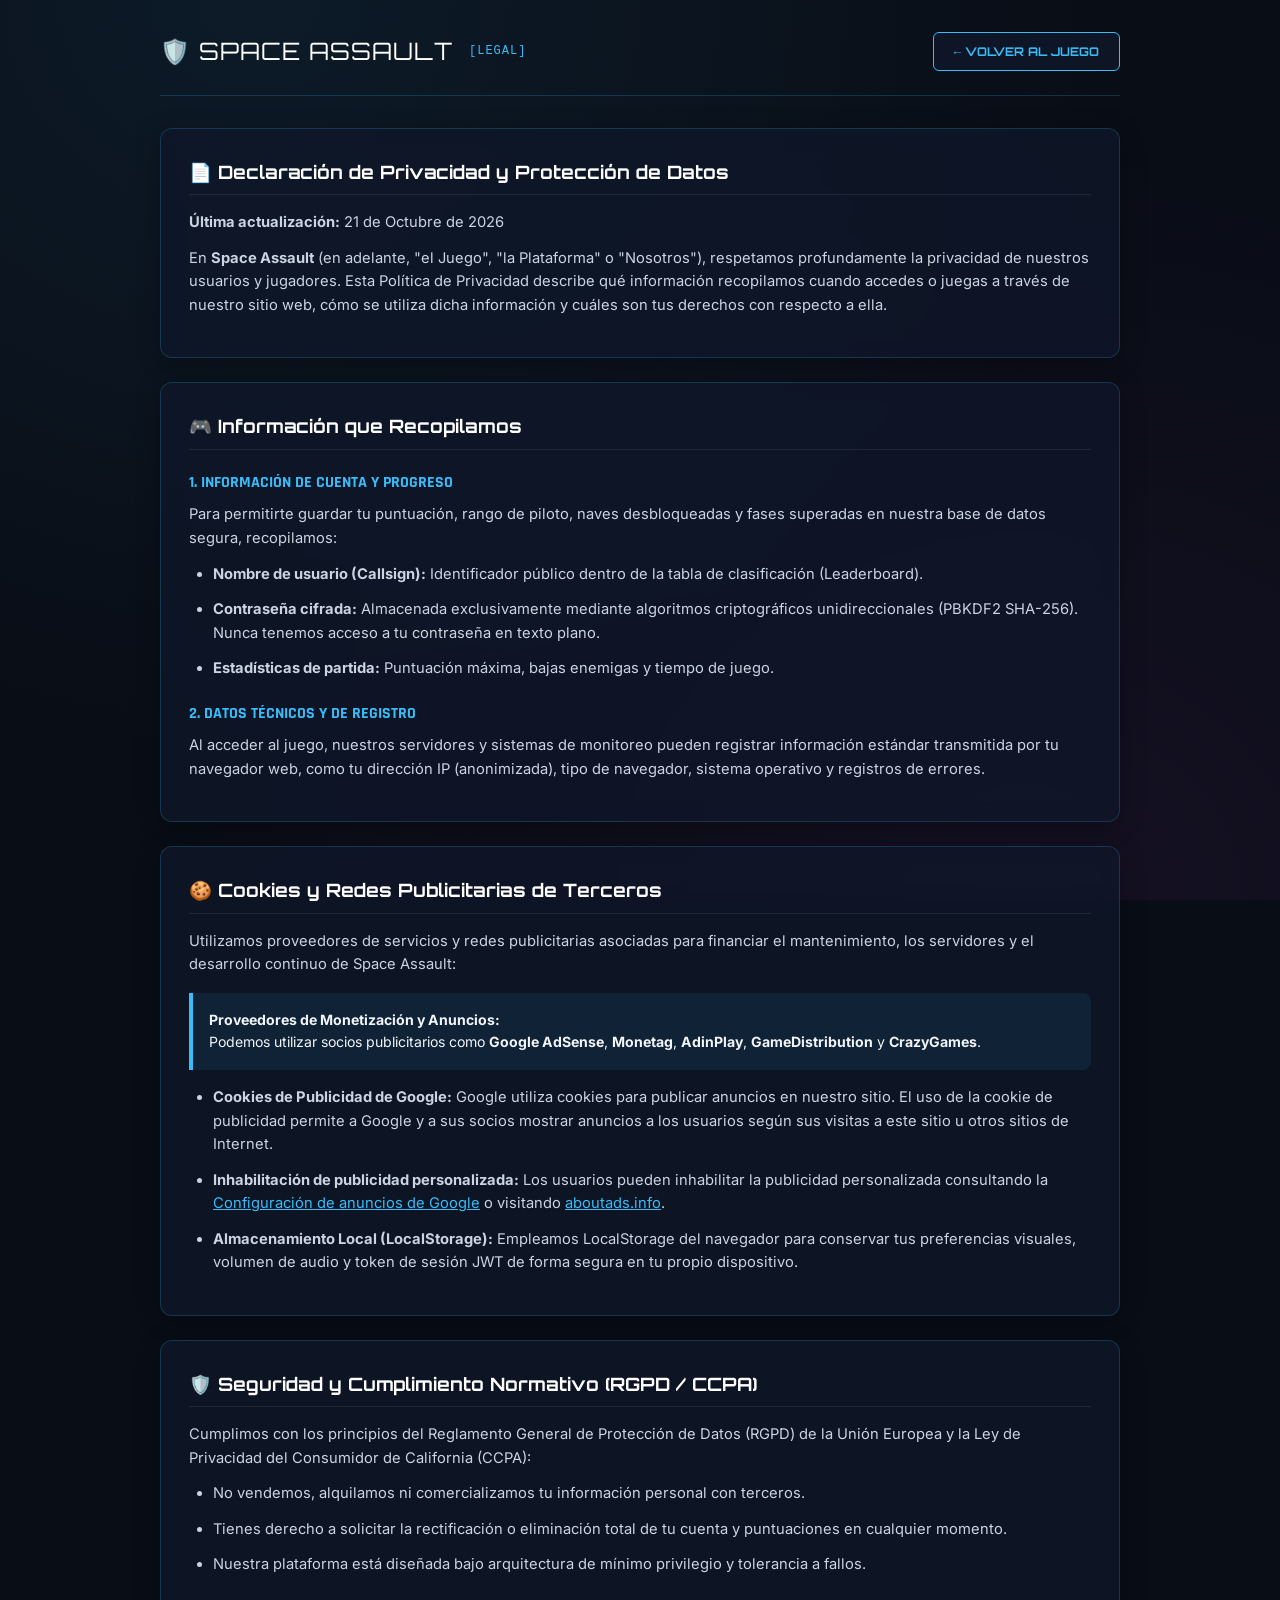
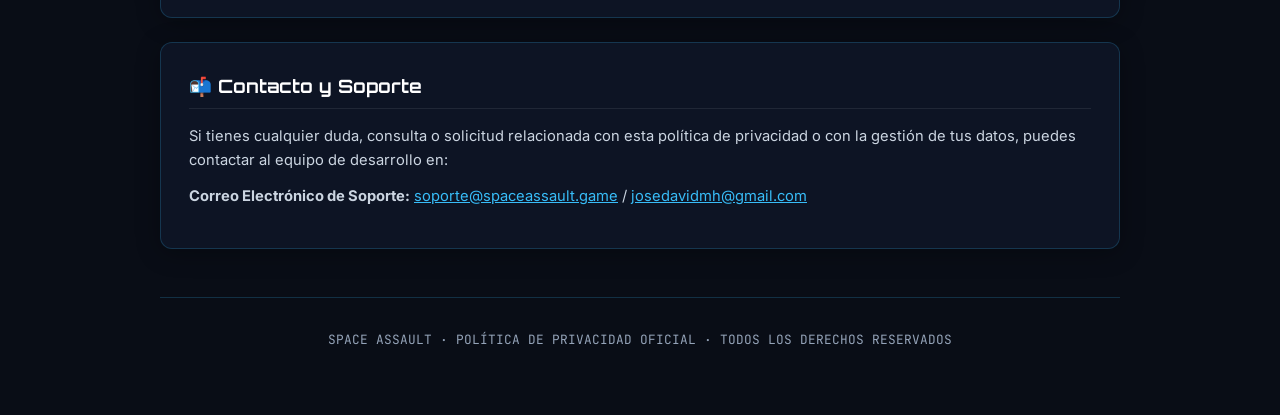
<file: crazygames_build/privacidad.html>
<!DOCTYPE html>
<html lang="es">
<head>
  <meta charset="UTF-8">
  <meta name="viewport" content="width=device-width, initial-scale=1.0">
  <title>Política de Privacidad - Space Assault</title>
  
  <link rel="preconnect" href="https://fonts.googleapis.com">
  <link rel="preconnect" href="https://fonts.gstatic.com" crossorigin>
  <link href="https://fonts.googleapis.com/css2?family=Inter:wght@300;400;500;600;700&family=JetBrains+Mono:wght@400;500;700&family=Orbitron:wght@500;700;900&family=Rajdhani:wght@600;700&display=swap" rel="stylesheet">

  <style>
    :root {
      --bg: #090d16;
      --card-bg: rgba(15, 23, 42, 0.75);
      --border: rgba(56, 189, 248, 0.2);
      --border-hover: rgba(56, 189, 248, 0.45);
      --primary: #38bdf8;
      --accent: #00f3ff;
      --text: #f1f5f9;
      --text-muted: #94a3b8;
    }

    * { box-sizing: border-box; margin: 0; padding: 0; }

    body {
      background-color: var(--bg);
      color: var(--text);
      font-family: 'Inter', sans-serif;
      line-height: 1.6;
      padding: 2rem 1rem;
      background-image: 
        radial-gradient(ellipse at 20% 0%, rgba(56, 189, 248, 0.08) 0%, transparent 60%),
        radial-gradient(ellipse at 80% 100%, rgba(217, 70, 239, 0.06) 0%, transparent 60%);
      background-attachment: fixed;
    }

    .container { max-width: 960px; margin: 0 auto; }

    header {
      border-bottom: 1px solid var(--border);
      padding-bottom: 1.5rem;
      margin-bottom: 2rem;
      display: flex;
      justify-content: space-between;
      align-items: center;
      flex-wrap: wrap;
      gap: 1rem;
    }

    .brand-title {
      font-family: 'Orbitron', monospace;
      font-size: 1.5rem;
      color: #ffffff;
      letter-spacing: 1px;
      display: flex;
      align-items: center;
      gap: 0.5rem;
    }

    .btn-return {
      display: inline-flex;
      align-items: center;
      gap: 0.5rem;
      padding: 0.55rem 1.25rem;
      border-radius: 6px;
      font-family: 'Orbitron', monospace;
      font-size: 0.75rem;
      font-weight: 700;
      color: var(--primary);
      background: rgba(15, 23, 42, 0.8);
      border: 1px solid var(--primary);
      text-decoration: none;
      transition: all 0.2s ease;
    }
    .btn-return:hover {
      background: var(--primary);
      color: #000;
      box-shadow: 0 0 15px rgba(56, 189, 248, 0.4);
    }

    section {
      background: var(--card-bg);
      border: 1px solid var(--border);
      border-radius: 12px;
      padding: 1.75rem;
      margin-bottom: 1.5rem;
      box-shadow: 0 4px 25px rgba(0, 0, 0, 0.3);
      backdrop-filter: blur(10px);
    }

    h2 {
      font-family: 'Orbitron', monospace;
      font-size: 1.15rem;
      color: #ffffff;
      margin-bottom: 1rem;
      display: flex;
      align-items: center;
      gap: 0.5rem;
      border-bottom: 1px solid rgba(255, 255, 255, 0.08);
      padding-bottom: 0.5rem;
    }

    h3 {
      font-family: 'Rajdhani', sans-serif;
      font-size: 1rem;
      font-weight: 700;
      color: var(--primary);
      margin: 1.25rem 0 0.5rem 0;
      text-transform: uppercase;
    }

    p, li {
      font-size: 0.92rem;
      color: #cbd5e1;
      margin-bottom: 0.75rem;
    }
    ul { padding-left: 1.5rem; }

    .highlight-box {
      background: rgba(56, 189, 248, 0.08);
      border-left: 4px solid var(--primary);
      padding: 1rem;
      border-radius: 0 8px 8px 0;
      margin: 1rem 0;
      font-size: 0.88rem;
    }

    footer {
      margin-top: 3rem;
      padding: 2rem 1rem;
      border-top: 1px solid var(--border);
      text-align: center;
      color: var(--text-muted);
      font-size: 0.8rem;
      font-family: 'JetBrains Mono', monospace;
    }
  </style>
</head>
<body>
  <div class="container">
    <header>
      <div class="brand-title">
        <span>🛡️</span> SPACE ASSAULT
        <span style="font-size: 0.75rem; font-family: monospace; color: var(--primary); margin-left: 0.5rem;">[LEGAL]</span>
      </div>
      <a href="/" class="btn-return">← VOLVER AL JUEGO</a>
    </header>

    <section>
      <h2>📄 Declaración de Privacidad y Protección de Datos</h2>
      <p><b>Última actualización:</b> 21 de Octubre de 2026</p>
      <p>
        En <b>Space Assault</b> (en adelante, "el Juego", "la Plataforma" o "Nosotros"), respetamos profundamente la privacidad de nuestros usuarios y jugadores. Esta Política de Privacidad describe qué información recopilamos cuando accedes o juegas a través de nuestro sitio web, cómo se utiliza dicha información y cuáles son tus derechos con respecto a ella.
      </p>
    </section>

    <section>
      <h2>🎮 Información que Recopilamos</h2>
      <h3>1. Información de Cuenta y Progreso</h3>
      <p>
        Para permitirte guardar tu puntuación, rango de piloto, naves desbloqueadas y fases superadas en nuestra base de datos segura, recopilamos:
      </p>
      <ul>
        <li><b>Nombre de usuario (Callsign):</b> Identificador público dentro de la tabla de clasificación (Leaderboard).</li>
        <li><b>Contraseña cifrada:</b> Almacenada exclusivamente mediante algoritmos criptográficos unidireccionales (PBKDF2 SHA-256). Nunca tenemos acceso a tu contraseña en texto plano.</li>
        <li><b>Estadísticas de partida:</b> Puntuación máxima, bajas enemigas y tiempo de juego.</li>
      </ul>

      <h3>2. Datos Técnicos y de Registro</h3>
      <p>
        Al acceder al juego, nuestros servidores y sistemas de monitoreo pueden registrar información estándar transmitida por tu navegador web, como tu dirección IP (anonimizada), tipo de navegador, sistema operativo y registros de errores.
      </p>
    </section>

    <section>
      <h2>🍪 Cookies y Redes Publicitarias de Terceros</h2>
      <p>
        Utilizamos proveedores de servicios y redes publicitarias asociadas para financiar el mantenimiento, los servidores y el desarrollo continuo de Space Assault:
      </p>
      <div class="highlight-box">
        <b>Proveedores de Monetización y Anuncios:</b><br>
        Podemos utilizar socios publicitarios como <b>Google AdSense</b>, <b>Monetag</b>, <b>AdinPlay</b>, <b>GameDistribution</b> y <b>CrazyGames</b>.
      </div>
      <ul>
        <li>
          <b>Cookies de Publicidad de Google:</b> Google utiliza cookies para publicar anuncios en nuestro sitio. El uso de la cookie de publicidad permite a Google y a sus socios mostrar anuncios a los usuarios según sus visitas a este sitio u otros sitios de Internet.
        </li>
        <li>
          <b>Inhabilitación de publicidad personalizada:</b> Los usuarios pueden inhabilitar la publicidad personalizada consultando la <a href="https://adssettings.google.com/" target="_blank" style="color: var(--primary);">Configuración de anuncios de Google</a> o visitando <a href="https://www.aboutads.info/choices/" target="_blank" style="color: var(--primary);">aboutads.info</a>.
        </li>
        <li>
          <b>Almacenamiento Local (LocalStorage):</b> Empleamos LocalStorage del navegador para conservar tus preferencias visuales, volumen de audio y token de sesión JWT de forma segura en tu propio dispositivo.
        </li>
      </ul>
    </section>

    <section>
      <h2>🛡️ Seguridad y Cumplimiento Normativo (RGPD / CCPA)</h2>
      <p>
        Cumplimos con los principios del Reglamento General de Protección de Datos (RGPD) de la Unión Europea y la Ley de Privacidad del Consumidor de California (CCPA):
      </p>
      <ul>
        <li>No vendemos, alquilamos ni comercializamos tu información personal con terceros.</li>
        <li>Tienes derecho a solicitar la rectificación o eliminación total de tu cuenta y puntuaciones en cualquier momento.</li>
        <li>Nuestra plataforma está diseñada bajo arquitectura de mínimo privilegio y tolerancia a fallos.</li>
      </ul>
    </section>

    <section>
      <h2>📬 Contacto y Soporte</h2>
      <p>
        Si tienes cualquier duda, consulta o solicitud relacionada con esta política de privacidad o con la gestión de tus datos, puedes contactar al equipo de desarrollo en:
      </p>
      <p>
        <b>Correo Electrónico de Soporte:</b> <a href="mailto:soporte@spaceassault.game" style="color: var(--primary);">soporte@spaceassault.game</a> / <a href="mailto:josedavidmh@gmail.com" style="color: var(--primary);">josedavidmh@gmail.com</a>
      </p>
    </section>

    <footer>
      SPACE ASSAULT · POLÍTICA DE PRIVACIDAD OFICIAL · TODOS LOS DERECHOS RESERVADOS
    </footer>
  </div>
</body>
</html>
</file>
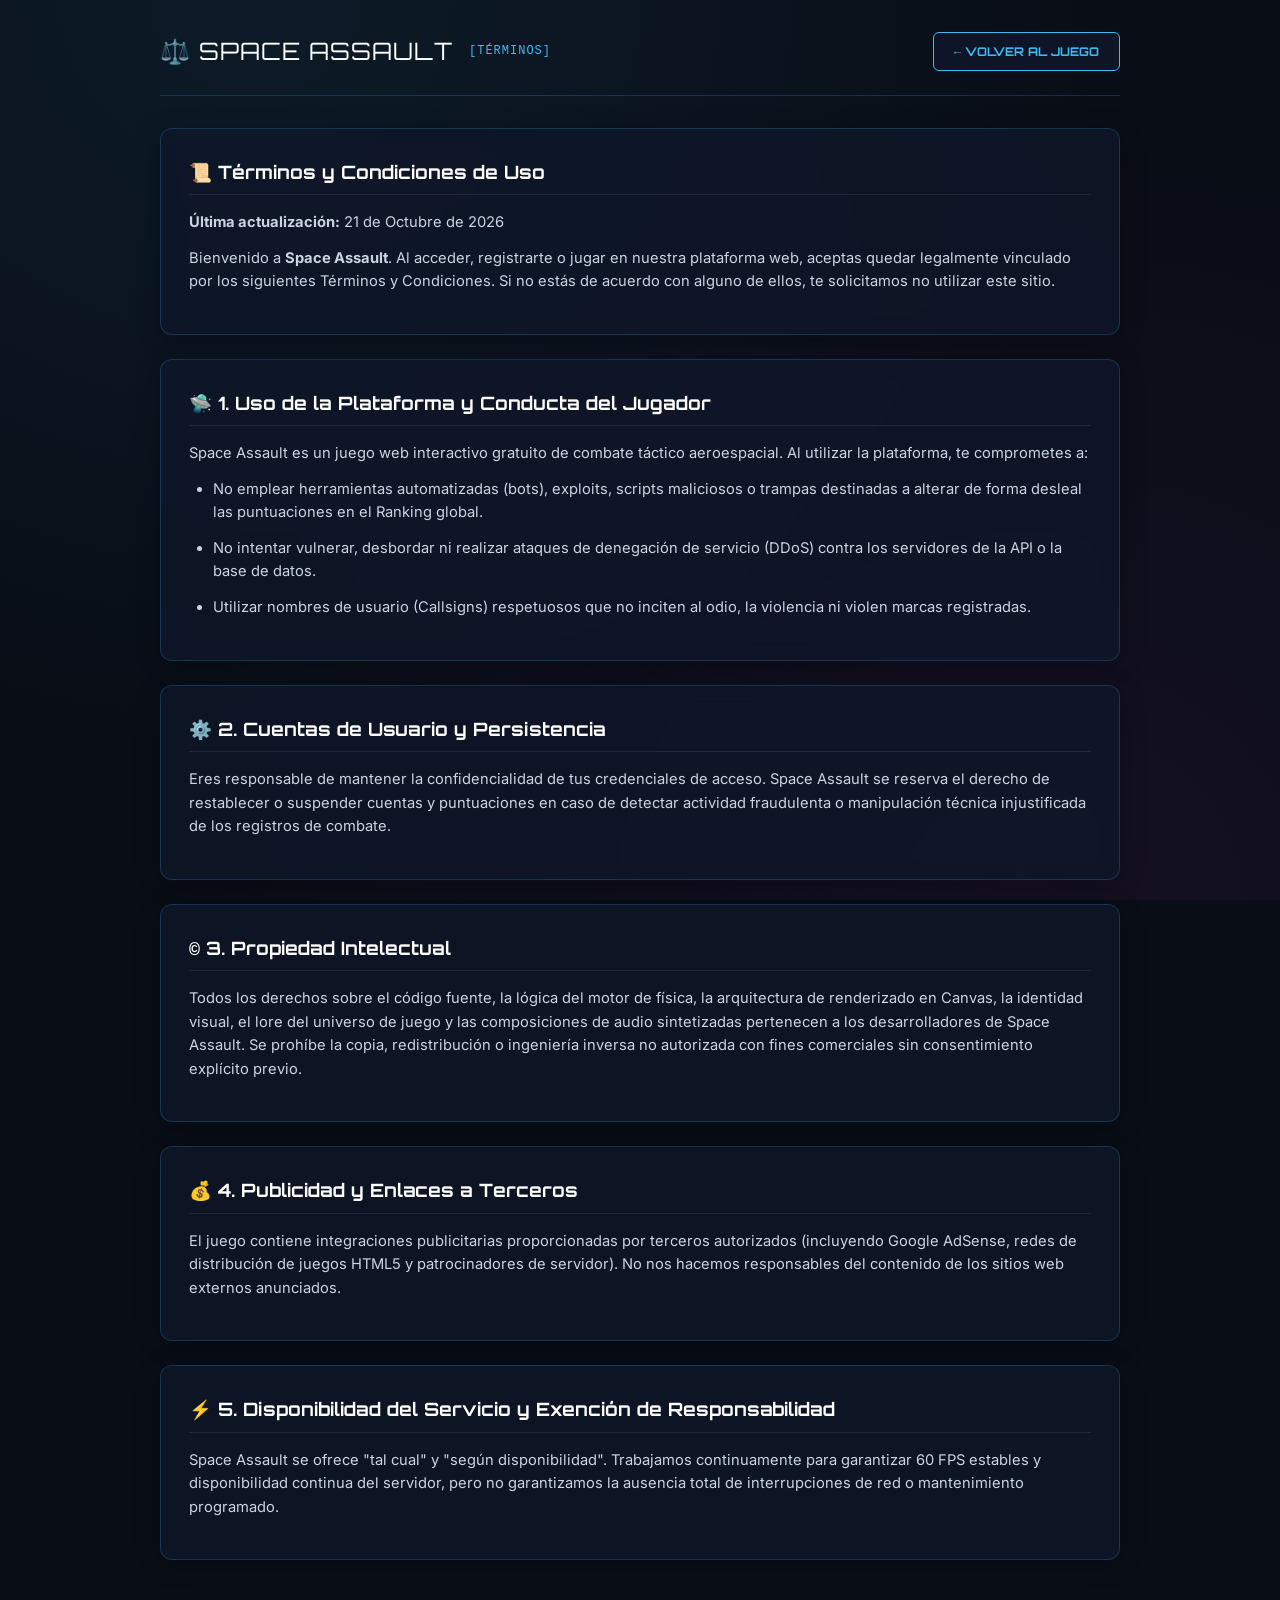
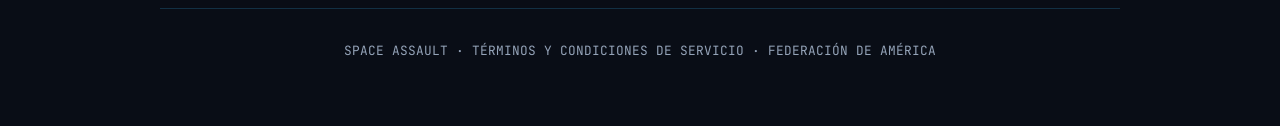
<file: crazygames_build/terminos.html>
<!DOCTYPE html>
<html lang="es">
<head>
  <meta charset="UTF-8">
  <meta name="viewport" content="width=device-width, initial-scale=1.0">
  <title>Términos de Servicio - Space Assault</title>
  
  <link rel="preconnect" href="https://fonts.googleapis.com">
  <link rel="preconnect" href="https://fonts.gstatic.com" crossorigin>
  <link href="https://fonts.googleapis.com/css2?family=Inter:wght@300;400;500;600;700&family=JetBrains+Mono:wght@400;500;700&family=Orbitron:wght@500;700;900&family=Rajdhani:wght@600;700&display=swap" rel="stylesheet">

  <style>
    :root {
      --bg: #090d16;
      --card-bg: rgba(15, 23, 42, 0.75);
      --border: rgba(56, 189, 248, 0.2);
      --border-hover: rgba(56, 189, 248, 0.45);
      --primary: #38bdf8;
      --accent: #00f3ff;
      --text: #f1f5f9;
      --text-muted: #94a3b8;
    }

    * { box-sizing: border-box; margin: 0; padding: 0; }

    body {
      background-color: var(--bg);
      color: var(--text);
      font-family: 'Inter', sans-serif;
      line-height: 1.6;
      padding: 2rem 1rem;
      background-image: 
        radial-gradient(ellipse at 20% 0%, rgba(56, 189, 248, 0.08) 0%, transparent 60%),
        radial-gradient(ellipse at 80% 100%, rgba(217, 70, 239, 0.06) 0%, transparent 60%);
      background-attachment: fixed;
    }

    .container { max-width: 960px; margin: 0 auto; }

    header {
      border-bottom: 1px solid var(--border);
      padding-bottom: 1.5rem;
      margin-bottom: 2rem;
      display: flex;
      justify-content: space-between;
      align-items: center;
      flex-wrap: wrap;
      gap: 1rem;
    }

    .brand-title {
      font-family: 'Orbitron', monospace;
      font-size: 1.5rem;
      color: #ffffff;
      letter-spacing: 1px;
      display: flex;
      align-items: center;
      gap: 0.5rem;
    }

    .btn-return {
      display: inline-flex;
      align-items: center;
      gap: 0.5rem;
      padding: 0.55rem 1.25rem;
      border-radius: 6px;
      font-family: 'Orbitron', monospace;
      font-size: 0.75rem;
      font-weight: 700;
      color: var(--primary);
      background: rgba(15, 23, 42, 0.8);
      border: 1px solid var(--primary);
      text-decoration: none;
      transition: all 0.2s ease;
    }
    .btn-return:hover {
      background: var(--primary);
      color: #000;
      box-shadow: 0 0 15px rgba(56, 189, 248, 0.4);
    }

    section {
      background: var(--card-bg);
      border: 1px solid var(--border);
      border-radius: 12px;
      padding: 1.75rem;
      margin-bottom: 1.5rem;
      box-shadow: 0 4px 25px rgba(0, 0, 0, 0.3);
      backdrop-filter: blur(10px);
    }

    h2 {
      font-family: 'Orbitron', monospace;
      font-size: 1.15rem;
      color: #ffffff;
      margin-bottom: 1rem;
      display: flex;
      align-items: center;
      gap: 0.5rem;
      border-bottom: 1px solid rgba(255, 255, 255, 0.08);
      padding-bottom: 0.5rem;
    }

    h3 {
      font-family: 'Rajdhani', sans-serif;
      font-size: 1rem;
      font-weight: 700;
      color: var(--primary);
      margin: 1.25rem 0 0.5rem 0;
      text-transform: uppercase;
    }

    p, li {
      font-size: 0.92rem;
      color: #cbd5e1;
      margin-bottom: 0.75rem;
    }
    ul { padding-left: 1.5rem; }

    footer {
      margin-top: 3rem;
      padding: 2rem 1rem;
      border-top: 1px solid var(--border);
      text-align: center;
      color: var(--text-muted);
      font-size: 0.8rem;
      font-family: 'JetBrains Mono', monospace;
    }
  </style>
</head>
<body>
  <div class="container">
    <header>
      <div class="brand-title">
        <span>⚖️</span> SPACE ASSAULT
        <span style="font-size: 0.75rem; font-family: monospace; color: var(--primary); margin-left: 0.5rem;">[TÉRMINOS]</span>
      </div>
      <a href="/" class="btn-return">← VOLVER AL JUEGO</a>
    </header>

    <section>
      <h2>📜 Términos y Condiciones de Uso</h2>
      <p><b>Última actualización:</b> 21 de Octubre de 2026</p>
      <p>
        Bienvenido a <b>Space Assault</b>. Al acceder, registrarte o jugar en nuestra plataforma web, aceptas quedar legalmente vinculado por los siguientes Términos y Condiciones. Si no estás de acuerdo con alguno de ellos, te solicitamos no utilizar este sitio.
      </p>
    </section>

    <section>
      <h2>🛸 1. Uso de la Plataforma y Conducta del Jugador</h2>
      <p>
        Space Assault es un juego web interactivo gratuito de combate táctico aeroespacial. Al utilizar la plataforma, te comprometes a:
      </p>
      <ul>
        <li>No emplear herramientas automatizadas (bots), exploits, scripts maliciosos o trampas destinadas a alterar de forma desleal las puntuaciones en el Ranking global.</li>
        <li>No intentar vulnerar, desbordar ni realizar ataques de denegación de servicio (DDoS) contra los servidores de la API o la base de datos.</li>
        <li>Utilizar nombres de usuario (Callsigns) respetuosos que no inciten al odio, la violencia ni violen marcas registradas.</li>
      </ul>
    </section>

    <section>
      <h2>⚙️ 2. Cuentas de Usuario y Persistencia</h2>
      <p>
        Eres responsable de mantener la confidencialidad de tus credenciales de acceso. Space Assault se reserva el derecho de restablecer o suspender cuentas y puntuaciones en caso de detectar actividad fraudulenta o manipulación técnica injustificada de los registros de combate.
      </p>
    </section>

    <section>
      <h2>©️ 3. Propiedad Intelectual</h2>
      <p>
        Todos los derechos sobre el código fuente, la lógica del motor de física, la arquitectura de renderizado en Canvas, la identidad visual, el lore del universo de juego y las composiciones de audio sintetizadas pertenecen a los desarrolladores de Space Assault. Se prohíbe la copia, redistribución o ingeniería inversa no autorizada con fines comerciales sin consentimiento explícito previo.
      </p>
    </section>

    <section>
      <h2>💰 4. Publicidad y Enlaces a Terceros</h2>
      <p>
        El juego contiene integraciones publicitarias proporcionadas por terceros autorizados (incluyendo Google AdSense, redes de distribución de juegos HTML5 y patrocinadores de servidor). No nos hacemos responsables del contenido de los sitios web externos anunciados.
      </p>
    </section>

    <section>
      <h2>⚡ 5. Disponibilidad del Servicio y Exención de Responsabilidad</h2>
      <p>
        Space Assault se ofrece "tal cual" y "según disponibilidad". Trabajamos continuamente para garantizar 60 FPS estables y disponibilidad continua del servidor, pero no garantizamos la ausencia total de interrupciones de red o mantenimiento programado.
      </p>
    </section>

    <footer>
      SPACE ASSAULT · TÉRMINOS Y CONDICIONES DE SERVICIO · FEDERACIÓN DE AMÉRICA
    </footer>
  </div>
</body>
</html>
</file>
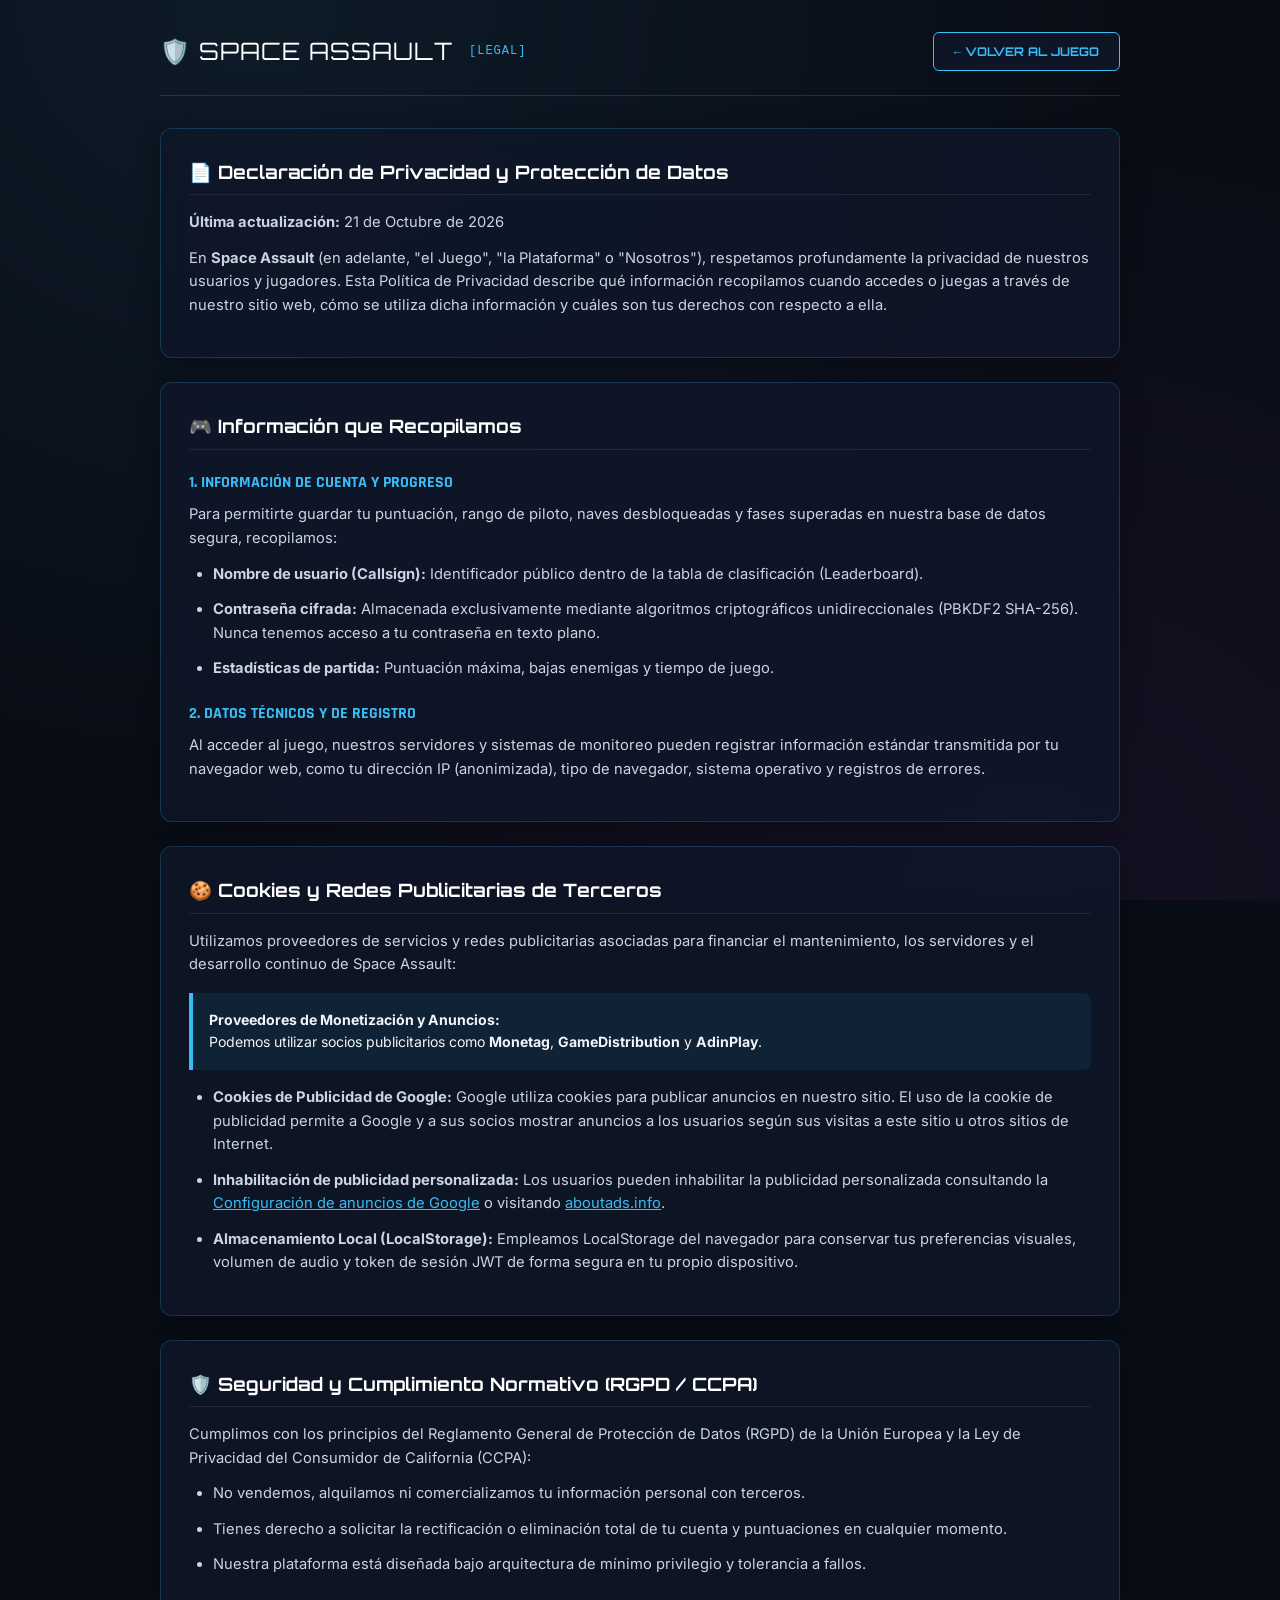
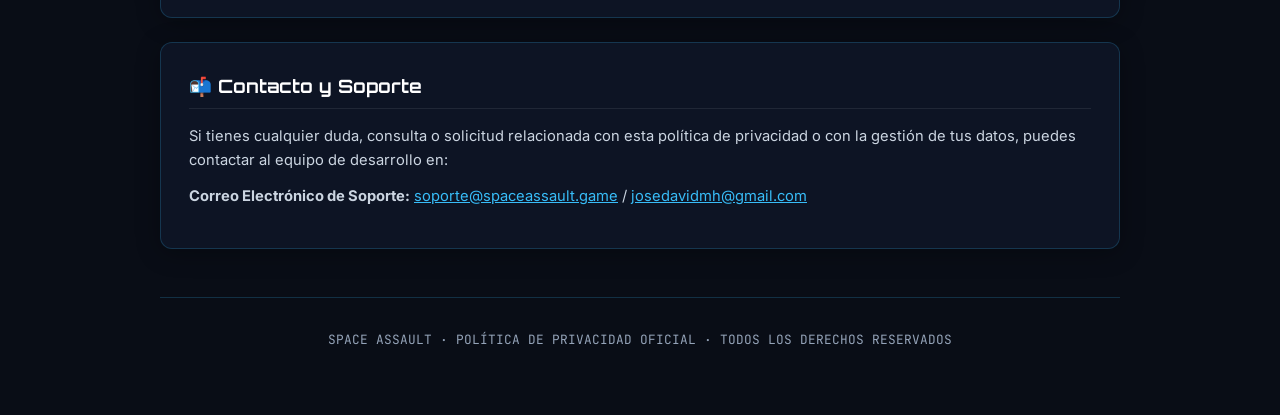
<file: frontend/privacidad.html>
<!DOCTYPE html>
<html lang="es">
<head>
  <meta charset="UTF-8">
  <meta name="viewport" content="width=device-width, initial-scale=1.0">
  <title>Política de Privacidad - Space Assault</title>
  
  <link rel="preconnect" href="https://fonts.googleapis.com">
  <link rel="preconnect" href="https://fonts.gstatic.com" crossorigin>
  <link href="https://fonts.googleapis.com/css2?family=Inter:wght@300;400;500;600;700&family=JetBrains+Mono:wght@400;500;700&family=Orbitron:wght@500;700;900&family=Rajdhani:wght@600;700&display=swap" rel="stylesheet">

  <style>
    :root {
      --bg: #090d16;
      --card-bg: rgba(15, 23, 42, 0.75);
      --border: rgba(56, 189, 248, 0.2);
      --border-hover: rgba(56, 189, 248, 0.45);
      --primary: #38bdf8;
      --accent: #00f3ff;
      --text: #f1f5f9;
      --text-muted: #94a3b8;
    }

    * { box-sizing: border-box; margin: 0; padding: 0; }

    body {
      background-color: var(--bg);
      color: var(--text);
      font-family: 'Inter', sans-serif;
      line-height: 1.6;
      padding: 2rem 1rem;
      background-image: 
        radial-gradient(ellipse at 20% 0%, rgba(56, 189, 248, 0.08) 0%, transparent 60%),
        radial-gradient(ellipse at 80% 100%, rgba(217, 70, 239, 0.06) 0%, transparent 60%);
      background-attachment: fixed;
    }

    .container { max-width: 960px; margin: 0 auto; }

    header {
      border-bottom: 1px solid var(--border);
      padding-bottom: 1.5rem;
      margin-bottom: 2rem;
      display: flex;
      justify-content: space-between;
      align-items: center;
      flex-wrap: wrap;
      gap: 1rem;
    }

    .brand-title {
      font-family: 'Orbitron', monospace;
      font-size: 1.5rem;
      color: #ffffff;
      letter-spacing: 1px;
      display: flex;
      align-items: center;
      gap: 0.5rem;
    }

    .btn-return {
      display: inline-flex;
      align-items: center;
      gap: 0.5rem;
      padding: 0.55rem 1.25rem;
      border-radius: 6px;
      font-family: 'Orbitron', monospace;
      font-size: 0.75rem;
      font-weight: 700;
      color: var(--primary);
      background: rgba(15, 23, 42, 0.8);
      border: 1px solid var(--primary);
      text-decoration: none;
      transition: all 0.2s ease;
    }
    .btn-return:hover {
      background: var(--primary);
      color: #000;
      box-shadow: 0 0 15px rgba(56, 189, 248, 0.4);
    }

    section {
      background: var(--card-bg);
      border: 1px solid var(--border);
      border-radius: 12px;
      padding: 1.75rem;
      margin-bottom: 1.5rem;
      box-shadow: 0 4px 25px rgba(0, 0, 0, 0.3);
      backdrop-filter: blur(10px);
    }

    h2 {
      font-family: 'Orbitron', monospace;
      font-size: 1.15rem;
      color: #ffffff;
      margin-bottom: 1rem;
      display: flex;
      align-items: center;
      gap: 0.5rem;
      border-bottom: 1px solid rgba(255, 255, 255, 0.08);
      padding-bottom: 0.5rem;
    }

    h3 {
      font-family: 'Rajdhani', sans-serif;
      font-size: 1rem;
      font-weight: 700;
      color: var(--primary);
      margin: 1.25rem 0 0.5rem 0;
      text-transform: uppercase;
    }

    p, li {
      font-size: 0.92rem;
      color: #cbd5e1;
      margin-bottom: 0.75rem;
    }
    ul { padding-left: 1.5rem; }

    .highlight-box {
      background: rgba(56, 189, 248, 0.08);
      border-left: 4px solid var(--primary);
      padding: 1rem;
      border-radius: 0 8px 8px 0;
      margin: 1rem 0;
      font-size: 0.88rem;
    }

    footer {
      margin-top: 3rem;
      padding: 2rem 1rem;
      border-top: 1px solid var(--border);
      text-align: center;
      color: var(--text-muted);
      font-size: 0.8rem;
      font-family: 'JetBrains Mono', monospace;
    }
  </style>
</head>
<body>
  <div class="container">
    <header>
      <div class="brand-title">
        <span>🛡️</span> SPACE ASSAULT
        <span style="font-size: 0.75rem; font-family: monospace; color: var(--primary); margin-left: 0.5rem;">[LEGAL]</span>
      </div>
      <a href="/" class="btn-return">← VOLVER AL JUEGO</a>
    </header>

    <section>
      <h2>📄 Declaración de Privacidad y Protección de Datos</h2>
      <p><b>Última actualización:</b> 21 de Octubre de 2026</p>
      <p>
        En <b>Space Assault</b> (en adelante, "el Juego", "la Plataforma" o "Nosotros"), respetamos profundamente la privacidad de nuestros usuarios y jugadores. Esta Política de Privacidad describe qué información recopilamos cuando accedes o juegas a través de nuestro sitio web, cómo se utiliza dicha información y cuáles son tus derechos con respecto a ella.
      </p>
    </section>

    <section>
      <h2>🎮 Información que Recopilamos</h2>
      <h3>1. Información de Cuenta y Progreso</h3>
      <p>
        Para permitirte guardar tu puntuación, rango de piloto, naves desbloqueadas y fases superadas en nuestra base de datos segura, recopilamos:
      </p>
      <ul>
        <li><b>Nombre de usuario (Callsign):</b> Identificador público dentro de la tabla de clasificación (Leaderboard).</li>
        <li><b>Contraseña cifrada:</b> Almacenada exclusivamente mediante algoritmos criptográficos unidireccionales (PBKDF2 SHA-256). Nunca tenemos acceso a tu contraseña en texto plano.</li>
        <li><b>Estadísticas de partida:</b> Puntuación máxima, bajas enemigas y tiempo de juego.</li>
      </ul>

      <h3>2. Datos Técnicos y de Registro</h3>
      <p>
        Al acceder al juego, nuestros servidores y sistemas de monitoreo pueden registrar información estándar transmitida por tu navegador web, como tu dirección IP (anonimizada), tipo de navegador, sistema operativo y registros de errores.
      </p>
    </section>

    <section>
      <h2>🍪 Cookies y Redes Publicitarias de Terceros</h2>
      <p>
        Utilizamos proveedores de servicios y redes publicitarias asociadas para financiar el mantenimiento, los servidores y el desarrollo continuo de Space Assault:
      </p>
      <div class="highlight-box">
        <b>Proveedores de Monetización y Anuncios:</b><br>
        Podemos utilizar socios publicitarios como <b>Monetag</b>, <b>GameDistribution</b> y <b>AdinPlay</b>.
      </div>
      <ul>
        <li>
          <b>Cookies de Publicidad de Google:</b> Google utiliza cookies para publicar anuncios en nuestro sitio. El uso de la cookie de publicidad permite a Google y a sus socios mostrar anuncios a los usuarios según sus visitas a este sitio u otros sitios de Internet.
        </li>
        <li>
          <b>Inhabilitación de publicidad personalizada:</b> Los usuarios pueden inhabilitar la publicidad personalizada consultando la <a href="https://adssettings.google.com/" target="_blank" style="color: var(--primary);">Configuración de anuncios de Google</a> o visitando <a href="https://www.aboutads.info/choices/" target="_blank" style="color: var(--primary);">aboutads.info</a>.
        </li>
        <li>
          <b>Almacenamiento Local (LocalStorage):</b> Empleamos LocalStorage del navegador para conservar tus preferencias visuales, volumen de audio y token de sesión JWT de forma segura en tu propio dispositivo.
        </li>
      </ul>
    </section>

    <section>
      <h2>🛡️ Seguridad y Cumplimiento Normativo (RGPD / CCPA)</h2>
      <p>
        Cumplimos con los principios del Reglamento General de Protección de Datos (RGPD) de la Unión Europea y la Ley de Privacidad del Consumidor de California (CCPA):
      </p>
      <ul>
        <li>No vendemos, alquilamos ni comercializamos tu información personal con terceros.</li>
        <li>Tienes derecho a solicitar la rectificación o eliminación total de tu cuenta y puntuaciones en cualquier momento.</li>
        <li>Nuestra plataforma está diseñada bajo arquitectura de mínimo privilegio y tolerancia a fallos.</li>
      </ul>
    </section>

    <section>
      <h2>📬 Contacto y Soporte</h2>
      <p>
        Si tienes cualquier duda, consulta o solicitud relacionada con esta política de privacidad o con la gestión de tus datos, puedes contactar al equipo de desarrollo en:
      </p>
      <p>
        <b>Correo Electrónico de Soporte:</b> <a href="mailto:soporte@spaceassault.game" style="color: var(--primary);">soporte@spaceassault.game</a> / <a href="mailto:josedavidmh@gmail.com" style="color: var(--primary);">josedavidmh@gmail.com</a>
      </p>
    </section>

    <footer>
      SPACE ASSAULT · POLÍTICA DE PRIVACIDAD OFICIAL · TODOS LOS DERECHOS RESERVADOS
    </footer>
  </div>
</body>
</html>
</file>
<file: crazygames_build/style.css>
@import url('https://fonts.googleapis.com/css2?family=Orbitron:wght@400;600;700;800;900&family=Press+Start+2P&family=Rajdhani:wght@500;600;700&display=swap');

:root {
  --neon-cyan: #00f3ff;
  --neon-cyan-glow: rgba(0, 243, 255, 0.4);
  --neon-magenta: #ff0055;
  --neon-magenta-glow: rgba(255, 0, 85, 0.4);
  --neon-emerald: #10b981;
  --neon-amber: #f59e0b;
  --dark-space: #070913;
  --card-bg: #0c1122;
  --card-border: rgba(0, 243, 255, 0.25);
}

* {
  box-sizing: border-box;
  margin: 0;
  padding: 0;
}

body {
  font-family: 'Rajdhani', sans-serif;
  background-color: var(--dark-space);
  color: #e2e8f0;
  min-height: 100vh;
  display: flex;
  flex-direction: column;
  justify-content: space-between;
  overflow-x: hidden;
  background-size: 36px 36px;
  background-image: 
    linear-gradient(to right, rgba(0, 243, 255, 0.04) 1px, transparent 1px),
    linear-gradient(to bottom, rgba(0, 243, 255, 0.04) 1px, transparent 1px);
}

/* Regla crítica para visibilidad de pantallas */
.hidden,
.modal-overlay.hidden,
[hidden] {
  display: none !important;
  visibility: hidden !important;
}

/* Tipografías */
.font-orbitron {
  font-family: 'Orbitron', monospace;
}

.font-arcade {
  font-family: 'Press Start 2P', monospace;
}

.font-mono {
  font-family: ui-monospace, SFMono-Regular, Menlo, Monaco, Consolas, monospace;
}

/* CRT Scanlines sutiles */
.scanlines {
  position: fixed;
  inset: 0;
  pointer-events: none;
  z-index: 999;
  background: linear-gradient(
    rgba(18, 16, 16, 0) 50%, 
    rgba(0, 0, 0, 0.22) 50%
  );
  background-size: 100% 4px;
}

/* Animación de cursor de máquina de escribir y glitch holográfico */
@keyframes cursor-blink {
  0%, 100% { opacity: 1; }
  50% { opacity: 0; }
}

.typewriter-cursor {
  display: inline-block;
  color: #00f3ff;
  font-weight: 900;
  animation: cursor-blink 0.75s infinite ease-in-out;
  margin-left: 2px;
}

@keyframes tactical-glitch {
  0% { transform: scale(1) translate(0, 0); filter: hue-rotate(0deg); opacity: 0.95; }
  25% { transform: scale(1.03) translate(-2px, 1px); filter: hue-rotate(20deg); opacity: 0.85; }
  50% { transform: scale(0.98) translate(1px, -1px); filter: hue-rotate(-20deg); opacity: 0.92; }
  75% { transform: scale(1.02) translate(-1px, -1px); filter: hue-rotate(15deg); opacity: 0.88; }
  100% { transform: scale(1) translate(0, 0); filter: hue-rotate(0deg); opacity: 0.98; }
}

/* Header */
.main-header {
  border-bottom: 1px solid rgba(0, 243, 255, 0.2);
  background: rgba(7, 9, 19, 0.85);
  backdrop-filter: blur(10px);
  position: sticky;
  top: 0;
  z-index: 40;
  padding: 0.85rem 1.5rem;
}

.header-inner {
  max-width: 1200px;
  margin: 0 auto;
  display: flex;
  align-items: center;
  justify-content: space-between;
  gap: 1rem;
  flex-wrap: wrap;
}

.brand-wrapper {
  display: flex;
  align-items: center;
  gap: 0.85rem;
}

.brand-icon {
  width: 44px;
  height: 44px;
  border-radius: 10px;
  background: linear-gradient(135deg, #0284c7, #d946ef);
  display: flex;
  align-items: center;
  justify-content: center;
  font-size: 1.35rem;
  box-shadow: 0 0 15px rgba(0, 243, 255, 0.35);
}

.brand-title {
  font-family: 'Orbitron', monospace;
  font-size: 1.65rem;
  font-weight: 900;
  letter-spacing: 4px;
  text-transform: uppercase;
  background: linear-gradient(135deg, #ffffff 0%, #00f3ff 35%, #38bdf8 65%, #f43f5e 100%);
  -webkit-background-clip: text;
  -webkit-text-fill-color: transparent;
  filter: drop-shadow(0 0 14px rgba(0, 243, 255, 0.45));
  text-shadow: 0 0 20px rgba(0, 243, 255, 0.25);
  display: inline-block;
  transition: all 0.3s cubic-bezier(0.4, 0, 0.2, 1);
  line-height: 1.1;
}

.brand-title:hover {
  filter: drop-shadow(0 0 24px rgba(0, 243, 255, 0.8)) drop-shadow(0 0 35px rgba(244, 63, 94, 0.4));
  transform: translateY(-1px);
}

/* Badge de Versión del Juego (pequeño al lado del nombre) */
.game-version-badge {
  display: inline-block;
  font-family: 'Orbitron', monospace;
  font-size: 0.58rem;
  font-weight: 800;
  letter-spacing: 1.2px;
  color: #00f3ff !important;
  -webkit-text-fill-color: #00f3ff !important;
  background: rgba(0, 243, 255, 0.12);
  border: 1px solid rgba(0, 243, 255, 0.5);
  padding: 2px 7px;
  border-radius: 4px;
  text-shadow: 0 0 8px rgba(0, 243, 255, 0.7);
  box-shadow: 0 0 10px rgba(0, 243, 255, 0.18);
  vertical-align: middle;
  margin-left: 6px;
  line-height: normal;
  text-transform: uppercase;
}

.brand-subtitle {
  font-family: 'Rajdhani', sans-serif;
  font-size: 0.74rem;
  color: #94a3b8;
  letter-spacing: 3px;
  font-weight: 700;
  text-transform: uppercase;
  margin-top: 2px;
}

.header-actions {
  display: flex;
  align-items: center;
  gap: 0.75rem;
}

/* Badges */
.badge-status {
  padding: 0.35rem 0.85rem;
  border-radius: 9999px;
  font-size: 0.72rem;
  font-weight: 700;
  font-family: 'Orbitron', monospace;
  letter-spacing: 0.5px;
  background: rgba(16, 185, 129, 0.15);
  border: 1px solid rgba(16, 185, 129, 0.6);
  color: #34d399;
}

/* Layout Principal */
.main-content {
  flex: 1;
  max-width: 1200px;
  width: 100%;
  margin: 0 auto;
  padding: 2rem 1.25rem;
  display: flex;
  flex-direction: column;
  justify-content: center;
}

/* Tarjetas y Contenedores */
.cyber-card {
  background: rgba(12, 17, 34, 0.95);
  border: 1px solid var(--card-border);
  border-radius: 18px;
  padding: 2rem;
  box-shadow: 0 0 30px rgba(0, 0, 0, 0.7), 0 0 15px rgba(0, 243, 255, 0.1);
  backdrop-filter: blur(12px);
  position: relative;
}

.cyber-card-auth {
  max-width: 480px;
  margin: 0 auto;
  width: 100%;
}

/* Pestañas de Login / Registro */
.tabs-header {
  display: flex;
  border-bottom: 2px solid #1e293b;
  margin-bottom: 1.75rem;
}

.tab-btn {
  flex: 1;
  padding: 0.85rem 0.5rem;
  background: transparent;
  border: none;
  color: #64748b;
  font-family: 'Orbitron', monospace;
  font-size: 0.85rem;
  font-weight: 700;
  cursor: pointer;
  text-transform: uppercase;
  letter-spacing: 1px;
  transition: all 0.25s ease;
  border-bottom: 3px solid transparent;
  margin-bottom: -2px;
}

.tab-btn:hover {
  color: #38bdf8;
}

.tab-btn.active {
  color: #00f3ff;
  border-bottom-color: #00f3ff;
  text-shadow: 0 0 10px rgba(0, 243, 255, 0.5);
}

/* Formularios e Inputs */
.form-group {
  margin-bottom: 1.25rem;
}

.form-label {
  display: block;
  font-family: 'Orbitron', monospace;
  font-size: 0.75rem;
  text-transform: uppercase;
  letter-spacing: 1px;
  color: #cbd5e1;
  margin-bottom: 0.5rem;
  font-weight: 600;
}

.form-input {
  width: 100%;
  padding: 0.85rem 1rem;
  background: rgba(0, 0, 0, 0.65);
  border: 1px solid rgba(255, 255, 255, 0.15);
  border-radius: 8px;
  color: #ffffff;
  font-family: 'Rajdhani', sans-serif;
  font-size: 1rem;
  font-weight: 600;
  transition: all 0.25s ease;
}

.form-input:focus {
  outline: none;
  border-color: #00f3ff;
  box-shadow: 0 0 15px rgba(0, 243, 255, 0.4);
  background: rgba(0, 10, 25, 0.85);
}

.form-row {
  display: grid;
  grid-template-columns: 1fr 1fr;
  gap: 1rem;
}

@media (max-width: 600px) {
  .form-row {
    grid-template-columns: 1fr;
  }
}

/* Botones Principales */
.btn-cyber-primary {
  width: 100%;
  padding: 1rem;
  background: linear-gradient(135deg, #00f3ff, #0284c7);
  border: none;
  border-radius: 8px;
  color: #070913;
  font-family: 'Orbitron', monospace;
  font-size: 0.9rem;
  font-weight: 900;
  letter-spacing: 2px;
  cursor: pointer;
  transition: all 0.25s ease;
  box-shadow: 0 0 20px rgba(0, 243, 255, 0.4);
}

.btn-cyber-primary:hover {
  transform: translateY(-2px);
  box-shadow: 0 0 28px rgba(0, 243, 255, 0.6);
  background: linear-gradient(135deg, #38bdf8, #0ea5e9);
}

.btn-cyber-secondary {
  width: 100%;
  padding: 1rem;
  background: linear-gradient(135deg, #ec4899, #be185d);
  border: none;
  border-radius: 8px;
  color: #ffffff;
  font-family: 'Orbitron', monospace;
  font-size: 0.9rem;
  font-weight: 900;
  letter-spacing: 2px;
  cursor: pointer;
  transition: all 0.25s ease;
  box-shadow: 0 0 20px rgba(236, 72, 153, 0.4);
}

.btn-cyber-secondary:hover {
  transform: translateY(-2px);
  box-shadow: 0 0 28px rgba(236, 72, 153, 0.6);
}

.btn-cyber-danger {
  padding: 0.5rem 1rem;
  background: rgba(225, 29, 72, 0.2);
  border: 1px solid rgba(225, 29, 72, 0.6);
  color: #fda4af;
  font-family: 'Orbitron', monospace;
  font-size: 0.75rem;
  font-weight: 700;
  letter-spacing: 1px;
  border-radius: 6px;
  cursor: pointer;
  transition: all 0.2s;
}

.btn-cyber-danger:hover {
  background: rgba(225, 29, 72, 0.5);
  color: #ffffff;
}

.btn-cyber-outline {
  padding: 0.6rem 1.2rem;
  background: rgba(0, 0, 0, 0.4);
  border: 1px solid rgba(0, 243, 255, 0.5);
  color: #00f3ff;
  font-family: 'Orbitron', monospace;
  font-size: 0.8rem;
  font-weight: 700;
  border-radius: 6px;
  cursor: pointer;
  transition: all 0.2s;
}

.btn-cyber-outline:hover {
  background: rgba(0, 243, 255, 0.2);
}

/* Alertas */
.alert-box {
  padding: 1rem 1.25rem;
  border-radius: 10px;
  margin-bottom: 1.5rem;
  font-weight: 700;
  font-size: 0.9rem;
  display: flex;
  align-items: center;
  gap: 0.75rem;
}

.alert-error {
  background: rgba(153, 27, 27, 0.4);
  border: 1px solid #ef4444;
  color: #fca5a5;
}

.alert-success {
  background: rgba(6, 78, 59, 0.4);
  border: 1px solid #10b981;
  color: #6ee7b7;
}

/* Grilla de Naves */
.ships-grid {
  display: grid;
  grid-template-columns: repeat(auto-fit, minmax(320px, 1fr));
  gap: 1.5rem;
  margin-top: 1.5rem;
}

.ship-card {
  background: #090e1d;
  border: 1px solid rgba(0, 243, 255, 0.25);
  border-radius: 14px;
  padding: 1.5rem;
  display: flex;
  flex-direction: column;
  justify-content: space-between;
  box-shadow: 0 8px 24px rgba(0, 0, 0, 0.6);
  transition: all 0.3s ease;
}

.ship-card:hover {
  transform: translateY(-4px);
  border-color: #00f3ff;
  box-shadow: 0 12px 30px rgba(0, 243, 255, 0.2);
}

/* Puesto de Batalla y Canvas */
body.battle-locked {
  overflow: hidden !important;
}

.battle-wrapper {
  display: flex;
  flex-direction: column;
  align-items: center;
  transition: all 0.3s ease;
}

.hud-bar {
  width: 100%;
  max-width: 800px;
  background: rgba(12, 17, 34, 0.95);
  border: 1px solid rgba(0, 243, 255, 0.4);
  border-top-left-radius: 14px;
  border-top-right-radius: 14px;
  padding: 0.85rem 1.25rem;
  display: flex;
  align-items: center;
  justify-content: space-between;
  flex-wrap: wrap;
  gap: 1rem;
}

.canvas-container {
  width: 100%;
  max-width: 800px;
  border-left: 1px solid rgba(0, 243, 255, 0.4);
  border-right: 1px solid rgba(0, 243, 255, 0.4);
  border-bottom: 1px solid rgba(0, 243, 255, 0.4);
  border-bottom-left-radius: 14px;
  border-bottom-right-radius: 14px;
  overflow: hidden;
  box-shadow: 0 0 40px rgba(0, 243, 255, 0.15);
  background: #070913;
  position: relative;
  touch-action: none;
  user-select: none;
  -webkit-user-select: none;
}

canvas#game-canvas {
  display: block;
  width: 100%;
  height: auto;
  max-height: 600px;
  background: #070913;
  touch-action: none;
  user-select: none;
  -webkit-user-select: none;
}

/* Soporte Nativo y Clase para Pantalla Completa Sin Scroll */
:fullscreen .battle-wrapper:not(.hidden),
.battle-wrapper:fullscreen:not(.hidden),
.battle-wrapper.is-fullscreen:not(.hidden),
body.theater-mode-active #battle-container:not(.hidden) {
  width: 100vw !important;
  height: 100vh !important;
  max-width: 100vw !important;
  margin: 0 !important;
  padding: 0.6rem 1.25rem !important;
  position: fixed !important;
  inset: 0 !important;
  z-index: 800 !important;
  background: #030712 !important;
  display: flex !important;
  flex-direction: column !important;
  justify-content: flex-start !important;
  align-items: center !important;
  box-sizing: border-box !important;
  overflow: hidden !important;
}

/* Reglas estrictas de ocultamiento prioritario */
.hidden,
#battle-container.hidden,
.battle-wrapper.hidden,
body.theater-mode-active #battle-container.hidden,
:fullscreen #battle-container.hidden,
body.theater-mode-active .hidden,
:fullscreen .hidden {
  display: none !important;
}

/* Adaptación de cartas y vistas cuando se está en pantalla completa/modo teatro */
body.theater-mode-active .cyber-card:not(.hidden),
:fullscreen .cyber-card:not(.hidden) {
  max-width: 1200px !important;
  width: 95vw !important;
  margin: 1.5rem auto !important;
  box-sizing: border-box !important;
  position: relative !important;
  z-index: 50 !important;
}

:fullscreen .hud-bar,
.battle-wrapper:fullscreen .hud-bar,
.battle-wrapper.is-fullscreen .hud-bar,
body.theater-mode-active #battle-container .hud-bar {
  max-width: 1100px;
  width: 100%;
  margin-bottom: 0.5rem;
  border-radius: 12px;
  flex-shrink: 0;
  box-shadow: 0 0 25px rgba(0, 243, 255, 0.25);
}

:fullscreen .canvas-container,
.battle-wrapper:fullscreen .canvas-container,
.battle-wrapper.is-fullscreen .canvas-container,
body.theater-mode-active #battle-container .canvas-container {
  max-width: 1100px;
  width: 100%;
  flex: 1;
  display: flex;
  justify-content: center;
  align-items: center;
  border-radius: 12px;
  border: 1px solid rgba(0, 243, 255, 0.4);
  background: #000000;
  max-height: calc(100vh - 110px);
  box-shadow: 0 0 50px rgba(0, 243, 255, 0.2);
}

:fullscreen canvas#game-canvas,
.battle-wrapper:fullscreen canvas#game-canvas,
.battle-wrapper.is-fullscreen canvas#game-canvas,
body.theater-mode-active #battle-container canvas#game-canvas {
  width: auto;
  height: 100%;
  max-height: 100%;
  max-width: 100%;
  object-fit: contain;
  aspect-ratio: 4 / 3;
}

/* Botón Flotante Permanente de Pantalla Completa */
.floating-fullscreen-btn ~ .floating-fullscreen-btn,
.floating-fullscreen-btn:not(:first-of-type),
button#btn-floating-fullscreen ~ button#btn-floating-fullscreen {
  display: none !important;
}

.floating-fullscreen-btn {
  position: fixed;
  bottom: 1.5rem;
  right: 1.5rem;
  z-index: 100000;
  padding: 0.75rem 1.35rem;
  font-family: 'Orbitron', monospace;
  font-size: 0.85rem;
  font-weight: 800;
  background: linear-gradient(135deg, #00f3ff, #0284c7);
  color: #030712;
  border: 2px solid #00f3ff;
  border-radius: 9999px;
  box-shadow: 0 0 25px rgba(0, 243, 255, 0.6);
  cursor: pointer;
  text-transform: uppercase;
  letter-spacing: 1px;
  display: flex;
  align-items: center;
  gap: 0.5rem;
  transition: all 0.25s ease;
  animation: pulse-glow-fullscreen 2.2s infinite ease-in-out;
}

.floating-fullscreen-btn:hover {
  transform: scale(1.08) translateY(-2px);
  box-shadow: 0 0 35px rgba(0, 243, 255, 0.9), 0 0 15px #ffffff;
  background: linear-gradient(135deg, #38bdf8, #00f3ff);
}

.floating-fullscreen-btn.is-active {
  background: linear-gradient(135deg, #ec4899, #be185d);
  border-color: #f43f5e;
  color: #ffffff;
  box-shadow: 0 0 25px rgba(244, 63, 94, 0.7);
  animation: none;
}

@keyframes pulse-glow-fullscreen {
  0%, 100% {
    box-shadow: 0 0 15px rgba(0, 243, 255, 0.45);
    transform: scale(1);
  }
  50% {
    box-shadow: 0 0 30px rgba(0, 243, 255, 0.85), 0 0 8px #ffffff;
    transform: scale(1.04);
  }
}

/* Modales */
:fullscreen .modal-overlay,
body.theater-mode-active .modal-overlay,
.modal-overlay {
  position: fixed !important;
  inset: 0 !important;
  background: rgba(0, 0, 0, 0.88) !important;
  backdrop-filter: blur(10px);
  -webkit-backdrop-filter: blur(10px);
  display: flex;
  align-items: center;
  justify-content: center;
  padding: 1.5rem 1rem;
  z-index: 9999999 !important;
  overflow-y: auto;
  overscroll-behavior: contain;
}

:fullscreen .modal-overlay.hidden,
body.theater-mode-active .modal-overlay.hidden,
.modal-overlay.hidden {
  display: none !important;
  visibility: hidden !important;
  opacity: 0 !important;
  pointer-events: none !important;
}

.modal-box {
  background: #0c1122;
  border: 1px solid rgba(0, 243, 255, 0.5);
  border-radius: 16px;
  max-width: 650px;
  width: 100%;
  padding: 2rem;
  box-shadow: 0 0 50px rgba(0, 243, 255, 0.25);
  margin: auto;
  max-height: calc(100vh - 2.5rem);
}

/* Scrollable body para modales ricos como el Briefing Táctico */
.modal-box-briefing {
  width: 95vw !important;
  max-width: 760px !important;
  max-height: 92vh !important;
}

.modal-scrollable-body {
  overflow-y: auto !important;
  overscroll-behavior: contain;
  -webkit-overflow-scrolling: touch;
  touch-action: pan-y;
  scrollbar-width: thin;
  scrollbar-color: #00f3ff rgba(15, 23, 42, 0.8);
  scroll-behavior: smooth;
}

.modal-scrollable-body::-webkit-scrollbar {
  width: 6px;
}

.modal-scrollable-body::-webkit-scrollbar-track {
  background: rgba(15, 23, 42, 0.8);
  border-radius: 4px;
}

.modal-scrollable-body::-webkit-scrollbar-thumb {
  background: #00f3ff;
  border-radius: 4px;
  box-shadow: 0 0 6px rgba(0, 243, 255, 0.8);
}

.modal-gameover {
  background: #14050b;
  border-color: #ef4444;
  box-shadow: 0 0 50px rgba(239, 68, 68, 0.35);
  max-width: 440px;
  text-align: center;
}

.modal-victory {
  background: #061510;
  border-color: #10b981;
  box-shadow: 0 0 50px rgba(16, 185, 129, 0.35);
  max-width: 440px;
  text-align: center;
}

/* Footer */
.main-footer {
  border-top: 1px solid rgba(255, 255, 255, 0.08);
  background: rgba(0, 0, 0, 0.85);
  padding: 1rem;
  text-align: center;
  font-family: monospace;
  font-size: 0.75rem;
  color: #64748b;
}

/* Scrollbar */
::-webkit-scrollbar {
  width: 8px;
}
::-webkit-scrollbar-track {
  background: #0a0e1a;
}
::-webkit-scrollbar-thumb {
  background: #00f3ff55;
  border-radius: 4px;
}
::-webkit-scrollbar-thumb:hover {
  background: #00f3ffaa;
}

/* Espacios Publicitarios Google AdSense */
.ad-slot-box {
  width: 100%;
  margin: 1.15rem 0;
  border-radius: 8px;
  position: relative;
}

.ad-content-wrapper {
  transition: border-color 0.25s ease, box-shadow 0.25s ease;
}

.ad-content-wrapper:hover {
  border-color: rgba(0, 243, 255, 0.6) !important;
  box-shadow: 0 0 20px rgba(0, 243, 255, 0.15);
}

.ad-preview-banner {
  background: radial-gradient(ellipse at center, rgba(14, 165, 233, 0.15) 0%, rgba(2, 6, 23, 0.4) 100%);
  border-radius: 6px;
  width: 100%;
}

/* ==========================================================================
   CONTROLES TÁCTILES VIRTUALES (MÓVILES & TABLETS)
   ========================================================================== */
.mobile-touch-overlay {
  position: absolute;
  inset: 0;
  pointer-events: none;
  display: flex;
  justify-content: space-between;
  align-items: flex-end;
  padding: 1.25rem;
  z-index: 30;
}

.touch-action-btn {
  pointer-events: auto;
  touch-action: manipulation;
  -webkit-tap-highlight-color: transparent;
  display: flex;
  flex-direction: column;
  align-items: center;
  justify-content: center;
  width: 70px;
  height: 70px;
  border-radius: 50%;
  border: 2px solid rgba(0, 243, 255, 0.5);
  background: rgba(7, 12, 28, 0.82);
  backdrop-filter: blur(10px);
  box-shadow: 0 0 25px rgba(0, 243, 255, 0.35);
  cursor: pointer;
  position: relative;
  transition: transform 0.1s ease, box-shadow 0.15s ease, background 0.15s ease;
  user-select: none;
  -webkit-user-select: none;
}

.touch-action-btn:active {
  transform: scale(0.88);
}

.touch-bomb-btn {
  border-color: #f43f5e;
  box-shadow: 0 0 25px rgba(244, 63, 94, 0.45);
}

.touch-bomb-btn:active {
  background: rgba(244, 63, 94, 0.35);
  box-shadow: 0 0 35px rgba(244, 63, 94, 0.85);
}

.touch-special-btn {
  border-color: #00f3ff;
  box-shadow: 0 0 25px rgba(0, 243, 255, 0.45);
}

.touch-special-btn:active {
  background: rgba(0, 243, 255, 0.3);
}

.touch-special-btn.is-active {
  border-color: #ec4899;
  background: rgba(236, 72, 153, 0.25);
  box-shadow: 0 0 35px rgba(236, 72, 153, 0.8);
  animation: pulse-special-btn 0.75s infinite alternate;
}

.touch-special-btn.is-cooling {
  opacity: 0.65;
  border-color: #475569;
  box-shadow: none;
}

.touch-pause-btn {
  position: absolute;
  top: 0.85rem;
  right: 0.85rem;
  width: 44px;
  height: 44px;
  border-radius: 10px;
  border-color: rgba(255, 255, 255, 0.25);
  background: rgba(0, 0, 0, 0.65);
  box-shadow: 0 0 15px rgba(0, 0, 0, 0.5);
}

.touch-btn-icon {
  font-size: 1.6rem;
  line-height: 1;
}

.touch-btn-label {
  font-family: 'Orbitron', monospace;
  font-size: 0.56rem;
  font-weight: 800;
  letter-spacing: 0.5px;
  color: #ffffff;
  margin-top: 2px;
}

.touch-btn-badge {
  position: absolute;
  top: -3px;
  right: -3px;
  background: #f43f5e;
  color: #ffffff;
  font-family: 'Orbitron', monospace;
  font-size: 0.65rem;
  font-weight: 900;
  padding: 2px 7px;
  border-radius: 9999px;
  border: 1px solid #ffffff;
  box-shadow: 0 0 12px rgba(244, 63, 94, 0.8);
}

.touch-special-btn .touch-btn-badge {
  background: #0284c7;
  border-color: #38bdf8;
  box-shadow: 0 0 12px rgba(56, 189, 248, 0.8);
}

@keyframes pulse-special-btn {
  0% { transform: scale(1); filter: brightness(1); }
  100% { transform: scale(1.08); filter: brightness(1.3); }
}

/* ==========================================================================
   RESPONSIVIDAD MÓVIL Y ADAPTABILIDAD DE PANTALLA (CSS MEDIA QUERIES)
   ========================================================================== */
@media (max-width: 768px) {
  /* Cabecera compacta */
  .main-header {
    padding: 0.6rem 0.85rem;
  }

  .header-inner {
    flex-direction: column;
    align-items: center;
    gap: 0.65rem;
  }

  .brand-title {
    font-size: 1.35rem;
    letter-spacing: 2px;
  }

  .brand-subtitle {
    font-size: 0.68rem;
    letter-spacing: 1.5px;
  }

  .brand-icon {
    width: 36px;
    height: 36px;
    font-size: 1.15rem;
  }

  .header-actions {
    justify-content: center;
    flex-wrap: wrap;
    gap: 0.4rem;
    width: 100%;
  }

  .header-actions .btn-cyber-outline {
    font-size: 0.7rem;
    padding: 0.4rem 0.65rem;
  }

  /* HUD Táctico en Combate */
  .hud-bar {
    display: grid;
    grid-template-columns: repeat(2, 1fr);
    gap: 0.5rem;
    padding: 0.65rem;
  }

  .hud-bar > div:first-child {
    grid-column: span 2;
    width: 100% !important;
  }

  /* Canvas y Campo de Batalla */
  .canvas-container {
    max-height: calc(100vh - 150px);
    border-radius: 10px;
  }

  canvas#game-canvas {
    max-height: calc(100vh - 150px);
  }

  /* Botones Táctiles en Celular */
  .touch-action-btn {
    width: 62px;
    height: 62px;
  }

  .touch-btn-icon {
    font-size: 1.35rem;
  }

  /* Tarjetas y Formularios */
  .cyber-card {
    padding: 1.25rem 0.85rem;
    width: 100%;
  }

  .form-input {
    font-size: 16px !important; /* Evita zoom automático en Safari iOS */
    padding: 0.75rem;
  }

  /* Modales en Móviles */
  .modal-box {
    width: 95vw !important;
    max-width: 95vw !important;
    max-height: 90vh;
    overflow-y: auto;
    padding: 1.25rem 0.85rem;
  }

  /* Botón Flotante Permanente */
  .floating-fullscreen-btn {
    bottom: 1rem;
    right: 1rem;
    padding: 0.6rem 1rem;
    font-size: 0.75rem;
  }
}

@media (max-width: 480px) {
  .touch-action-btn {
    width: 56px;
    height: 56px;
  }

  .touch-btn-icon {
    font-size: 1.2rem;
  }

  .touch-btn-label {
    font-size: 0.5rem;
  }

  .brand-title {
    font-size: 1.2rem;
    letter-spacing: 1.5px;
  }
}

/* ========================================================
   CUADRO DE DIÁLOGO Y CONFIRMACIÓN TÁCTICO SCI-FI (CYBERDIALOG)
   ======================================================== */
:fullscreen .cyber-dialog-overlay,
body.theater-mode-active .cyber-dialog-overlay,
.cyber-dialog-overlay {
  z-index: 10000000 !important;
  background: rgba(3, 7, 18, 0.88) !important;
  backdrop-filter: blur(12px) !important;
  -webkit-backdrop-filter: blur(12px) !important;
}

.cyber-dialog-box {
  background: linear-gradient(145deg, rgba(12, 19, 38, 0.98), rgba(6, 10, 22, 0.98));
  border: 1.5px solid rgba(0, 243, 255, 0.6);
  border-radius: 14px;
  max-width: 520px;
  width: 92%;
  padding: 1.6rem 1.8rem;
  box-shadow: 0 0 35px rgba(0, 243, 255, 0.25), inset 0 0 15px rgba(0, 243, 255, 0.08);
  margin: auto;
  position: relative;
  overflow: hidden;
  animation: cyber-dialog-pop 0.22s cubic-bezier(0.16, 1, 0.3, 1) forwards;
}

.cyber-dialog-box::before {
  content: "";
  position: absolute;
  top: 0;
  left: 0;
  right: 0;
  height: 3px;
  background: linear-gradient(90deg, transparent, #00f3ff, #38bdf8, transparent);
  box-shadow: 0 0 12px #00f3ff;
}

.cyber-dialog-box.danger-theme {
  border-color: #ff0055;
  box-shadow: 0 0 40px rgba(255, 0, 85, 0.4), inset 0 0 20px rgba(255, 0, 85, 0.12);
}

.cyber-dialog-box.danger-theme::before {
  background: linear-gradient(90deg, transparent, #ff0055, #f43f5e, transparent);
  box-shadow: 0 0 14px #ff0055;
}

@keyframes cyber-dialog-pop {
  0% {
    opacity: 0;
    transform: scale(0.92) translateY(12px);
  }
  100% {
    opacity: 1;
    transform: scale(1) translateY(0);
  }
}

.cyber-dialog-header {
  display: flex;
  justify-content: space-between;
  align-items: flex-start;
  border-bottom: 1px solid rgba(255, 255, 255, 0.09);
  padding-bottom: 0.85rem;
  margin-bottom: 1.15rem;
  gap: 0.75rem;
}

.cyber-dialog-title-wrap {
  display: flex;
  align-items: center;
  gap: 0.85rem;
}

.cyber-dialog-icon {
  font-size: 1.75rem;
  line-height: 1;
  filter: drop-shadow(0 0 8px rgba(255, 0, 85, 0.6));
}

.cyber-dialog-title {
  font-family: 'Orbitron', monospace;
  font-size: 1.15rem;
  font-weight: 800;
  letter-spacing: 1.5px;
  color: #ffffff;
  margin: 0;
  text-shadow: 0 0 10px rgba(0, 243, 255, 0.4);
}

.cyber-dialog-box.danger-theme .cyber-dialog-title {
  color: #ff0055;
  text-shadow: 0 0 12px rgba(255, 0, 85, 0.55);
}

.cyber-dialog-badge {
  display: inline-block;
  font-family: monospace;
  font-size: 0.65rem;
  letter-spacing: 1px;
  color: #38bdf8;
  text-transform: uppercase;
  margin-top: 0.2rem;
}

.cyber-dialog-box.danger-theme .cyber-dialog-badge {
  color: #fda4af;
}

.cyber-dialog-close-btn {
  background: none;
  border: none;
  color: #64748b;
  font-size: 1.35rem;
  line-height: 1;
  cursor: pointer;
  padding: 0.2rem 0.4rem;
  transition: all 0.2s ease;
  border-radius: 4px;
}

.cyber-dialog-close-btn:hover {
  color: #ffffff;
  background: rgba(255, 255, 255, 0.1);
}

.cyber-dialog-body {
  margin-bottom: 1.5rem;
}

.cyber-dialog-text {
  font-family: 'Rajdhani', sans-serif;
  font-size: 1.1rem;
  font-weight: 600;
  color: #f1f5f9;
  line-height: 1.5;
  margin: 0;
  letter-spacing: 0.4px;
}

.cyber-dialog-subtext {
  font-family: monospace;
  font-size: 0.75rem;
  color: #94a3b8;
  margin-top: 0.65rem;
  line-height: 1.4;
  background: rgba(0, 0, 0, 0.35);
  padding: 0.45rem 0.75rem;
  border-radius: 6px;
  border-left: 3px solid rgba(56, 189, 248, 0.6);
}

.cyber-dialog-box.danger-theme .cyber-dialog-subtext {
  border-left-color: #ff0055;
  color: #fda4af;
  background: rgba(255, 0, 85, 0.08);
}

.cyber-dialog-actions {
  display: flex;
  justify-content: flex-end;
  align-items: center;
  gap: 0.85rem;
  flex-wrap: wrap;
}

.cyber-dialog-btn-cancel,
.cyber-dialog-btn-confirm {
  padding: 0.7rem 1.4rem !important;
  font-size: 0.8rem !important;
  letter-spacing: 1px !important;
  cursor: pointer;
}

/* ==========================================================================
   SISTEMA DE DIFUSIÓN Y RECOMENDACIÓN EN REDES SOCIALES (ESTILO SCI-FI)
   ========================================================================== */

.modal-box-share {
  max-width: 620px !important;
  border-color: #ec4899 !important;
  box-shadow: 0 0 50px rgba(236, 72, 153, 0.35) !important;
  padding: 1.5rem !important;
}

.share-message-box {
  background: rgba(0, 0, 0, 0.6);
  border: 1px solid rgba(0, 243, 255, 0.25);
  border-radius: 10px;
  padding: 0.85rem;
  margin-bottom: 1.25rem;
  position: relative;
}

.share-textarea {
  width: 100%;
  background: transparent;
  border: none;
  color: #f1f5f9;
  font-family: 'Rajdhani', sans-serif;
  font-size: 0.95rem;
  font-weight: 600;
  line-height: 1.45;
  resize: vertical;
  min-height: 75px;
  outline: none;
}

.share-textarea:focus {
  outline: none;
}

.social-share-grid {
  display: grid;
  grid-template-columns: repeat(auto-fit, minmax(135px, 1fr));
  gap: 0.75rem;
  margin-bottom: 1.25rem;
}

.social-btn {
  display: flex;
  align-items: center;
  justify-content: center;
  gap: 0.5rem;
  padding: 0.75rem 0.65rem;
  border-radius: 8px;
  font-family: 'Orbitron', monospace;
  font-size: 0.75rem;
  font-weight: 800;
  letter-spacing: 0.5px;
  cursor: pointer;
  border: 1px solid transparent;
  transition: all 0.2s cubic-bezier(0.4, 0, 0.2, 1);
  text-decoration: none;
  color: #ffffff;
}

.social-btn:hover {
  transform: translateY(-2px);
  filter: brightness(1.2);
}

.social-btn:active {
  transform: translateY(1px);
}

/* Redes Específicas */
.social-btn-x {
  background: #000000;
  border-color: rgba(255, 255, 255, 0.35);
  box-shadow: 0 0 15px rgba(255, 255, 255, 0.1);
}

.social-btn-x:hover {
  border-color: #00f3ff;
  box-shadow: 0 0 20px rgba(0, 243, 255, 0.35);
}

.social-btn-wa {
  background: linear-gradient(135deg, #128c7e, #25D366);
  border-color: rgba(37, 211, 102, 0.6);
  box-shadow: 0 0 15px rgba(37, 211, 102, 0.25);
}

.social-btn-wa:hover {
  box-shadow: 0 0 25px rgba(37, 211, 102, 0.5);
}

.social-btn-fb {
  background: linear-gradient(135deg, #1877F2, #0d5bbd);
  border-color: rgba(24, 119, 242, 0.6);
  box-shadow: 0 0 15px rgba(24, 119, 242, 0.25);
}

.social-btn-fb:hover {
  box-shadow: 0 0 25px rgba(24, 119, 242, 0.5);
}

.social-btn-tg {
  background: linear-gradient(135deg, #229ED9, #1b7fad);
  border-color: rgba(34, 158, 217, 0.6);
  box-shadow: 0 0 15px rgba(34, 158, 217, 0.25);
}

.social-btn-tg:hover {
  box-shadow: 0 0 25px rgba(34, 158, 217, 0.5);
}

.social-btn-ig {
  background: linear-gradient(45deg, #f09433 0%, #e6683c 25%, #dc2743 50%, #cc2366 75%, #bc1888 100%);
  border-color: rgba(220, 39, 67, 0.6);
  box-shadow: 0 0 18px rgba(220, 39, 67, 0.35);
}

.social-btn-ig:hover {
  box-shadow: 0 0 28px rgba(220, 39, 67, 0.65);
}

.social-btn-native {
  grid-column: 1 / -1;
  background: linear-gradient(135deg, rgba(0, 243, 255, 0.2), rgba(236, 72, 153, 0.25));
  border-color: #00f3ff;
  color: #00f3ff;
  box-shadow: 0 0 20px rgba(0, 243, 255, 0.25);
  font-size: 0.8rem;
  padding: 0.85rem;
}

.social-btn-native:hover {
  background: linear-gradient(135deg, rgba(0, 243, 255, 0.35), rgba(236, 72, 153, 0.4));
  box-shadow: 0 0 30px rgba(0, 243, 255, 0.5);
}

/* Barra de Copia Rápida de Enlace */
.share-copy-bar {
  display: flex;
  gap: 0.5rem;
  align-items: center;
  background: #070a14;
  border: 1px solid #1e293b;
  border-radius: 8px;
  padding: 0.35rem 0.5rem;
}

.share-copy-input {
  flex: 1;
  background: transparent;
  border: none;
  color: #94a3b8;
  font-family: monospace;
  font-size: 0.78rem;
  padding: 0.35rem 0.5rem;
  outline: none;
  text-overflow: ellipsis;
}

/* Notificación Cyber Toast */
.cyber-toast-notification {
  position: fixed;
  bottom: 2rem;
  left: 50%;
  transform: translateX(-50%) translateY(100px);
  background: rgba(12, 17, 34, 0.95);
  backdrop-filter: blur(12px);
  border: 1px solid #00f3ff;
  border-radius: 10px;
  padding: 0.85rem 1.6rem;
  color: #ffffff;
  font-family: 'Rajdhani', sans-serif;
  font-weight: 700;
  font-size: 0.95rem;
  letter-spacing: 0.5px;
  z-index: 99999999;
  opacity: 0;
  pointer-events: none;
  transition: all 0.35s cubic-bezier(0.16, 1, 0.3, 1);
  box-shadow: 0 0 35px rgba(0, 243, 255, 0.4);
  text-align: center;
  white-space: nowrap;
}

.cyber-toast-notification.visible {
  transform: translateX(-50%) translateY(0);
  opacity: 1;
  pointer-events: auto;
}
</file>
<file: frontend/css/style.css>
@import url('https://fonts.googleapis.com/css2?family=Orbitron:wght@400;600;700;800;900&family=Press+Start+2P&family=Rajdhani:wght@500;600;700&display=swap');

:root {
  --neon-cyan: #00f3ff;
  --neon-cyan-glow: rgba(0, 243, 255, 0.4);
  --neon-magenta: #ff0055;
  --neon-magenta-glow: rgba(255, 0, 85, 0.4);
  --neon-emerald: #10b981;
  --neon-amber: #f59e0b;
  --dark-space: #070913;
  --card-bg: #0c1122;
  --card-border: rgba(0, 243, 255, 0.25);
}

* {
  box-sizing: border-box;
  margin: 0;
  padding: 0;
}

body {
  font-family: 'Rajdhani', sans-serif;
  background-color: var(--dark-space);
  color: #e2e8f0;
  min-height: 100vh;
  display: flex;
  flex-direction: column;
  justify-content: space-between;
  overflow-x: hidden;
  background-size: 36px 36px;
  background-image: 
    linear-gradient(to right, rgba(0, 243, 255, 0.04) 1px, transparent 1px),
    linear-gradient(to bottom, rgba(0, 243, 255, 0.04) 1px, transparent 1px);
}

/* Regla crítica para visibilidad de pantallas */
.hidden,
.modal-overlay.hidden,
[hidden] {
  display: none !important;
  visibility: hidden !important;
}

/* Tipografías */
.font-orbitron {
  font-family: 'Orbitron', monospace;
}

.font-arcade {
  font-family: 'Press Start 2P', monospace;
}

.font-mono {
  font-family: ui-monospace, SFMono-Regular, Menlo, Monaco, Consolas, monospace;
}

/* CRT Scanlines sutiles */
.scanlines {
  position: fixed;
  inset: 0;
  pointer-events: none;
  z-index: 999;
  background: linear-gradient(
    rgba(18, 16, 16, 0) 50%, 
    rgba(0, 0, 0, 0.22) 50%
  );
  background-size: 100% 4px;
}

/* Animación de cursor de máquina de escribir y glitch holográfico */
@keyframes cursor-blink {
  0%, 100% { opacity: 1; }
  50% { opacity: 0; }
}

.typewriter-cursor {
  display: inline-block;
  color: #00f3ff;
  font-weight: 900;
  animation: cursor-blink 0.75s infinite ease-in-out;
  margin-left: 2px;
}

@keyframes tactical-glitch {
  0% { transform: scale(1) translate(0, 0); filter: hue-rotate(0deg); opacity: 0.95; }
  25% { transform: scale(1.03) translate(-2px, 1px); filter: hue-rotate(20deg); opacity: 0.85; }
  50% { transform: scale(0.98) translate(1px, -1px); filter: hue-rotate(-20deg); opacity: 0.92; }
  75% { transform: scale(1.02) translate(-1px, -1px); filter: hue-rotate(15deg); opacity: 0.88; }
  100% { transform: scale(1) translate(0, 0); filter: hue-rotate(0deg); opacity: 0.98; }
}

/* Header */
.main-header {
  border-bottom: 1px solid rgba(0, 243, 255, 0.2);
  background: rgba(7, 9, 19, 0.85);
  backdrop-filter: blur(10px);
  position: sticky;
  top: 0;
  z-index: 40;
  padding: 0.85rem 1.5rem;
}

.header-inner {
  max-width: 1200px;
  margin: 0 auto;
  display: flex;
  align-items: center;
  justify-content: space-between;
  gap: 1rem;
  flex-wrap: wrap;
}

.brand-wrapper {
  display: flex;
  align-items: center;
  gap: 0.85rem;
}

.brand-icon {
  width: 44px;
  height: 44px;
  border-radius: 10px;
  background: linear-gradient(135deg, #0284c7, #d946ef);
  display: flex;
  align-items: center;
  justify-content: center;
  font-size: 1.35rem;
  box-shadow: 0 0 15px rgba(0, 243, 255, 0.35);
}

.brand-title {
  font-family: 'Orbitron', monospace;
  font-size: 1.65rem;
  font-weight: 900;
  letter-spacing: 4px;
  text-transform: uppercase;
  background: linear-gradient(135deg, #ffffff 0%, #00f3ff 35%, #38bdf8 65%, #f43f5e 100%);
  -webkit-background-clip: text;
  -webkit-text-fill-color: transparent;
  filter: drop-shadow(0 0 14px rgba(0, 243, 255, 0.45));
  text-shadow: 0 0 20px rgba(0, 243, 255, 0.25);
  display: inline-block;
  transition: all 0.3s cubic-bezier(0.4, 0, 0.2, 1);
  line-height: 1.1;
}

.brand-title:hover {
  filter: drop-shadow(0 0 24px rgba(0, 243, 255, 0.8)) drop-shadow(0 0 35px rgba(244, 63, 94, 0.4));
  transform: translateY(-1px);
}

/* Badge de Versión del Juego (pequeño al lado del nombre) */
.game-version-badge {
  display: inline-block;
  font-family: 'Orbitron', monospace;
  font-size: 0.58rem;
  font-weight: 800;
  letter-spacing: 1.2px;
  color: #00f3ff !important;
  -webkit-text-fill-color: #00f3ff !important;
  background: rgba(0, 243, 255, 0.12);
  border: 1px solid rgba(0, 243, 255, 0.5);
  padding: 2px 7px;
  border-radius: 4px;
  text-shadow: 0 0 8px rgba(0, 243, 255, 0.7);
  box-shadow: 0 0 10px rgba(0, 243, 255, 0.18);
  vertical-align: middle;
  margin-left: 6px;
  line-height: normal;
  text-transform: uppercase;
}

.brand-subtitle {
  font-family: 'Rajdhani', sans-serif;
  font-size: 0.74rem;
  color: #94a3b8;
  letter-spacing: 3px;
  font-weight: 700;
  text-transform: uppercase;
  margin-top: 2px;
}

.header-actions {
  display: flex;
  align-items: center;
  gap: 0.75rem;
}

/* Badges */
.badge-status {
  padding: 0.35rem 0.85rem;
  border-radius: 9999px;
  font-size: 0.72rem;
  font-weight: 700;
  font-family: 'Orbitron', monospace;
  letter-spacing: 0.5px;
  background: rgba(16, 185, 129, 0.15);
  border: 1px solid rgba(16, 185, 129, 0.6);
  color: #34d399;
}

/* Layout Principal */
.main-content {
  flex: 1;
  max-width: 1200px;
  width: 100%;
  margin: 0 auto;
  padding: 2rem 1.25rem;
  display: flex;
  flex-direction: column;
  justify-content: center;
}

/* Tarjetas y Contenedores */
.cyber-card {
  background: rgba(12, 17, 34, 0.95);
  border: 1px solid var(--card-border);
  border-radius: 18px;
  padding: 2rem;
  box-shadow: 0 0 30px rgba(0, 0, 0, 0.7), 0 0 15px rgba(0, 243, 255, 0.1);
  backdrop-filter: blur(12px);
  position: relative;
}

.cyber-card-auth {
  max-width: 480px;
  margin: 0 auto;
  width: 100%;
}

/* Pestañas de Login / Registro */
.tabs-header {
  display: flex;
  border-bottom: 2px solid #1e293b;
  margin-bottom: 1.75rem;
}

.tab-btn {
  flex: 1;
  padding: 0.85rem 0.5rem;
  background: transparent;
  border: none;
  color: #64748b;
  font-family: 'Orbitron', monospace;
  font-size: 0.85rem;
  font-weight: 700;
  cursor: pointer;
  text-transform: uppercase;
  letter-spacing: 1px;
  transition: all 0.25s ease;
  border-bottom: 3px solid transparent;
  margin-bottom: -2px;
}

.tab-btn:hover {
  color: #38bdf8;
}

.tab-btn.active {
  color: #00f3ff;
  border-bottom-color: #00f3ff;
  text-shadow: 0 0 10px rgba(0, 243, 255, 0.5);
}

/* Formularios e Inputs */
.form-group {
  margin-bottom: 1.25rem;
}

.form-label {
  display: block;
  font-family: 'Orbitron', monospace;
  font-size: 0.75rem;
  text-transform: uppercase;
  letter-spacing: 1px;
  color: #cbd5e1;
  margin-bottom: 0.5rem;
  font-weight: 600;
}

.form-input {
  width: 100%;
  padding: 0.85rem 1rem;
  background: rgba(0, 0, 0, 0.65);
  border: 1px solid rgba(255, 255, 255, 0.15);
  border-radius: 8px;
  color: #ffffff;
  font-family: 'Rajdhani', sans-serif;
  font-size: 1rem;
  font-weight: 600;
  transition: all 0.25s ease;
}

.form-input:focus {
  outline: none;
  border-color: #00f3ff;
  box-shadow: 0 0 15px rgba(0, 243, 255, 0.4);
  background: rgba(0, 10, 25, 0.85);
}

.form-row {
  display: grid;
  grid-template-columns: 1fr 1fr;
  gap: 1rem;
}

@media (max-width: 600px) {
  .form-row {
    grid-template-columns: 1fr;
  }
}

/* Botones Principales */
.btn-cyber-primary {
  width: 100%;
  padding: 1rem;
  background: linear-gradient(135deg, #00f3ff, #0284c7);
  border: none;
  border-radius: 8px;
  color: #070913;
  font-family: 'Orbitron', monospace;
  font-size: 0.9rem;
  font-weight: 900;
  letter-spacing: 2px;
  cursor: pointer;
  transition: all 0.25s ease;
  box-shadow: 0 0 20px rgba(0, 243, 255, 0.4);
}

.btn-cyber-primary:hover {
  transform: translateY(-2px);
  box-shadow: 0 0 28px rgba(0, 243, 255, 0.6);
  background: linear-gradient(135deg, #38bdf8, #0ea5e9);
}

.btn-cyber-secondary {
  width: 100%;
  padding: 1rem;
  background: linear-gradient(135deg, #ec4899, #be185d);
  border: none;
  border-radius: 8px;
  color: #ffffff;
  font-family: 'Orbitron', monospace;
  font-size: 0.9rem;
  font-weight: 900;
  letter-spacing: 2px;
  cursor: pointer;
  transition: all 0.25s ease;
  box-shadow: 0 0 20px rgba(236, 72, 153, 0.4);
}

.btn-cyber-secondary:hover {
  transform: translateY(-2px);
  box-shadow: 0 0 28px rgba(236, 72, 153, 0.6);
}

.btn-cyber-danger {
  padding: 0.5rem 1rem;
  background: rgba(225, 29, 72, 0.2);
  border: 1px solid rgba(225, 29, 72, 0.6);
  color: #fda4af;
  font-family: 'Orbitron', monospace;
  font-size: 0.75rem;
  font-weight: 700;
  letter-spacing: 1px;
  border-radius: 6px;
  cursor: pointer;
  transition: all 0.2s;
}

.btn-cyber-danger:hover {
  background: rgba(225, 29, 72, 0.5);
  color: #ffffff;
}

.btn-cyber-outline {
  padding: 0.6rem 1.2rem;
  background: rgba(0, 0, 0, 0.4);
  border: 1px solid rgba(0, 243, 255, 0.5);
  color: #00f3ff;
  font-family: 'Orbitron', monospace;
  font-size: 0.8rem;
  font-weight: 700;
  border-radius: 6px;
  cursor: pointer;
  transition: all 0.2s;
}

.btn-cyber-outline:hover {
  background: rgba(0, 243, 255, 0.2);
}

/* Alertas */
.alert-box {
  padding: 1rem 1.25rem;
  border-radius: 10px;
  margin-bottom: 1.5rem;
  font-weight: 700;
  font-size: 0.9rem;
  display: flex;
  align-items: center;
  gap: 0.75rem;
}

.alert-error {
  background: rgba(153, 27, 27, 0.4);
  border: 1px solid #ef4444;
  color: #fca5a5;
}

.alert-success {
  background: rgba(6, 78, 59, 0.4);
  border: 1px solid #10b981;
  color: #6ee7b7;
}

/* Grilla de Naves */
.ships-grid {
  display: grid;
  grid-template-columns: repeat(auto-fit, minmax(320px, 1fr));
  gap: 1.5rem;
  margin-top: 1.5rem;
}

.ship-card {
  background: #090e1d;
  border: 1px solid rgba(0, 243, 255, 0.25);
  border-radius: 14px;
  padding: 1.5rem;
  display: flex;
  flex-direction: column;
  justify-content: space-between;
  box-shadow: 0 8px 24px rgba(0, 0, 0, 0.6);
  transition: all 0.3s ease;
}

.ship-card:hover {
  transform: translateY(-4px);
  border-color: #00f3ff;
  box-shadow: 0 12px 30px rgba(0, 243, 255, 0.2);
}

/* Puesto de Batalla y Canvas */
body.battle-locked {
  overflow: hidden !important;
}

.battle-wrapper {
  display: flex;
  flex-direction: column;
  align-items: center;
  transition: all 0.3s ease;
}

.hud-bar {
  width: 100%;
  max-width: 800px;
  background: rgba(12, 17, 34, 0.95);
  border: 1px solid rgba(0, 243, 255, 0.4);
  border-top-left-radius: 14px;
  border-top-right-radius: 14px;
  padding: 0.85rem 1.25rem;
  display: flex;
  align-items: center;
  justify-content: space-between;
  flex-wrap: wrap;
  gap: 1rem;
}

.canvas-container {
  width: 100%;
  max-width: 800px;
  border-left: 1px solid rgba(0, 243, 255, 0.4);
  border-right: 1px solid rgba(0, 243, 255, 0.4);
  border-bottom: 1px solid rgba(0, 243, 255, 0.4);
  border-bottom-left-radius: 14px;
  border-bottom-right-radius: 14px;
  overflow: hidden;
  box-shadow: 0 0 40px rgba(0, 243, 255, 0.15);
  background: #070913;
  position: relative;
  touch-action: none;
  user-select: none;
  -webkit-user-select: none;
}

canvas#game-canvas {
  display: block;
  width: 100%;
  height: auto;
  max-height: 600px;
  background: #070913;
  touch-action: none;
  user-select: none;
  -webkit-user-select: none;
}

/* Soporte Nativo y Clase para Pantalla Completa Sin Scroll */
:fullscreen .battle-wrapper:not(.hidden),
.battle-wrapper:fullscreen:not(.hidden),
.battle-wrapper.is-fullscreen:not(.hidden),
body.theater-mode-active #battle-container:not(.hidden) {
  width: 100vw !important;
  height: 100vh !important;
  max-width: 100vw !important;
  margin: 0 !important;
  padding: 0.6rem 1.25rem !important;
  position: fixed !important;
  inset: 0 !important;
  z-index: 800 !important;
  background: #030712 !important;
  display: flex !important;
  flex-direction: column !important;
  justify-content: flex-start !important;
  align-items: center !important;
  box-sizing: border-box !important;
  overflow: hidden !important;
}

/* Reglas estrictas de ocultamiento prioritario */
.hidden,
#battle-container.hidden,
.battle-wrapper.hidden,
body.theater-mode-active #battle-container.hidden,
:fullscreen #battle-container.hidden,
body.theater-mode-active .hidden,
:fullscreen .hidden {
  display: none !important;
}

/* Adaptación de cartas y vistas cuando se está en pantalla completa/modo teatro */
body.theater-mode-active .cyber-card:not(.hidden),
:fullscreen .cyber-card:not(.hidden) {
  max-width: 1200px !important;
  width: 95vw !important;
  margin: 1.5rem auto !important;
  box-sizing: border-box !important;
  position: relative !important;
  z-index: 50 !important;
}

:fullscreen .hud-bar,
.battle-wrapper:fullscreen .hud-bar,
.battle-wrapper.is-fullscreen .hud-bar,
body.theater-mode-active #battle-container .hud-bar {
  max-width: 1100px;
  width: 100%;
  margin-bottom: 0.5rem;
  border-radius: 12px;
  flex-shrink: 0;
  box-shadow: 0 0 25px rgba(0, 243, 255, 0.25);
}

:fullscreen .canvas-container,
.battle-wrapper:fullscreen .canvas-container,
.battle-wrapper.is-fullscreen .canvas-container,
body.theater-mode-active #battle-container .canvas-container {
  max-width: 1100px;
  width: 100%;
  flex: 1;
  display: flex;
  justify-content: center;
  align-items: center;
  border-radius: 12px;
  border: 1px solid rgba(0, 243, 255, 0.4);
  background: #000000;
  max-height: calc(100vh - 110px);
  box-shadow: 0 0 50px rgba(0, 243, 255, 0.2);
}

:fullscreen canvas#game-canvas,
.battle-wrapper:fullscreen canvas#game-canvas,
.battle-wrapper.is-fullscreen canvas#game-canvas,
body.theater-mode-active #battle-container canvas#game-canvas {
  width: auto;
  height: 100%;
  max-height: 100%;
  max-width: 100%;
  object-fit: contain;
  aspect-ratio: 4 / 3;
}

/* Botón Flotante Permanente de Pantalla Completa */
.floating-fullscreen-btn ~ .floating-fullscreen-btn,
.floating-fullscreen-btn:not(:first-of-type),
button#btn-floating-fullscreen ~ button#btn-floating-fullscreen {
  display: none !important;
}

.floating-fullscreen-btn {
  position: fixed;
  bottom: 1.5rem;
  right: 1.5rem;
  z-index: 100000;
  padding: 0.75rem 1.35rem;
  font-family: 'Orbitron', monospace;
  font-size: 0.85rem;
  font-weight: 800;
  background: linear-gradient(135deg, #00f3ff, #0284c7);
  color: #030712;
  border: 2px solid #00f3ff;
  border-radius: 9999px;
  box-shadow: 0 0 25px rgba(0, 243, 255, 0.6);
  cursor: pointer;
  text-transform: uppercase;
  letter-spacing: 1px;
  display: flex;
  align-items: center;
  gap: 0.5rem;
  transition: all 0.25s ease;
  animation: pulse-glow-fullscreen 2.2s infinite ease-in-out;
}

.floating-fullscreen-btn:hover {
  transform: scale(1.08) translateY(-2px);
  box-shadow: 0 0 35px rgba(0, 243, 255, 0.9), 0 0 15px #ffffff;
  background: linear-gradient(135deg, #38bdf8, #00f3ff);
}

.floating-fullscreen-btn.is-active {
  background: linear-gradient(135deg, #ec4899, #be185d);
  border-color: #f43f5e;
  color: #ffffff;
  box-shadow: 0 0 25px rgba(244, 63, 94, 0.7);
  animation: none;
}

@keyframes pulse-glow-fullscreen {
  0%, 100% {
    box-shadow: 0 0 15px rgba(0, 243, 255, 0.45);
    transform: scale(1);
  }
  50% {
    box-shadow: 0 0 30px rgba(0, 243, 255, 0.85), 0 0 8px #ffffff;
    transform: scale(1.04);
  }
}

/* Modales */
:fullscreen .modal-overlay,
body.theater-mode-active .modal-overlay,
.modal-overlay {
  position: fixed !important;
  inset: 0 !important;
  background: rgba(0, 0, 0, 0.88) !important;
  backdrop-filter: blur(10px);
  -webkit-backdrop-filter: blur(10px);
  display: flex;
  align-items: center;
  justify-content: center;
  padding: 1.5rem 1rem;
  z-index: 9999999 !important;
  overflow-y: auto;
  overscroll-behavior: contain;
}

:fullscreen .modal-overlay.hidden,
body.theater-mode-active .modal-overlay.hidden,
.modal-overlay.hidden {
  display: none !important;
  visibility: hidden !important;
  opacity: 0 !important;
  pointer-events: none !important;
}

.modal-box {
  background: #0c1122;
  border: 1px solid rgba(0, 243, 255, 0.5);
  border-radius: 16px;
  max-width: 650px;
  width: 100%;
  padding: 2rem;
  box-shadow: 0 0 50px rgba(0, 243, 255, 0.25);
  margin: auto;
  max-height: calc(100vh - 2.5rem);
}

/* Scrollable body para modales ricos como el Briefing Táctico */
.modal-box-briefing {
  width: 95vw !important;
  max-width: 760px !important;
  max-height: 92vh !important;
}

.modal-scrollable-body {
  overflow-y: auto !important;
  overscroll-behavior: contain;
  -webkit-overflow-scrolling: touch;
  touch-action: pan-y;
  scrollbar-width: thin;
  scrollbar-color: #00f3ff rgba(15, 23, 42, 0.8);
  scroll-behavior: smooth;
}

.modal-scrollable-body::-webkit-scrollbar {
  width: 6px;
}

.modal-scrollable-body::-webkit-scrollbar-track {
  background: rgba(15, 23, 42, 0.8);
  border-radius: 4px;
}

.modal-scrollable-body::-webkit-scrollbar-thumb {
  background: #00f3ff;
  border-radius: 4px;
  box-shadow: 0 0 6px rgba(0, 243, 255, 0.8);
}

.modal-gameover {
  background: #14050b;
  border-color: #ef4444;
  box-shadow: 0 0 50px rgba(239, 68, 68, 0.35);
  max-width: 440px;
  text-align: center;
}

.modal-victory {
  background: #061510;
  border-color: #10b981;
  box-shadow: 0 0 50px rgba(16, 185, 129, 0.35);
  max-width: 440px;
  text-align: center;
}

/* Footer */
.main-footer {
  border-top: 1px solid rgba(255, 255, 255, 0.08);
  background: rgba(0, 0, 0, 0.85);
  padding: 1rem;
  text-align: center;
  font-family: monospace;
  font-size: 0.75rem;
  color: #64748b;
}

/* Scrollbar */
::-webkit-scrollbar {
  width: 8px;
}
::-webkit-scrollbar-track {
  background: #0a0e1a;
}
::-webkit-scrollbar-thumb {
  background: #00f3ff55;
  border-radius: 4px;
}
::-webkit-scrollbar-thumb:hover {
  background: #00f3ffaa;
}

/* Espacios Publicitarios Google AdSense */
.ad-slot-box {
  width: 100%;
  margin: 1.15rem 0;
  border-radius: 8px;
  position: relative;
}

.ad-content-wrapper {
  transition: border-color 0.25s ease, box-shadow 0.25s ease;
}

.ad-content-wrapper:hover {
  border-color: rgba(0, 243, 255, 0.6) !important;
  box-shadow: 0 0 20px rgba(0, 243, 255, 0.15);
}

.ad-preview-banner {
  background: radial-gradient(ellipse at center, rgba(14, 165, 233, 0.15) 0%, rgba(2, 6, 23, 0.4) 100%);
  border-radius: 6px;
  width: 100%;
}

/* ==========================================================================
   CONTROLES TÁCTILES VIRTUALES (MÓVILES & TABLETS)
   ========================================================================== */
.mobile-touch-overlay {
  position: absolute;
  inset: 0;
  pointer-events: none;
  display: flex;
  justify-content: space-between;
  align-items: flex-end;
  padding: 1.25rem;
  z-index: 30;
}

.touch-action-btn {
  pointer-events: auto;
  touch-action: manipulation;
  -webkit-tap-highlight-color: transparent;
  display: flex;
  flex-direction: column;
  align-items: center;
  justify-content: center;
  width: 70px;
  height: 70px;
  border-radius: 50%;
  border: 2px solid rgba(0, 243, 255, 0.5);
  background: rgba(7, 12, 28, 0.82);
  backdrop-filter: blur(10px);
  box-shadow: 0 0 25px rgba(0, 243, 255, 0.35);
  cursor: pointer;
  position: relative;
  transition: transform 0.1s ease, box-shadow 0.15s ease, background 0.15s ease;
  user-select: none;
  -webkit-user-select: none;
}

.touch-action-btn:active {
  transform: scale(0.88);
}

.touch-bomb-btn {
  border-color: #f43f5e;
  box-shadow: 0 0 25px rgba(244, 63, 94, 0.45);
}

.touch-bomb-btn:active {
  background: rgba(244, 63, 94, 0.35);
  box-shadow: 0 0 35px rgba(244, 63, 94, 0.85);
}

.touch-special-btn {
  border-color: #00f3ff;
  box-shadow: 0 0 25px rgba(0, 243, 255, 0.45);
}

.touch-special-btn:active {
  background: rgba(0, 243, 255, 0.3);
}

.touch-special-btn.is-active {
  border-color: #ec4899;
  background: rgba(236, 72, 153, 0.25);
  box-shadow: 0 0 35px rgba(236, 72, 153, 0.8);
  animation: pulse-special-btn 0.75s infinite alternate;
}

.touch-special-btn.is-cooling {
  opacity: 0.65;
  border-color: #475569;
  box-shadow: none;
}

.touch-pause-btn {
  position: absolute;
  top: 0.85rem;
  right: 0.85rem;
  width: 44px;
  height: 44px;
  border-radius: 10px;
  border-color: rgba(255, 255, 255, 0.25);
  background: rgba(0, 0, 0, 0.65);
  box-shadow: 0 0 15px rgba(0, 0, 0, 0.5);
}

.touch-btn-icon {
  font-size: 1.6rem;
  line-height: 1;
}

.touch-btn-label {
  font-family: 'Orbitron', monospace;
  font-size: 0.56rem;
  font-weight: 800;
  letter-spacing: 0.5px;
  color: #ffffff;
  margin-top: 2px;
}

.touch-btn-badge {
  position: absolute;
  top: -3px;
  right: -3px;
  background: #f43f5e;
  color: #ffffff;
  font-family: 'Orbitron', monospace;
  font-size: 0.65rem;
  font-weight: 900;
  padding: 2px 7px;
  border-radius: 9999px;
  border: 1px solid #ffffff;
  box-shadow: 0 0 12px rgba(244, 63, 94, 0.8);
}

.touch-special-btn .touch-btn-badge {
  background: #0284c7;
  border-color: #38bdf8;
  box-shadow: 0 0 12px rgba(56, 189, 248, 0.8);
}

@keyframes pulse-special-btn {
  0% { transform: scale(1); filter: brightness(1); }
  100% { transform: scale(1.08); filter: brightness(1.3); }
}

/* ==========================================================================
   RESPONSIVIDAD MÓVIL Y ADAPTABILIDAD DE PANTALLA (CSS MEDIA QUERIES)
   ========================================================================== */
@media (max-width: 768px) {
  /* Cabecera compacta */
  .main-header {
    padding: 0.6rem 0.85rem;
  }

  .header-inner {
    flex-direction: column;
    align-items: center;
    gap: 0.65rem;
  }

  .brand-title {
    font-size: 1.35rem;
    letter-spacing: 2px;
  }

  .brand-subtitle {
    font-size: 0.68rem;
    letter-spacing: 1.5px;
  }

  .brand-icon {
    width: 36px;
    height: 36px;
    font-size: 1.15rem;
  }

  .header-actions {
    justify-content: center;
    flex-wrap: wrap;
    gap: 0.4rem;
    width: 100%;
  }

  .header-actions .btn-cyber-outline {
    font-size: 0.7rem;
    padding: 0.4rem 0.65rem;
  }

  /* HUD Táctico en Combate */
  .hud-bar {
    display: grid;
    grid-template-columns: repeat(2, 1fr);
    gap: 0.5rem;
    padding: 0.65rem;
  }

  .hud-bar > div:first-child {
    grid-column: span 2;
    width: 100% !important;
  }

  /* Canvas y Campo de Batalla */
  .canvas-container {
    max-height: calc(100vh - 150px);
    border-radius: 10px;
  }

  canvas#game-canvas {
    max-height: calc(100vh - 150px);
  }

  /* Botones Táctiles en Celular */
  .touch-action-btn {
    width: 62px;
    height: 62px;
  }

  .touch-btn-icon {
    font-size: 1.35rem;
  }

  /* Tarjetas y Formularios */
  .cyber-card {
    padding: 1.25rem 0.85rem;
    width: 100%;
  }

  .form-input {
    font-size: 16px !important; /* Evita zoom automático en Safari iOS */
    padding: 0.75rem;
  }

  /* Modales en Móviles */
  .modal-box {
    width: 95vw !important;
    max-width: 95vw !important;
    max-height: 90vh;
    overflow-y: auto;
    padding: 1.25rem 0.85rem;
  }

  /* Botón Flotante Permanente */
  .floating-fullscreen-btn {
    bottom: 1rem;
    right: 1rem;
    padding: 0.6rem 1rem;
    font-size: 0.75rem;
  }
}

@media (max-width: 480px) {
  .touch-action-btn {
    width: 56px;
    height: 56px;
  }

  .touch-btn-icon {
    font-size: 1.2rem;
  }

  .touch-btn-label {
    font-size: 0.5rem;
  }

  .brand-title {
    font-size: 1.2rem;
    letter-spacing: 1.5px;
  }
}

/* ========================================================
   CUADRO DE DIÁLOGO Y CONFIRMACIÓN TÁCTICO SCI-FI (CYBERDIALOG)
   ======================================================== */
:fullscreen .cyber-dialog-overlay,
body.theater-mode-active .cyber-dialog-overlay,
.cyber-dialog-overlay {
  z-index: 10000000 !important;
  background: rgba(3, 7, 18, 0.88) !important;
  backdrop-filter: blur(12px) !important;
  -webkit-backdrop-filter: blur(12px) !important;
}

.cyber-dialog-box {
  background: linear-gradient(145deg, rgba(12, 19, 38, 0.98), rgba(6, 10, 22, 0.98));
  border: 1.5px solid rgba(0, 243, 255, 0.6);
  border-radius: 14px;
  max-width: 520px;
  width: 92%;
  padding: 1.6rem 1.8rem;
  box-shadow: 0 0 35px rgba(0, 243, 255, 0.25), inset 0 0 15px rgba(0, 243, 255, 0.08);
  margin: auto;
  position: relative;
  overflow: hidden;
  animation: cyber-dialog-pop 0.22s cubic-bezier(0.16, 1, 0.3, 1) forwards;
}

.cyber-dialog-box::before {
  content: "";
  position: absolute;
  top: 0;
  left: 0;
  right: 0;
  height: 3px;
  background: linear-gradient(90deg, transparent, #00f3ff, #38bdf8, transparent);
  box-shadow: 0 0 12px #00f3ff;
}

.cyber-dialog-box.danger-theme {
  border-color: #ff0055;
  box-shadow: 0 0 40px rgba(255, 0, 85, 0.4), inset 0 0 20px rgba(255, 0, 85, 0.12);
}

.cyber-dialog-box.danger-theme::before {
  background: linear-gradient(90deg, transparent, #ff0055, #f43f5e, transparent);
  box-shadow: 0 0 14px #ff0055;
}

@keyframes cyber-dialog-pop {
  0% {
    opacity: 0;
    transform: scale(0.92) translateY(12px);
  }
  100% {
    opacity: 1;
    transform: scale(1) translateY(0);
  }
}

.cyber-dialog-header {
  display: flex;
  justify-content: space-between;
  align-items: flex-start;
  border-bottom: 1px solid rgba(255, 255, 255, 0.09);
  padding-bottom: 0.85rem;
  margin-bottom: 1.15rem;
  gap: 0.75rem;
}

.cyber-dialog-title-wrap {
  display: flex;
  align-items: center;
  gap: 0.85rem;
}

.cyber-dialog-icon {
  font-size: 1.75rem;
  line-height: 1;
  filter: drop-shadow(0 0 8px rgba(255, 0, 85, 0.6));
}

.cyber-dialog-title {
  font-family: 'Orbitron', monospace;
  font-size: 1.15rem;
  font-weight: 800;
  letter-spacing: 1.5px;
  color: #ffffff;
  margin: 0;
  text-shadow: 0 0 10px rgba(0, 243, 255, 0.4);
}

.cyber-dialog-box.danger-theme .cyber-dialog-title {
  color: #ff0055;
  text-shadow: 0 0 12px rgba(255, 0, 85, 0.55);
}

.cyber-dialog-badge {
  display: inline-block;
  font-family: monospace;
  font-size: 0.65rem;
  letter-spacing: 1px;
  color: #38bdf8;
  text-transform: uppercase;
  margin-top: 0.2rem;
}

.cyber-dialog-box.danger-theme .cyber-dialog-badge {
  color: #fda4af;
}

.cyber-dialog-close-btn {
  background: none;
  border: none;
  color: #64748b;
  font-size: 1.35rem;
  line-height: 1;
  cursor: pointer;
  padding: 0.2rem 0.4rem;
  transition: all 0.2s ease;
  border-radius: 4px;
}

.cyber-dialog-close-btn:hover {
  color: #ffffff;
  background: rgba(255, 255, 255, 0.1);
}

.cyber-dialog-body {
  margin-bottom: 1.5rem;
}

.cyber-dialog-text {
  font-family: 'Rajdhani', sans-serif;
  font-size: 1.1rem;
  font-weight: 600;
  color: #f1f5f9;
  line-height: 1.5;
  margin: 0;
  letter-spacing: 0.4px;
}

.cyber-dialog-subtext {
  font-family: monospace;
  font-size: 0.75rem;
  color: #94a3b8;
  margin-top: 0.65rem;
  line-height: 1.4;
  background: rgba(0, 0, 0, 0.35);
  padding: 0.45rem 0.75rem;
  border-radius: 6px;
  border-left: 3px solid rgba(56, 189, 248, 0.6);
}

.cyber-dialog-box.danger-theme .cyber-dialog-subtext {
  border-left-color: #ff0055;
  color: #fda4af;
  background: rgba(255, 0, 85, 0.08);
}

.cyber-dialog-actions {
  display: flex;
  justify-content: flex-end;
  align-items: center;
  gap: 0.85rem;
  flex-wrap: wrap;
}

.cyber-dialog-btn-cancel,
.cyber-dialog-btn-confirm {
  padding: 0.7rem 1.4rem !important;
  font-size: 0.8rem !important;
  letter-spacing: 1px !important;
  cursor: pointer;
}

/* ==========================================================================
   SISTEMA DE DIFUSIÓN Y RECOMENDACIÓN EN REDES SOCIALES (ESTILO SCI-FI)
   ========================================================================== */

.modal-box-share {
  max-width: 620px !important;
  border-color: #ec4899 !important;
  box-shadow: 0 0 50px rgba(236, 72, 153, 0.35) !important;
  padding: 1.5rem !important;
}

.share-message-box {
  background: rgba(0, 0, 0, 0.6);
  border: 1px solid rgba(0, 243, 255, 0.25);
  border-radius: 10px;
  padding: 0.85rem;
  margin-bottom: 1.25rem;
  position: relative;
}

.share-textarea {
  width: 100%;
  background: transparent;
  border: none;
  color: #f1f5f9;
  font-family: 'Rajdhani', sans-serif;
  font-size: 0.95rem;
  font-weight: 600;
  line-height: 1.45;
  resize: vertical;
  min-height: 75px;
  outline: none;
}

.share-textarea:focus {
  outline: none;
}

.social-share-grid {
  display: grid;
  grid-template-columns: repeat(auto-fit, minmax(135px, 1fr));
  gap: 0.75rem;
  margin-bottom: 1.25rem;
}

.social-btn {
  display: flex;
  align-items: center;
  justify-content: center;
  gap: 0.5rem;
  padding: 0.75rem 0.65rem;
  border-radius: 8px;
  font-family: 'Orbitron', monospace;
  font-size: 0.75rem;
  font-weight: 800;
  letter-spacing: 0.5px;
  cursor: pointer;
  border: 1px solid transparent;
  transition: all 0.2s cubic-bezier(0.4, 0, 0.2, 1);
  text-decoration: none;
  color: #ffffff;
}

.social-btn:hover {
  transform: translateY(-2px);
  filter: brightness(1.2);
}

.social-btn:active {
  transform: translateY(1px);
}

/* Redes Específicas */
.social-btn-x {
  background: #000000;
  border-color: rgba(255, 255, 255, 0.35);
  box-shadow: 0 0 15px rgba(255, 255, 255, 0.1);
}

.social-btn-x:hover {
  border-color: #00f3ff;
  box-shadow: 0 0 20px rgba(0, 243, 255, 0.35);
}

.social-btn-wa {
  background: linear-gradient(135deg, #128c7e, #25D366);
  border-color: rgba(37, 211, 102, 0.6);
  box-shadow: 0 0 15px rgba(37, 211, 102, 0.25);
}

.social-btn-wa:hover {
  box-shadow: 0 0 25px rgba(37, 211, 102, 0.5);
}

.social-btn-fb {
  background: linear-gradient(135deg, #1877F2, #0d5bbd);
  border-color: rgba(24, 119, 242, 0.6);
  box-shadow: 0 0 15px rgba(24, 119, 242, 0.25);
}

.social-btn-fb:hover {
  box-shadow: 0 0 25px rgba(24, 119, 242, 0.5);
}

.social-btn-tg {
  background: linear-gradient(135deg, #229ED9, #1b7fad);
  border-color: rgba(34, 158, 217, 0.6);
  box-shadow: 0 0 15px rgba(34, 158, 217, 0.25);
}

.social-btn-tg:hover {
  box-shadow: 0 0 25px rgba(34, 158, 217, 0.5);
}

.social-btn-ig {
  background: linear-gradient(45deg, #f09433 0%, #e6683c 25%, #dc2743 50%, #cc2366 75%, #bc1888 100%);
  border-color: rgba(220, 39, 67, 0.6);
  box-shadow: 0 0 18px rgba(220, 39, 67, 0.35);
}

.social-btn-ig:hover {
  box-shadow: 0 0 28px rgba(220, 39, 67, 0.65);
}

.social-btn-native {
  grid-column: 1 / -1;
  background: linear-gradient(135deg, rgba(0, 243, 255, 0.2), rgba(236, 72, 153, 0.25));
  border-color: #00f3ff;
  color: #00f3ff;
  box-shadow: 0 0 20px rgba(0, 243, 255, 0.25);
  font-size: 0.8rem;
  padding: 0.85rem;
}

.social-btn-native:hover {
  background: linear-gradient(135deg, rgba(0, 243, 255, 0.35), rgba(236, 72, 153, 0.4));
  box-shadow: 0 0 30px rgba(0, 243, 255, 0.5);
}

/* Barra de Copia Rápida de Enlace */
.share-copy-bar {
  display: flex;
  gap: 0.5rem;
  align-items: center;
  background: #070a14;
  border: 1px solid #1e293b;
  border-radius: 8px;
  padding: 0.35rem 0.5rem;
}

.share-copy-input {
  flex: 1;
  background: transparent;
  border: none;
  color: #94a3b8;
  font-family: monospace;
  font-size: 0.78rem;
  padding: 0.35rem 0.5rem;
  outline: none;
  text-overflow: ellipsis;
}

/* Notificación Cyber Toast */
.cyber-toast-notification {
  position: fixed;
  bottom: 2rem;
  left: 50%;
  transform: translateX(-50%) translateY(100px);
  background: rgba(12, 17, 34, 0.95);
  backdrop-filter: blur(12px);
  border: 1px solid #00f3ff;
  border-radius: 10px;
  padding: 0.85rem 1.6rem;
  color: #ffffff;
  font-family: 'Rajdhani', sans-serif;
  font-weight: 700;
  font-size: 0.95rem;
  letter-spacing: 0.5px;
  z-index: 99999999;
  opacity: 0;
  pointer-events: none;
  transition: all 0.35s cubic-bezier(0.16, 1, 0.3, 1);
  box-shadow: 0 0 35px rgba(0, 243, 255, 0.4);
  text-align: center;
  white-space: nowrap;
}

.cyber-toast-notification.visible {
  transform: translateX(-50%) translateY(0);
  opacity: 1;
  pointer-events: auto;
}
</file>
